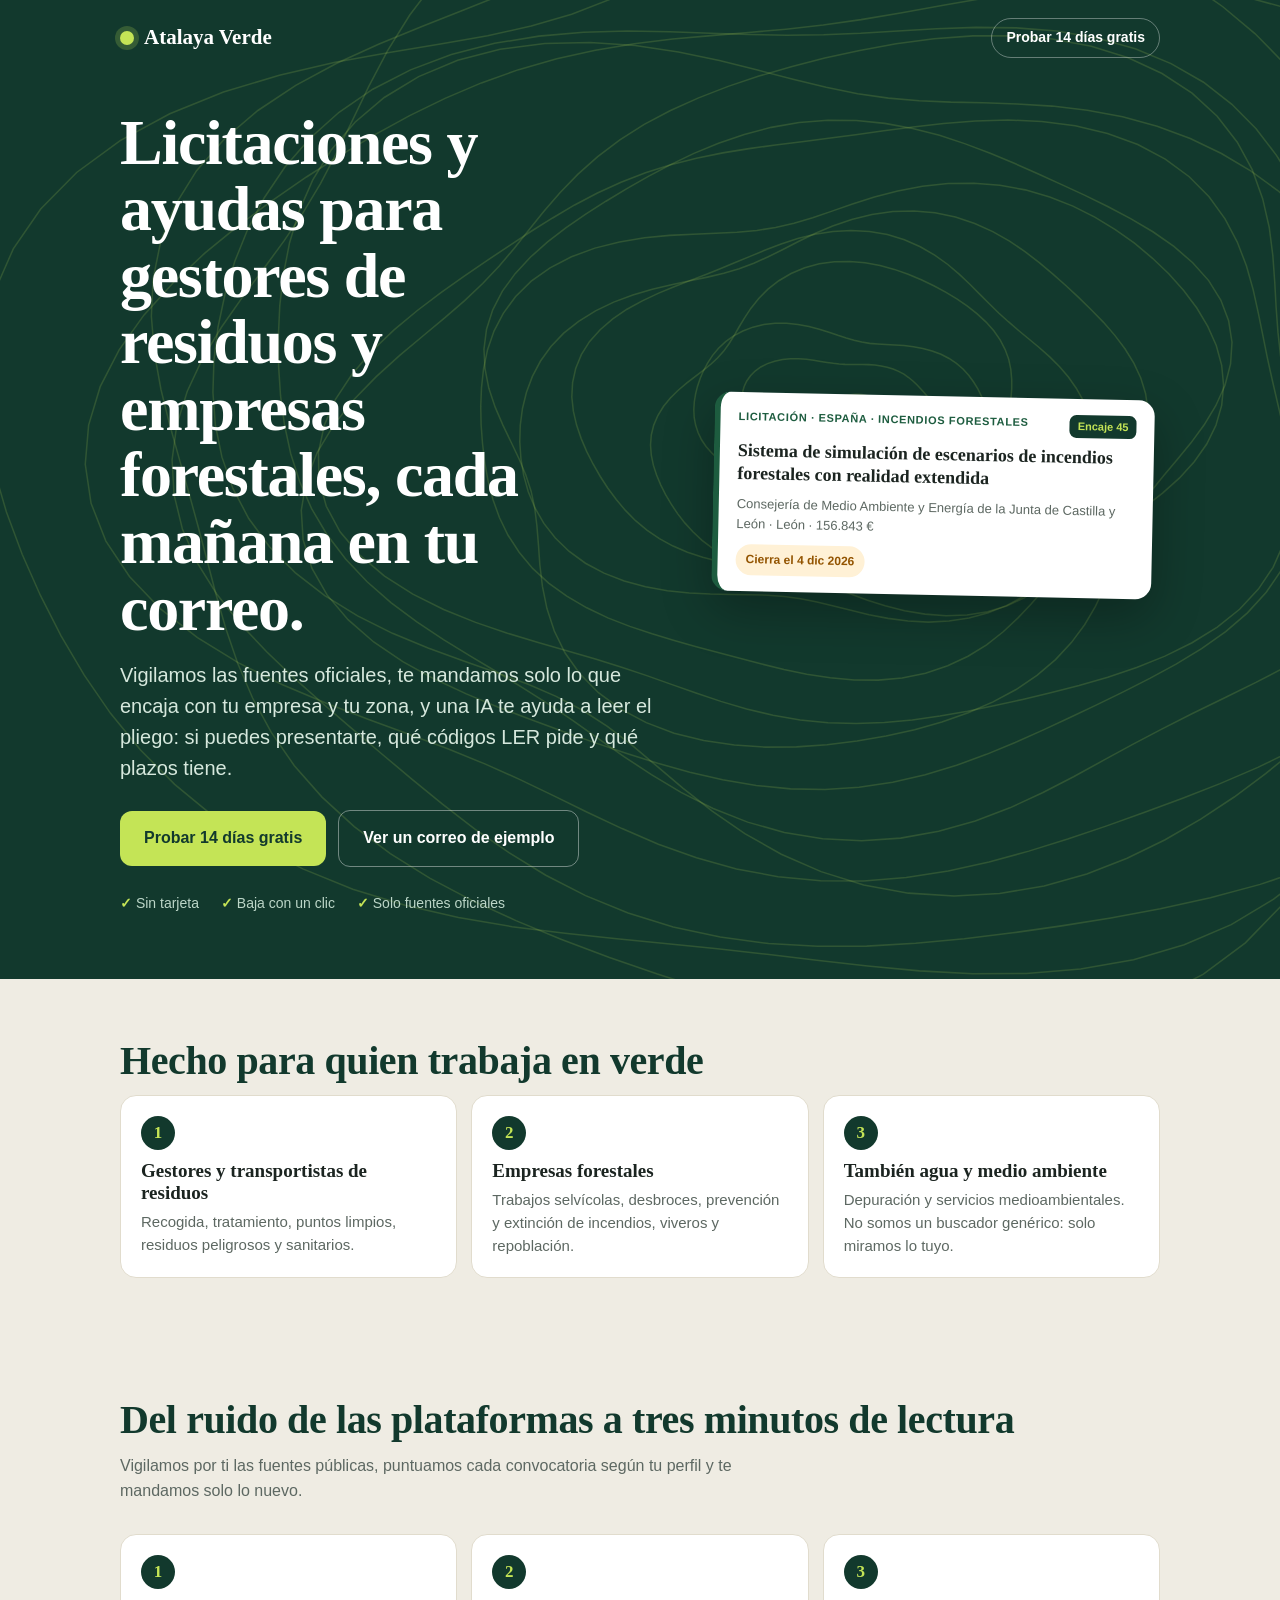
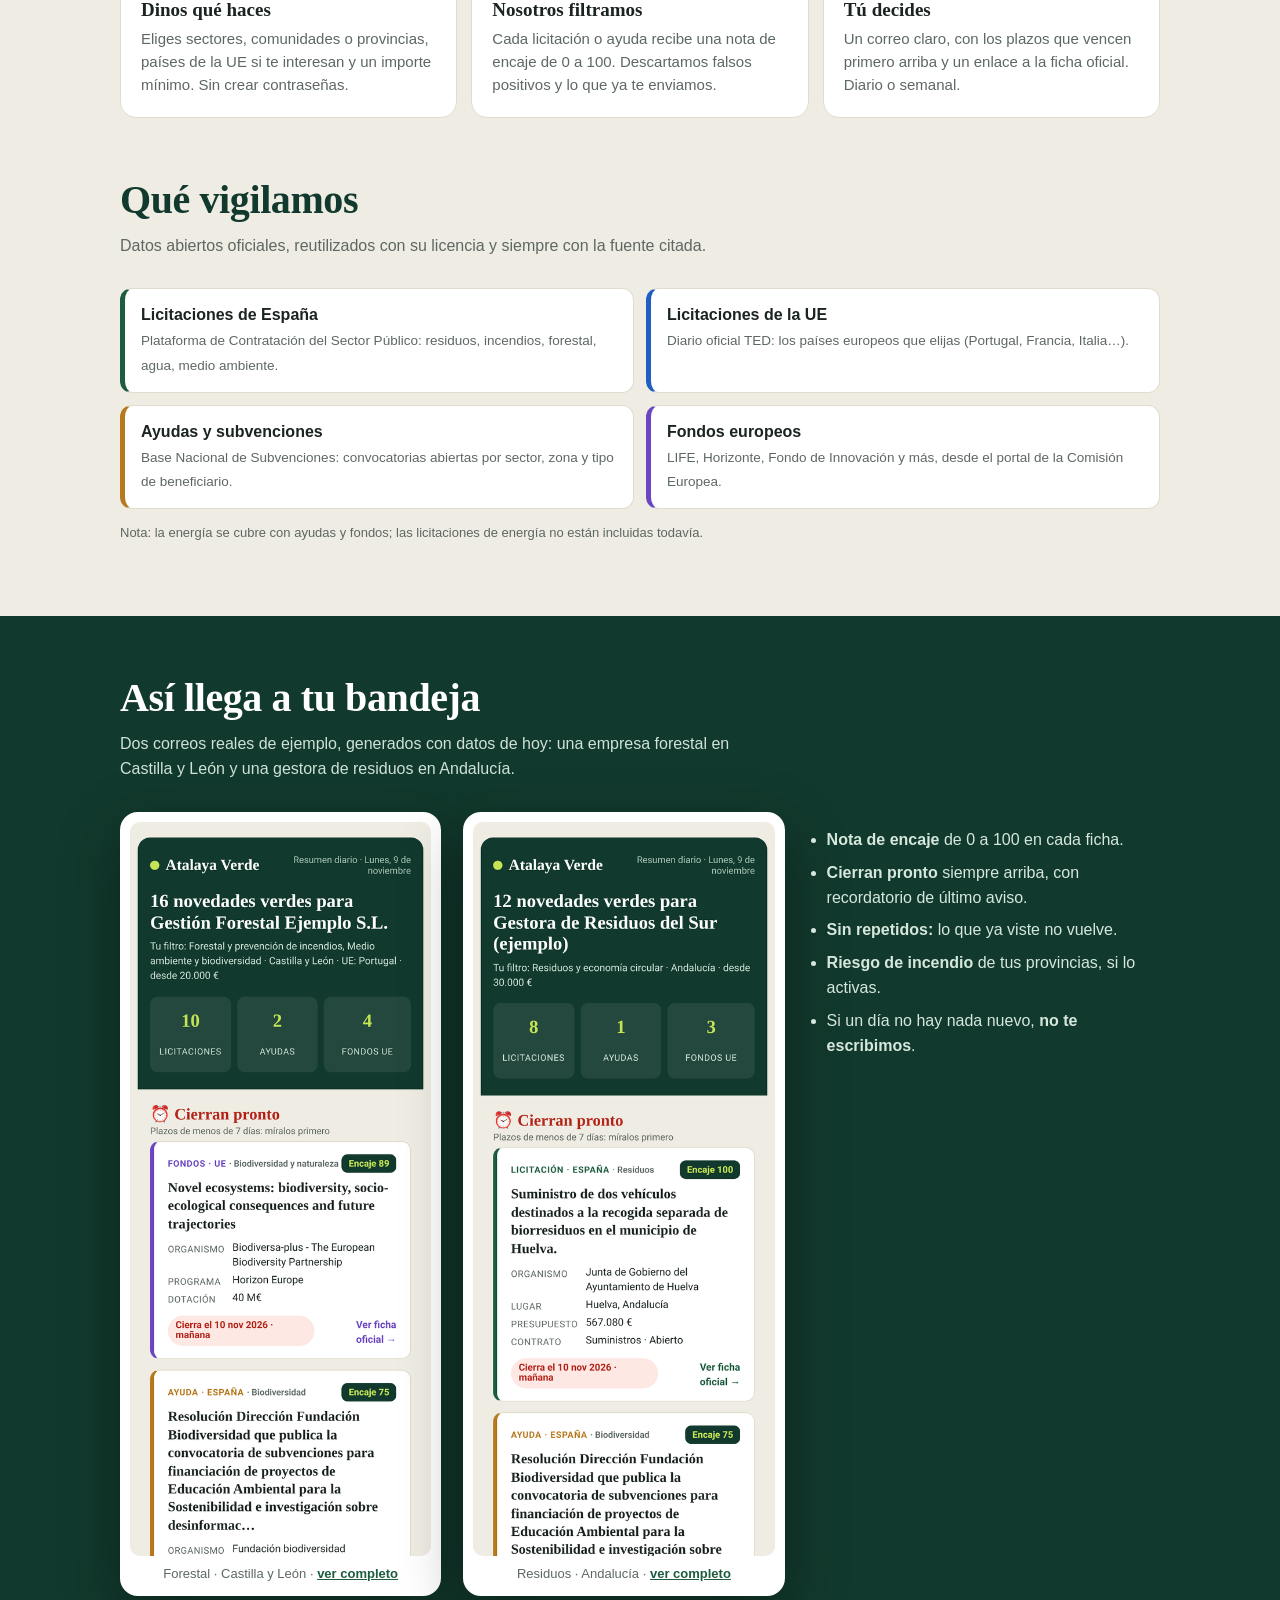
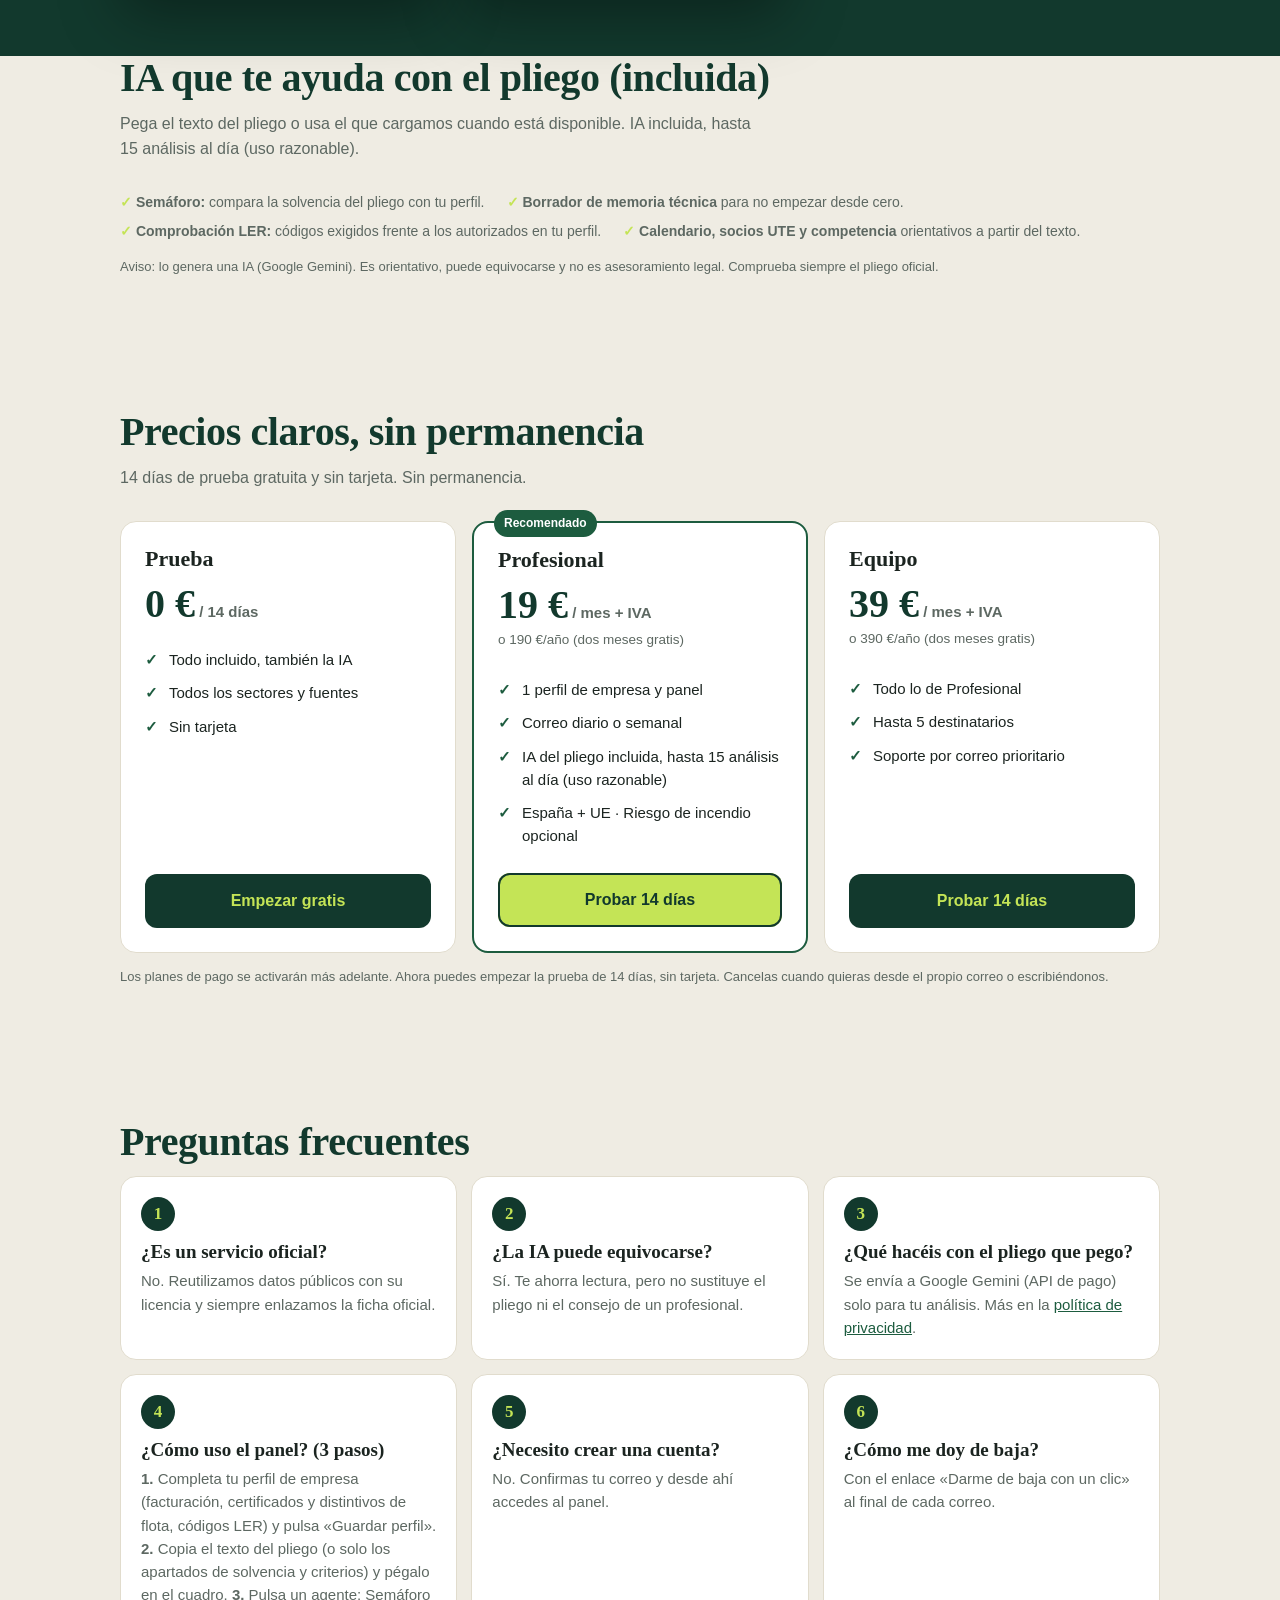
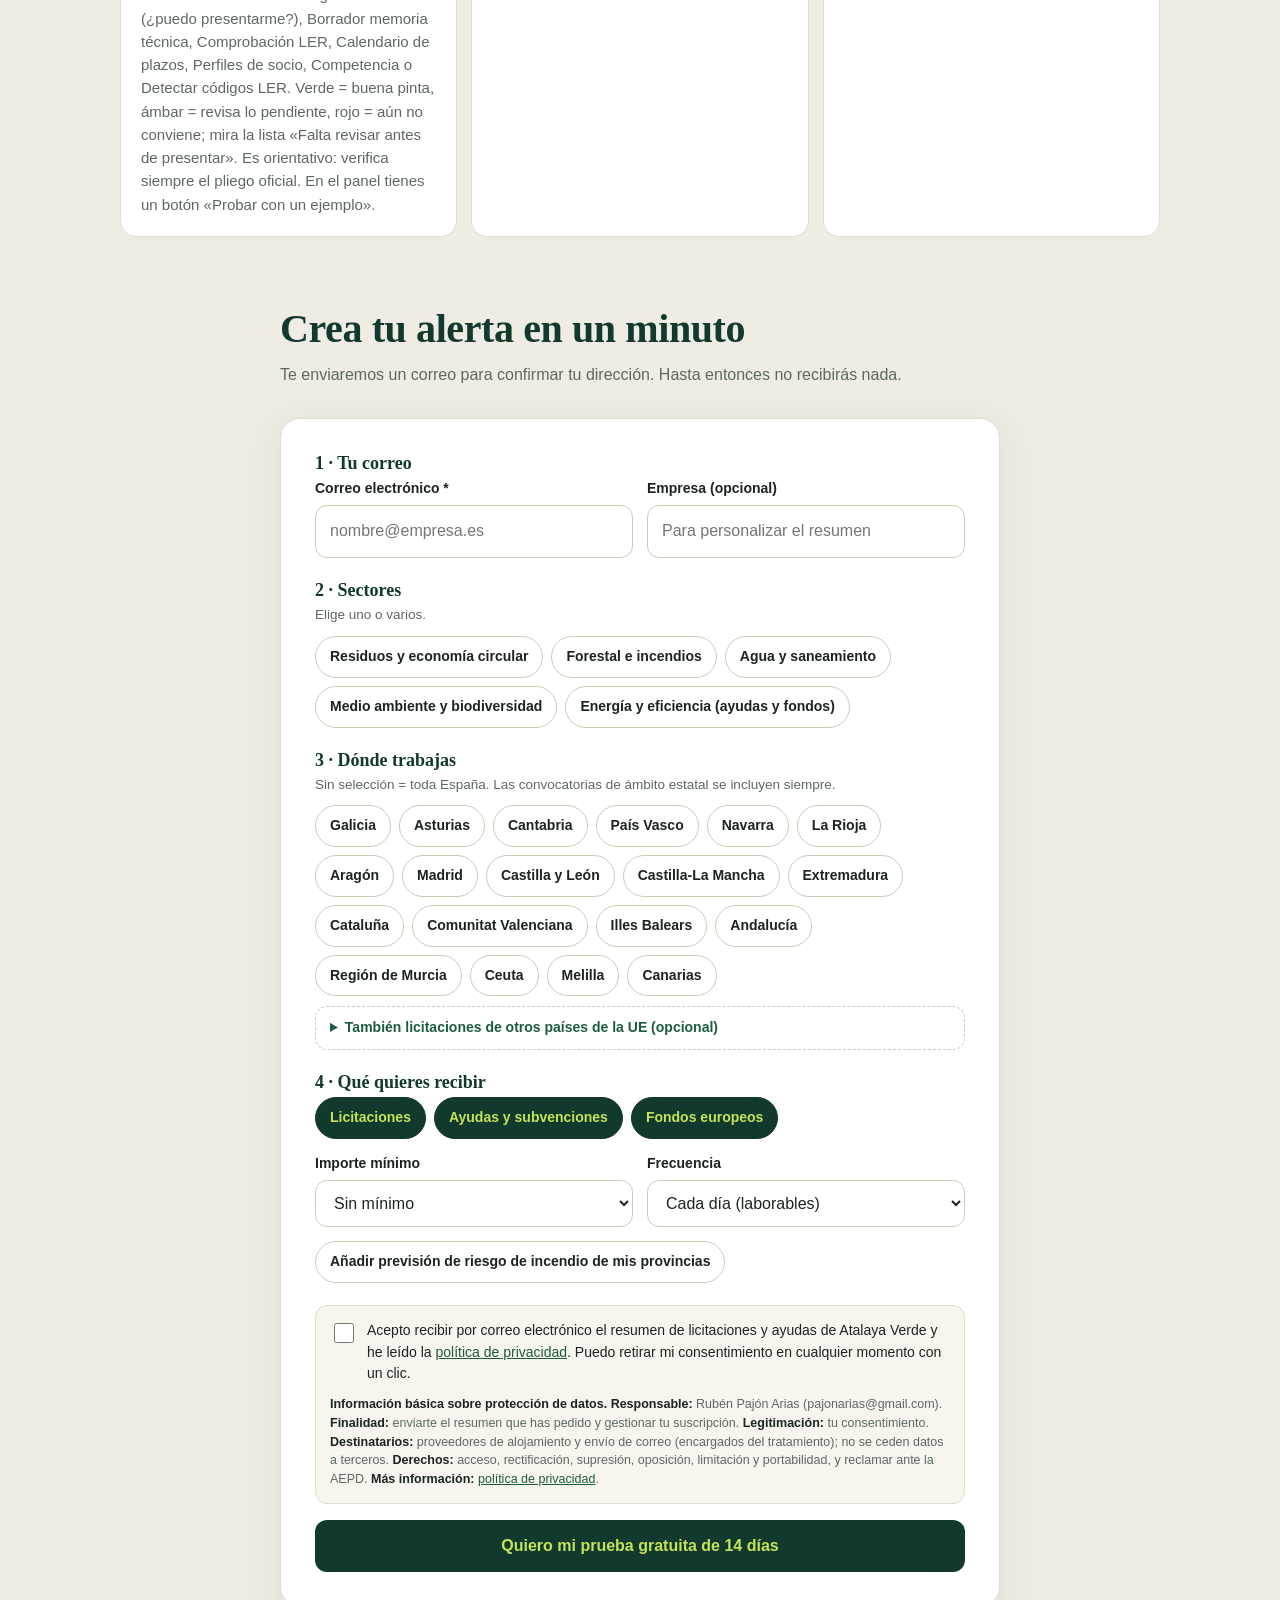
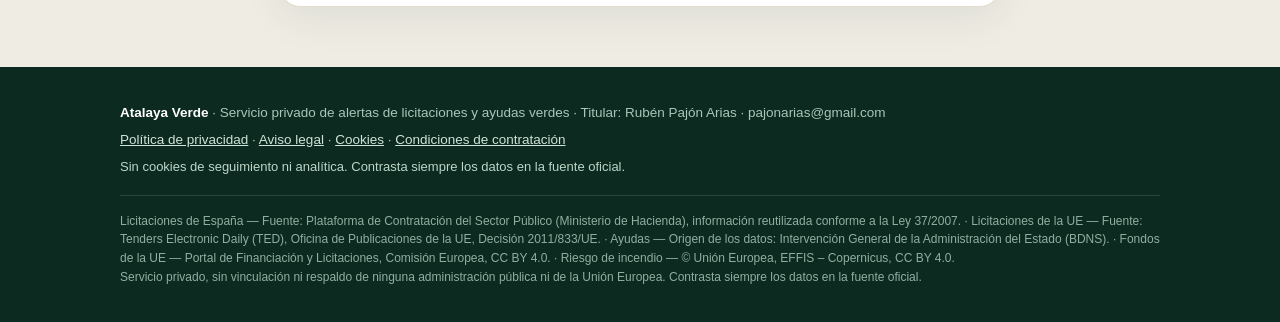
<file: index.html>
<!doctype html>
<html lang="es">
<head>
<meta charset="utf-8">
<meta name="viewport" content="width=device-width,initial-scale=1">
<title>Atalaya Verde · Alertas de licitaciones y ayudas verdes en tu correo</title>
<meta name="description" content="Resumen diario o semanal de licitaciones públicas y ayudas verdes (residuos, forestal, agua, medio ambiente, energía) filtradas por tu sector y tu zona, con plazos y puntuación de encaje.">
<link rel="icon" href="favicon.svg" type="image/svg+xml">
<link rel="stylesheet" href="styles.css?v=20261119p">
<link rel="canonical" href="https://atalayaverde.github.io/"><meta property="og:url" content="https://atalayaverde.github.io/"></head>
<body>
<header class="hero">
  <div class="wrap">
    <nav class="nav"><a class="brand" href="index.html"><i></i>Atalaya Verde</a><a class="btn-s" href="#alta">Probar 14 días gratis</a></nav>
    <div class="hero-grid">
      <div>
        <h1>Licitaciones y ayudas para gestores de residuos y empresas forestales, cada mañana en tu correo.</h1>
        <p class="lead">Vigilamos las fuentes oficiales, te mandamos solo lo que encaja con tu empresa y tu zona, y una IA te ayuda a leer el pliego: si puedes presentarte, qué códigos LER pide y qué plazos tiene.</p>
        <div class="cta"><a class="btn" href="#alta">Probar 14 días gratis</a><a class="btn btn-ghost" href="#ejemplo">Ver un correo de ejemplo</a></div>
        <ul class="ticks"><li>Sin tarjeta</li><li>Baja con un clic</li><li>Solo fuentes oficiales</li></ul>
      </div>
      <aside class="mini" aria-label="Ejemplo de alerta">
        <div class="t"><span>Licitación · España · Incendios forestales</span><b>Encaje 45</b></div>
        <h3>Sistema de simulación de escenarios de incendios forestales con realidad extendida</h3>
        <div class="m">Consejería de Medio Ambiente y Energía de la Junta de Castilla y León · León · 156.843 €</div>
        <span class="pill a">Cierra el 4 dic 2026</span>
      </aside>
    </div>
  </div>
</header>

<section id="para-quien"><div class="wrap">
  <h2>Hecho para quien trabaja en verde</h2>
  <div class="steps">
    <div class="step"><h3>Gestores y transportistas de residuos</h3><p>Recogida, tratamiento, puntos limpios, residuos peligrosos y sanitarios.</p></div>
    <div class="step"><h3>Empresas forestales</h3><p>Trabajos selvícolas, desbroces, prevención y extinción de incendios, viveros y repoblación.</p></div>
    <div class="step"><h3>También agua y medio ambiente</h3><p>Depuración y servicios medioambientales. No somos un buscador genérico: solo miramos lo tuyo.</p></div>
  </div>
</div></section>

<section id="como"><div class="wrap">
  <h2>Del ruido de las plataformas a tres minutos de lectura</h2>
  <p class="sub">Vigilamos por ti las fuentes públicas, puntuamos cada convocatoria según tu perfil y te mandamos solo lo nuevo.</p>
  <div class="steps">
    <div class="step"><h3>Dinos qué haces</h3><p>Eliges sectores, comunidades o provincias, países de la UE si te interesan y un importe mínimo. Sin crear contraseñas.</p></div>
    <div class="step"><h3>Nosotros filtramos</h3><p>Cada licitación o ayuda recibe una nota de encaje de 0 a 100. Descartamos falsos positivos y lo que ya te enviamos.</p></div>
    <div class="step"><h3>Tú decides</h3><p>Un correo claro, con los plazos que vencen primero arriba y un enlace a la ficha oficial. Diario o semanal.</p></div>
  </div>
</div></section>

<section style="padding-top:0"><div class="wrap">
  <h2>Qué vigilamos</h2>
  <p class="sub">Datos abiertos oficiales, reutilizados con su licencia y siempre con la fuente citada.</p>
  <div class="sources">
    <div class="src"><b>Licitaciones de España</b><span>Plataforma de Contratación del Sector Público: residuos, incendios, forestal, agua, medio ambiente.</span></div>
    <div class="src ue"><b>Licitaciones de la UE</b><span>Diario oficial TED: los países europeos que elijas (Portugal, Francia, Italia…).</span></div>
    <div class="src ay"><b>Ayudas y subvenciones</b><span>Base Nacional de Subvenciones: convocatorias abiertas por sector, zona y tipo de beneficiario.</span></div>
    <div class="src fo"><b>Fondos europeos</b><span>LIFE, Horizonte, Fondo de Innovación y más, desde el portal de la Comisión Europea.</span></div>
  </div>
  <p class="note">Nota: la energía se cubre con ayudas y fondos; las licitaciones de energía no están incluidas todavía.</p>
</div></section>

<section class="sample" id="ejemplo"><div class="wrap">
  <h2>Así llega a tu bandeja</h2>
  <p class="sub">Dos correos reales de ejemplo, generados con datos de hoy: una empresa forestal en Castilla y León y una gestora de residuos en Andalucía.</p>
  <div class="shots">
    <div class="shot"><img src="img/muestra-forestal-cyl-mobile.png" alt="Correo de ejemplo para una empresa forestal en Castilla y León" loading="lazy"><div class="cap">Forestal · Castilla y León · <a href="ejemplos/muestra-forestal-cyl.html">ver completo</a></div></div>
    <div class="shot"><img src="img/muestra-residuos-and-mobile.png" alt="Correo de ejemplo para una gestora de residuos en Andalucía" loading="lazy"><div class="cap">Residuos · Andalucía · <a href="ejemplos/muestra-residuos-and.html">ver completo</a></div></div>
    <div class="txt"><ul>
      <li><b>Nota de encaje</b> de 0 a 100 en cada ficha.</li>
      <li><b>Cierran pronto</b> siempre arriba, con recordatorio de último aviso.</li>
      <li><b>Sin repetidos:</b> lo que ya viste no vuelve.</li>
      <li><b>Riesgo de incendio</b> de tus provincias, si lo activas.</li>
      <li>Si un día no hay nada nuevo, <b>no te escribimos</b>.</li>
    </ul></div>
  </div>
</div></section>

<section id="ia" style="padding-top:0"><div class="wrap">
  <h2>IA que te ayuda con el pliego (incluida)</h2>
  <p class="sub">Pega el texto del pliego o usa el que cargamos cuando está disponible. IA incluida, hasta 15 análisis al día (uso razonable).</p>
  <ul class="ticks" style="color:var(--mute)">
    <li><strong>Semáforo:</strong> compara la solvencia del pliego con tu perfil.</li>
    <li><strong>Borrador de memoria técnica</strong> para no empezar desde cero.</li>
    <li><strong>Comprobación LER:</strong> códigos exigidos frente a los autorizados en tu perfil.</li>
    <li><strong>Calendario, socios UTE y competencia</strong> orientativos a partir del texto.</li>
  </ul>
  <p class="note">Aviso: lo genera una IA (Google Gemini). Es orientativo, puede equivocarse y no es asesoramiento legal. Comprueba siempre el pliego oficial.</p>
</div></section>

<section id="precios"><div class="wrap">
  <h2>Precios claros, sin permanencia</h2>
  <p class="sub">14 días de prueba gratuita y sin tarjeta. Sin permanencia.</p>
  <div class="plans">
    <div class="plan"><h3>Prueba</h3><div class="price">0 €<small> / 14 días</small></div>
      <ul><li>Todo incluido, también la IA</li><li>Todos los sectores y fuentes</li><li>Sin tarjeta</li></ul><a class="btn" href="#alta">Empezar gratis</a></div>
    <div class="plan hot"><h3>Profesional</h3><div class="price">19 €<small> / mes + IVA</small></div>
      <p class="hint" style="margin:0 0 8px">o 190 €/año (dos meses gratis)</p>
      <ul><li>1 perfil de empresa y panel</li><li>Correo diario o semanal</li><li>IA del pliego incluida, hasta 15 análisis al día (uso razonable)</li><li>España + UE · Riesgo de incendio opcional</li></ul><a class="btn" data-plan="pro" href="#alta">Probar 14 días</a></div>
    <div class="plan"><h3>Equipo</h3><div class="price">39 €<small> / mes + IVA</small></div>
      <p class="hint" style="margin:0 0 8px">o 390 €/año (dos meses gratis)</p>
      <ul><li>Todo lo de Profesional</li><li>Hasta 5 destinatarios</li><li>Soporte por correo prioritario</li></ul><a class="btn" data-plan="equipo" href="#alta">Probar 14 días</a></div>
  </div>
  <p class="note">Los planes de pago se activarán más adelante. Ahora puedes empezar la prueba de 14 días, sin tarjeta. Cancelas cuando quieras desde el propio correo o escribiéndonos.</p>
</div></section>

<section id="faq"><div class="wrap">
  <h2>Preguntas frecuentes</h2>
  <div class="steps">
    <div class="step"><h3>¿Es un servicio oficial?</h3><p>No. Reutilizamos datos públicos con su licencia y siempre enlazamos la ficha oficial.</p></div>
    <div class="step"><h3>¿La IA puede equivocarse?</h3><p>Sí. Te ahorra lectura, pero no sustituye el pliego ni el consejo de un profesional.</p></div>
    <div class="step"><h3>¿Qué hacéis con el pliego que pego?</h3><p>Se envía a Google Gemini (API de pago) solo para tu análisis. Más en la <a href="privacidad.html">política de privacidad</a>.</p></div>
    <div class="step" id="como-funciona"><h3>¿Cómo uso el panel? (3 pasos)</h3><p><strong>1.</strong> Completa tu perfil de empresa (facturación, certificados y distintivos de flota, códigos LER) y pulsa «Guardar perfil». <strong>2.</strong> Copia el texto del pliego (o solo los apartados de solvencia y criterios) y pégalo en el cuadro. <strong>3.</strong> Pulsa un agente: Semáforo (¿puedo presentarme?), Borrador memoria técnica, Comprobación LER, Calendario de plazos, Perfiles de socio, Competencia o Detectar códigos LER. Verde = buena pinta, ámbar = revisa lo pendiente, rojo = aún no conviene; mira la lista «Falta revisar antes de presentar». Es orientativo: verifica siempre el pliego oficial. En el panel tienes un botón «Probar con un ejemplo».</p></div>
    <div class="step"><h3>¿Necesito crear una cuenta?</h3><p>No. Confirmas tu correo y desde ahí accedes al panel.</p></div>
    <div class="step"><h3>¿Cómo me doy de baja?</h3><p>Con el enlace «Darme de baja con un clic» al final de cada correo.</p></div>
  </div>
</div></section>

<section id="alta" style="padding-top:10px"><div class="wrap" style="max-width:760px">
  <h2>Crea tu alerta en un minuto</h2>
  <p class="sub">Te enviaremos un correo para confirmar tu dirección. Hasta entonces no recibirás nada.</p>
  <form class="formcard" id="form" novalidate>
    <fieldset>
      <legend>1 · Tu correo</legend>
      <div class="row two">
        <div><label class="f" for="email">Correo electrónico *</label><input id="email" type="email" autocomplete="email" inputmode="email" required maxlength="254" placeholder="nombre@empresa.es"></div>
        <div><label class="f" for="company">Empresa (opcional)</label><input id="company" type="text" autocomplete="organization" maxlength="120" placeholder="Para personalizar el resumen"></div>
      </div>
    </fieldset>
    <fieldset>
      <legend>2 · Sectores</legend><p class="hint">Elige uno o varios.</p>
      <div class="chips" id="sectors"></div>
    </fieldset>
    <fieldset>
      <legend>3 · Dónde trabajas</legend><p class="hint">Sin selección = toda España. Las convocatorias de ámbito estatal se incluyen siempre.</p>
      <div class="chips" id="ccaa"></div>
      <details id="provBox" hidden><summary>Afinar por provincia (opcional)</summary><div class="chips" id="provs" style="margin-top:10px"></div></details>
      <details><summary>También licitaciones de otros países de la UE (opcional)</summary><div class="chips" id="eu" style="margin-top:10px"></div></details>
    </fieldset>
    <fieldset>
      <legend>4 · Qué quieres recibir</legend>
      <div class="chips" id="types"></div>
      <div class="row two" style="margin-top:14px">
        <div><label class="f" for="budget">Importe mínimo</label>
          <select id="budget"><option value="0">Sin mínimo</option><option value="20000">Desde 20.000 €</option><option value="50000">Desde 50.000 €</option><option value="100000">Desde 100.000 €</option><option value="500000">Desde 500.000 €</option><option value="1000000">Desde 1.000.000 €</option></select></div>
        <div><label class="f" for="freq">Frecuencia</label>
          <select id="freq"><option value="daily">Cada día (laborables)</option><option value="weekly">Cada semana (lunes)</option></select></div>
      </div>
      <div class="chips" style="margin-top:14px"><label class="chip"><input type="checkbox" id="fire"><span>Añadir previsión de riesgo de incendio de mis provincias</span></label></div>
    </fieldset>

    <div class="hp" aria-hidden="true"><label>No rellenes este campo <input type="text" id="website" tabindex="-1" autocomplete="off"></label></div>

    <div class="consent">
      <label><input type="checkbox" id="consent" required><span>Acepto recibir por correo electrónico el resumen de licitaciones y ayudas de Atalaya Verde y he leído la <a href="privacidad.html" target="_blank" rel="noopener">política de privacidad</a>. Puedo retirar mi consentimiento en cualquier momento con un clic.</span></label>
      <div class="l1"><b>Información básica sobre protección de datos.</b> <b>Responsable:</b> Rubén Pajón Arias (pajonarias@gmail.com). <b>Finalidad:</b> enviarte el resumen que has pedido y gestionar tu suscripción. <b>Legitimación:</b> tu consentimiento. <b>Destinatarios:</b> proveedores de alojamiento y envío de correo (encargados del tratamiento); no se ceden datos a terceros. <b>Derechos:</b> acceso, rectificación, supresión, oposición, limitación y portabilidad, y reclamar ante la AEPD. <b>Más información:</b> <a href="privacidad.html" target="_blank" rel="noopener">política de privacidad</a>.</div>
    </div>
    <button class="btn" type="submit" id="submit">Quiero mi prueba gratuita de 14 días</button>
    <div id="msg" role="status" aria-live="polite"></div>
  </form>
</div></section>

<footer><div class="wrap">
  <div><b style="color:#fff">Atalaya Verde</b> · Servicio privado de alertas de licitaciones y ayudas verdes · Titular: Rubén Pajón Arias · pajonarias@gmail.com</div>
  <div style="margin-top:6px"><a href="privacidad.html">Política de privacidad</a> · <a href="aviso-legal.html">Aviso legal</a> · <a href="cookies.html">Cookies</a> · <a href="condiciones.html">Condiciones de contratación</a></div>
  <div style="margin-top:6px;font-size:13px;color:#bcd6c8">Sin cookies de seguimiento ni analítica. Contrasta siempre los datos en la fuente oficial.</div>
  <div class="attr">
    Licitaciones de España — Fuente: Plataforma de Contratación del Sector Público (Ministerio de Hacienda), información reutilizada conforme a la Ley 37/2007. ·
    Licitaciones de la UE — Fuente: Tenders Electronic Daily (TED), Oficina de Publicaciones de la UE, Decisión 2011/833/UE. ·
    Ayudas — Origen de los datos: Intervención General de la Administración del Estado (BDNS). ·
    Fondos de la UE — Portal de Financiación y Licitaciones, Comisión Europea, CC BY 4.0. ·
    Riesgo de incendio — © Unión Europea, EFFIS – Copernicus, CC BY 4.0.<br>
    Servicio privado, sin vinculación ni respaldo de ninguna administración pública ni de la Unión Europea. Contrasta siempre los datos en la fuente oficial.
  </div>
</div></footer>
<script src="config.js?v=20261126"></script>
<script src="app.js?v=20261126"></script>
</body></html>
</file>
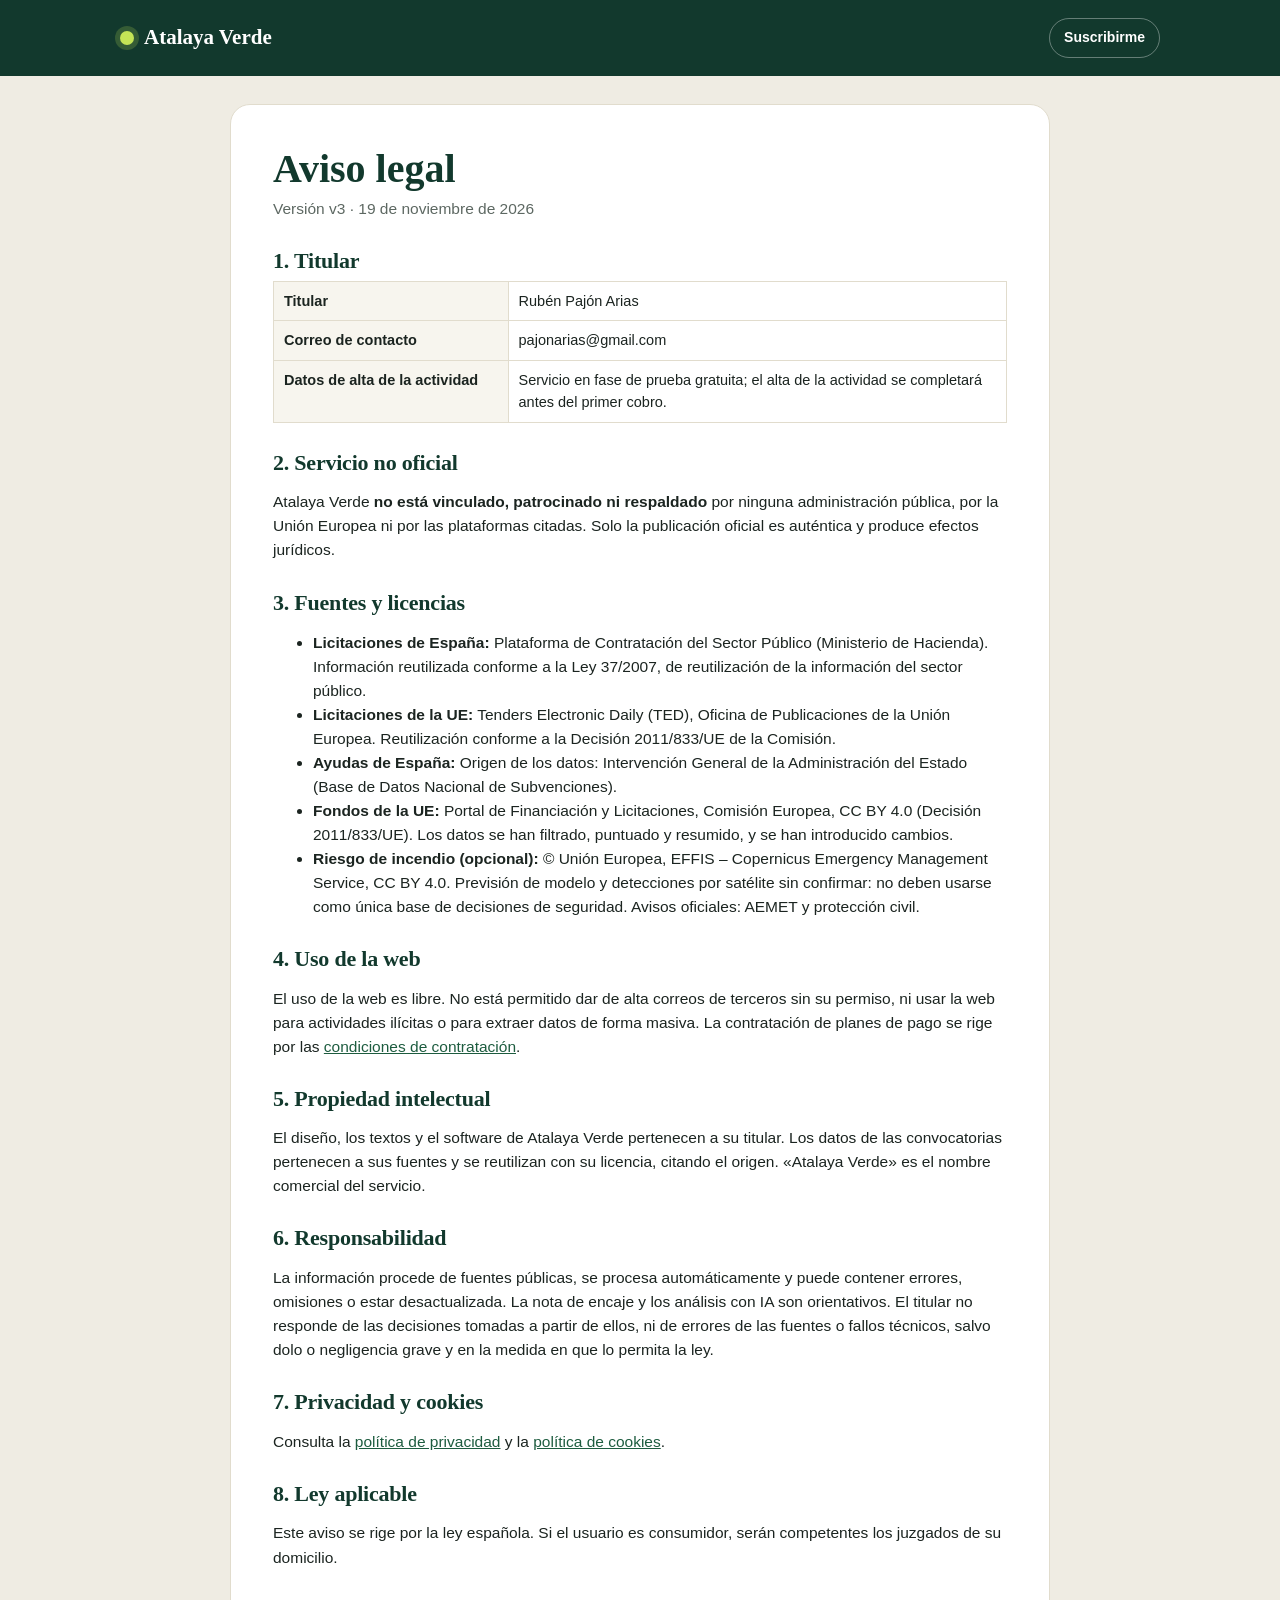
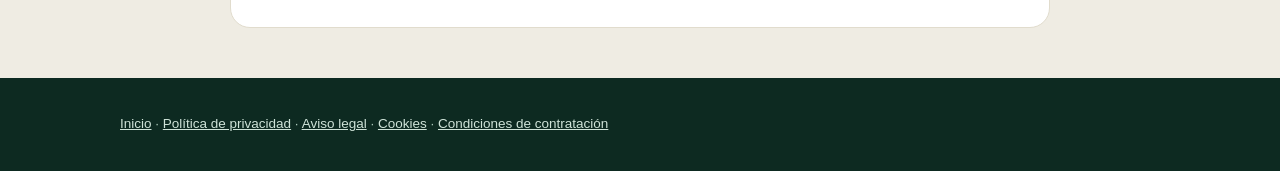
<file: aviso-legal.html>
<!doctype html><html lang="es"><head><meta charset="utf-8"><meta name="viewport" content="width=device-width,initial-scale=1"><meta name="robots" content="noindex"><link rel="icon" href="favicon.svg" type="image/svg+xml"><link rel="stylesheet" href="styles.css"><title>Aviso legal · Atalaya Verde</title><link rel="canonical" href="https://atalayaverde.github.io/aviso-legal.html"><meta property="og:url" content="https://atalayaverde.github.io/aviso-legal.html"></head><body>
<header style="background:#12392d"><div class="wrap"><nav class="nav"><a class="brand" href="index.html"><i></i>Atalaya Verde</a><a class="btn-s" href="index.html#alta">Suscribirme</a></nav></div></header>
<main class="wrap"><article class="page">
<h1>Aviso legal</h1>
<p class="hint">Versión v3 · 19 de noviembre de 2026</p>

<h2>1. Titular</h2>
<table class="t">
<tr><th>Titular</th><td>Rubén Pajón Arias</td></tr>

<tr><th>Correo de contacto</th><td>pajonarias@gmail.com</td></tr>
<tr><th>Datos de alta de la actividad</th><td>Servicio en fase de prueba gratuita; el alta de la actividad se completará antes del primer cobro.</td></tr>
</table>

<h2>2. Servicio no oficial</h2>
<p>Atalaya Verde <b>no está vinculado, patrocinado ni respaldado</b> por ninguna administración pública, por la Unión Europea ni por las plataformas citadas. Solo la publicación oficial es auténtica y produce efectos jurídicos.</p>

<h2>3. Fuentes y licencias</h2>
<ul>
<li><b>Licitaciones de España:</b> Plataforma de Contratación del Sector Público (Ministerio de Hacienda). Información reutilizada conforme a la Ley 37/2007, de reutilización de la información del sector público.</li>
<li><b>Licitaciones de la UE:</b> Tenders Electronic Daily (TED), Oficina de Publicaciones de la Unión Europea. Reutilización conforme a la Decisión 2011/833/UE de la Comisión.</li>
<li><b>Ayudas de España:</b> Origen de los datos: Intervención General de la Administración del Estado (Base de Datos Nacional de Subvenciones).</li>
<li><b>Fondos de la UE:</b> Portal de Financiación y Licitaciones, Comisión Europea, CC BY 4.0 (Decisión 2011/833/UE). Los datos se han filtrado, puntuado y resumido, y se han introducido cambios.</li>
<li><b>Riesgo de incendio (opcional):</b> © Unión Europea, EFFIS – Copernicus Emergency Management Service, CC BY 4.0. Previsión de modelo y detecciones por satélite sin confirmar: no deben usarse como única base de decisiones de seguridad. Avisos oficiales: AEMET y protección civil.</li>
</ul>

<h2>4. Uso de la web</h2>
<p>El uso de la web es libre. No está permitido dar de alta correos de terceros sin su permiso, ni usar la web para actividades ilícitas o para extraer datos de forma masiva. La contratación de planes de pago se rige por las <a href="condiciones.html">condiciones de contratación</a>.</p>

<h2>5. Propiedad intelectual</h2>
<p>El diseño, los textos y el software de Atalaya Verde pertenecen a su titular. Los datos de las convocatorias pertenecen a sus fuentes y se reutilizan con su licencia, citando el origen. «Atalaya Verde» es el nombre comercial del servicio.</p>

<h2>6. Responsabilidad</h2>
<p>La información procede de fuentes públicas, se procesa automáticamente y puede contener errores, omisiones o estar desactualizada. La nota de encaje y los análisis con IA son orientativos. El titular no responde de las decisiones tomadas a partir de ellos, ni de errores de las fuentes o fallos técnicos, salvo dolo o negligencia grave y en la medida en que lo permita la ley.</p>

<h2>7. Privacidad y cookies</h2>
<p>Consulta la <a href="privacidad.html">política de privacidad</a> y la <a href="cookies.html">política de cookies</a>.</p>

<h2>8. Ley aplicable</h2>
<p>Este aviso se rige por la ley española. Si el usuario es consumidor, serán competentes los juzgados de su domicilio.</p>
</article></main><footer><div class="wrap"><a href="index.html">Inicio</a> · <a href="privacidad.html">Política de privacidad</a> · <a href="aviso-legal.html">Aviso legal</a> · <a href="cookies.html">Cookies</a> · <a href="condiciones.html">Condiciones de contratación</a></div></footer></body></html>
</file>
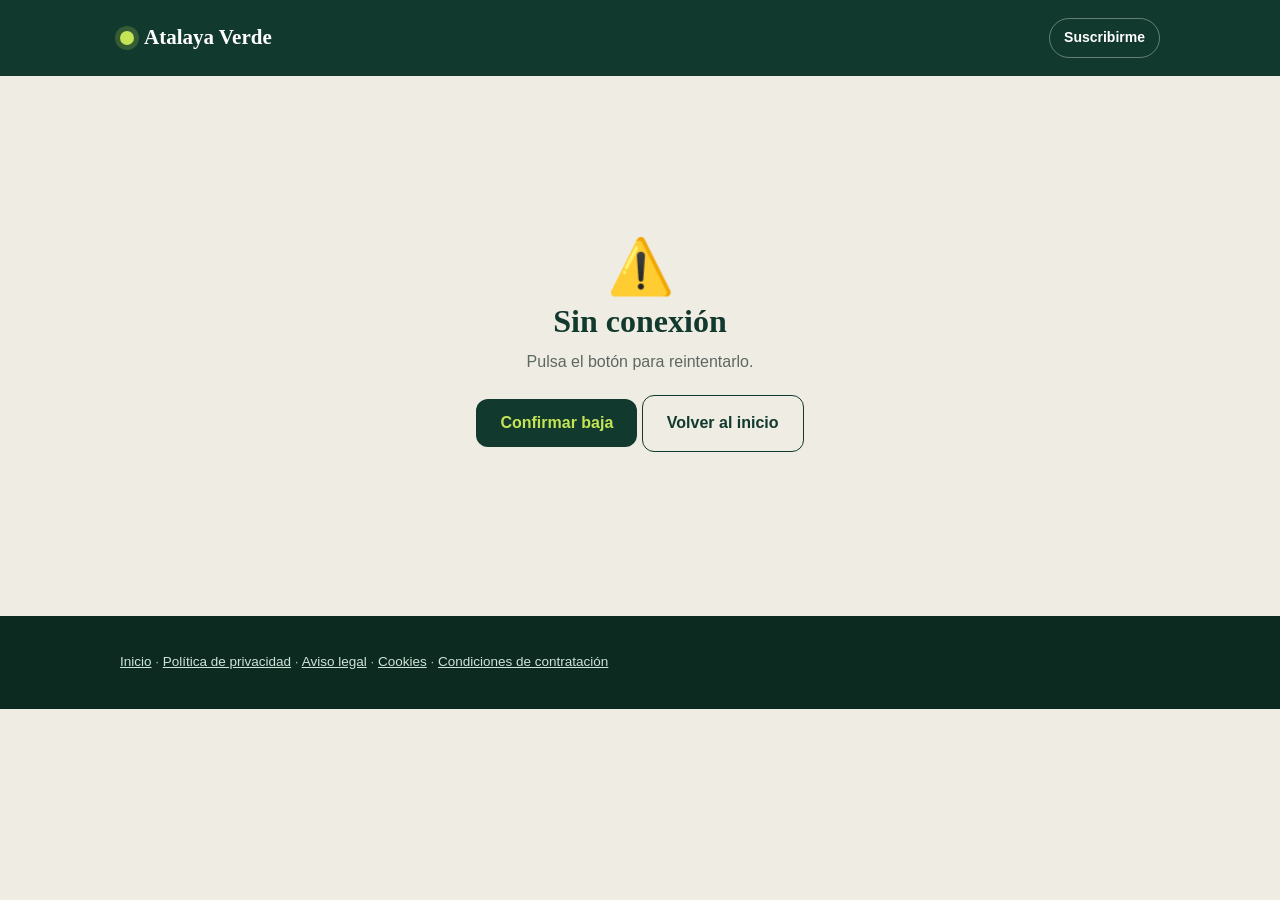
<file: baja.html>
<!doctype html><html lang="es"><head><meta charset="utf-8"><meta name="viewport" content="width=device-width,initial-scale=1"><meta name="robots" content="noindex"><meta name="referrer" content="no-referrer"><link rel="icon" href="favicon.svg" type="image/svg+xml"><link rel="stylesheet" href="styles.css"><title>Darme de baja · Atalaya Verde</title><link rel="canonical" href="https://atalayaverde.github.io/baja.html"><meta property="og:url" content="https://atalayaverde.github.io/baja.html"></head><body><header style="background:#12392d"><div class="wrap"><nav class="nav"><a class="brand" href="index.html"><i></i>Atalaya Verde</a><a class="btn-s" href="index.html#alta">Suscribirme</a></nav></div></header>
<main class="wrap"><div class="center"><div>
<div class="big" id="ic">⏳</div><h1 id="h" style="font:700 32px Georgia,serif;color:#12392d;margin:10px 0">Tramitando tu baja…</h1><p id="p" style="color:#5d6862;max-width:32em;margin:0 auto 20px">Un momento.</p>
<button class="btn" id="retry" style="background:#12392d;color:#c4e456" hidden>Confirmar baja</button> <a class="btn" style="background:transparent;color:#12392d;border:1px solid #12392d" href="index.html">Volver al inicio</a></div></div></main><footer><div class="wrap"><a href="index.html">Inicio</a> · <a href="privacidad.html">Política de privacidad</a> · <a href="aviso-legal.html">Aviso legal</a> · <a href="cookies.html">Cookies</a> · <a href="condiciones.html">Condiciones de contratación</a></div></footer>
<script src="config.js"></script>
<script>
(() => {
  const C = window.AV_CONFIG, t = new URLSearchParams(location.search).get('t') || '';
  const el = (i) => document.getElementById(i);
  const set = (ic, h, p) => { el('ic').textContent = ic; el('h').textContent = h; el('p').textContent = p; };
  async function go() {
    try {
      const r = await fetch(C.SUPABASE_URL + '/rest/v1/rpc/unsubscribe', { method: 'POST', headers: { apikey: C.SUPABASE_KEY, Authorization: 'Bearer ' + C.SUPABASE_KEY, 'Content-Type': 'application/json' }, body: JSON.stringify({ p_token: t }) });
      const v = r.ok ? await r.json() : 'error';
      if (v === 'ok') { set('👋', 'Te has dado de baja', 'No recibirás más correos. Hemos borrado tus preferencias y el nombre de tu empresa; solo conservamos bloqueados tu correo y las fechas de consentimiento y baja, como explica la política de privacidad. Si fue un error, puedes volver a suscribirte cuando quieras.'); el('retry').hidden = true; }
      else if (v === 'invalid') { set('⚠️', 'Enlace no válido', 'No reconocemos este enlace o la baja ya estaba tramitada. Si sigues recibiendo correos, escríbenos al contacto del aviso legal y te damos de baja a mano.'); }
      else { set('⚠️', 'No hemos podido tramitar la baja', 'Pulsa el botón para reintentarlo.'); el('retry').hidden = false; }
    } catch { set('⚠️', 'Sin conexión', 'Pulsa el botón para reintentarlo.'); el('retry').hidden = false; }
  }
  el('retry').addEventListener('click', go);
  go();   // baja con un solo clic: al abrir el enlace del correo se tramita directamente
})();
</script></body></html>
</file>
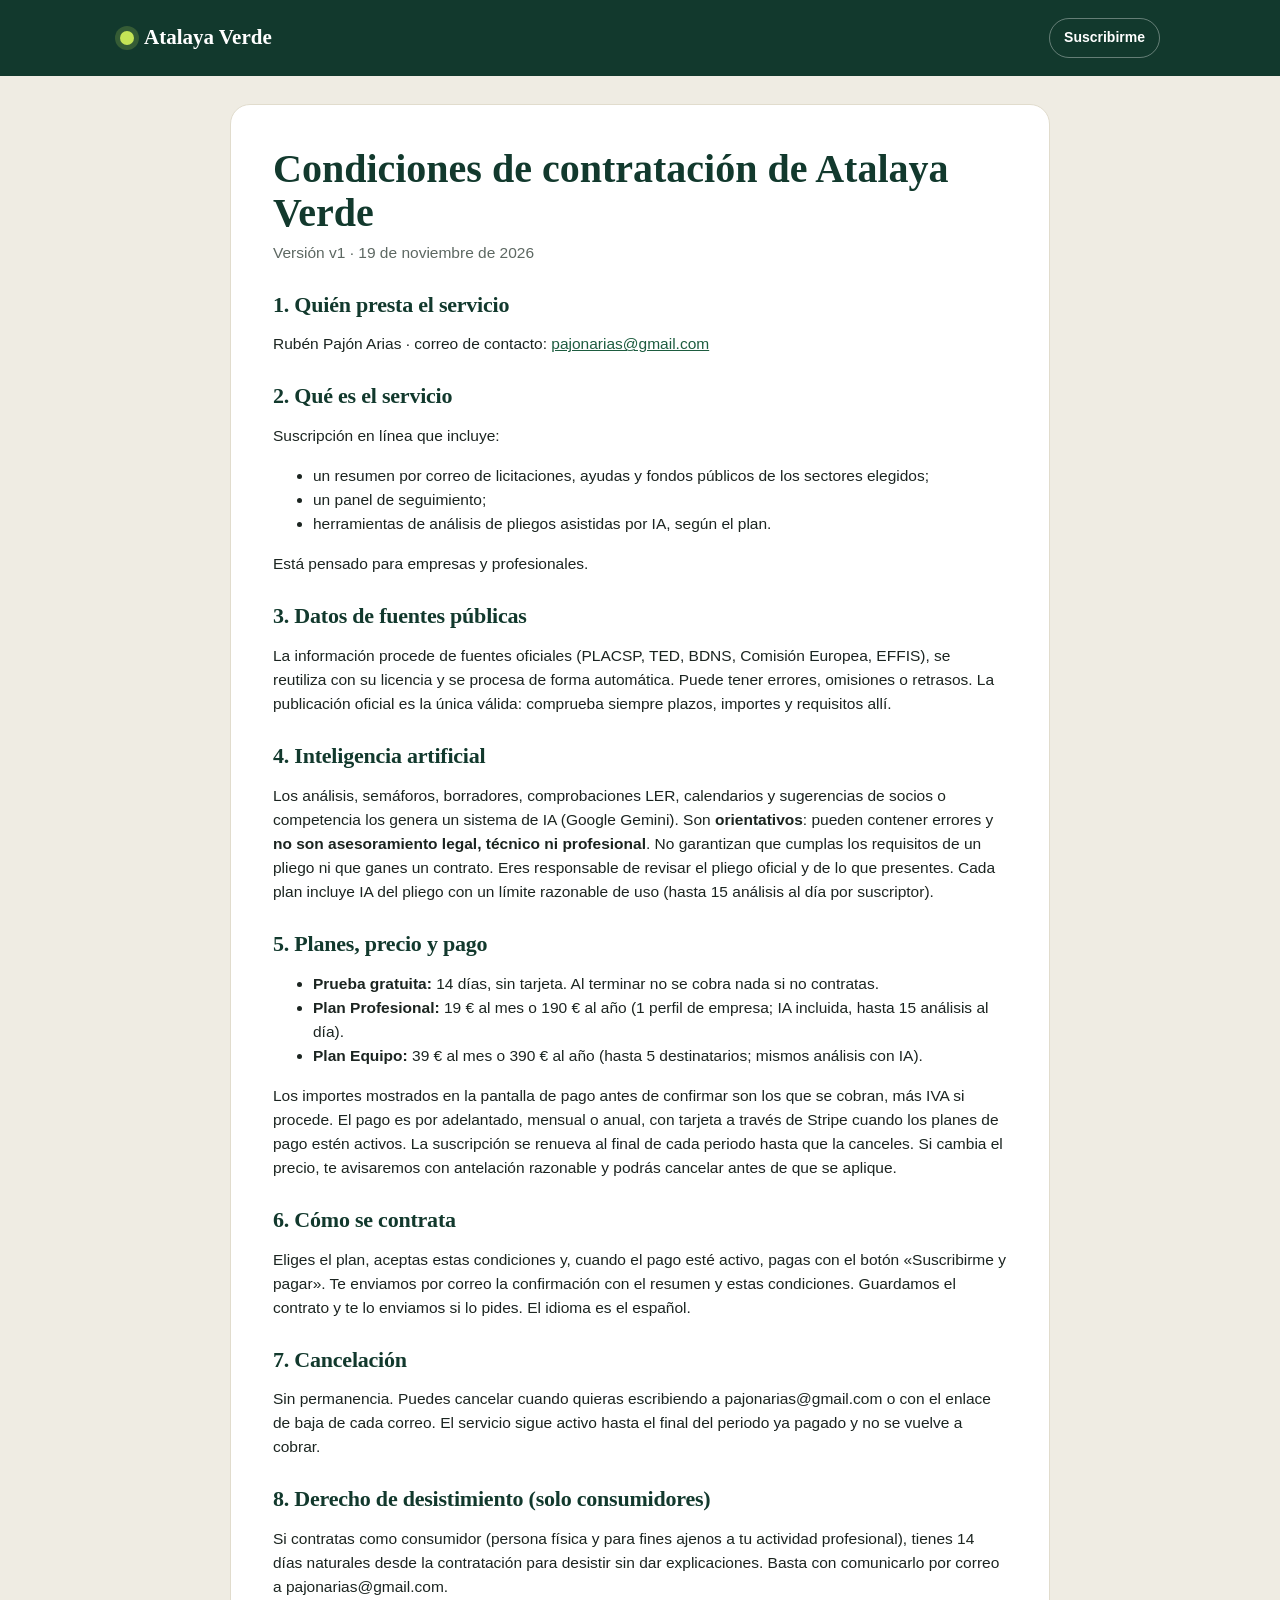
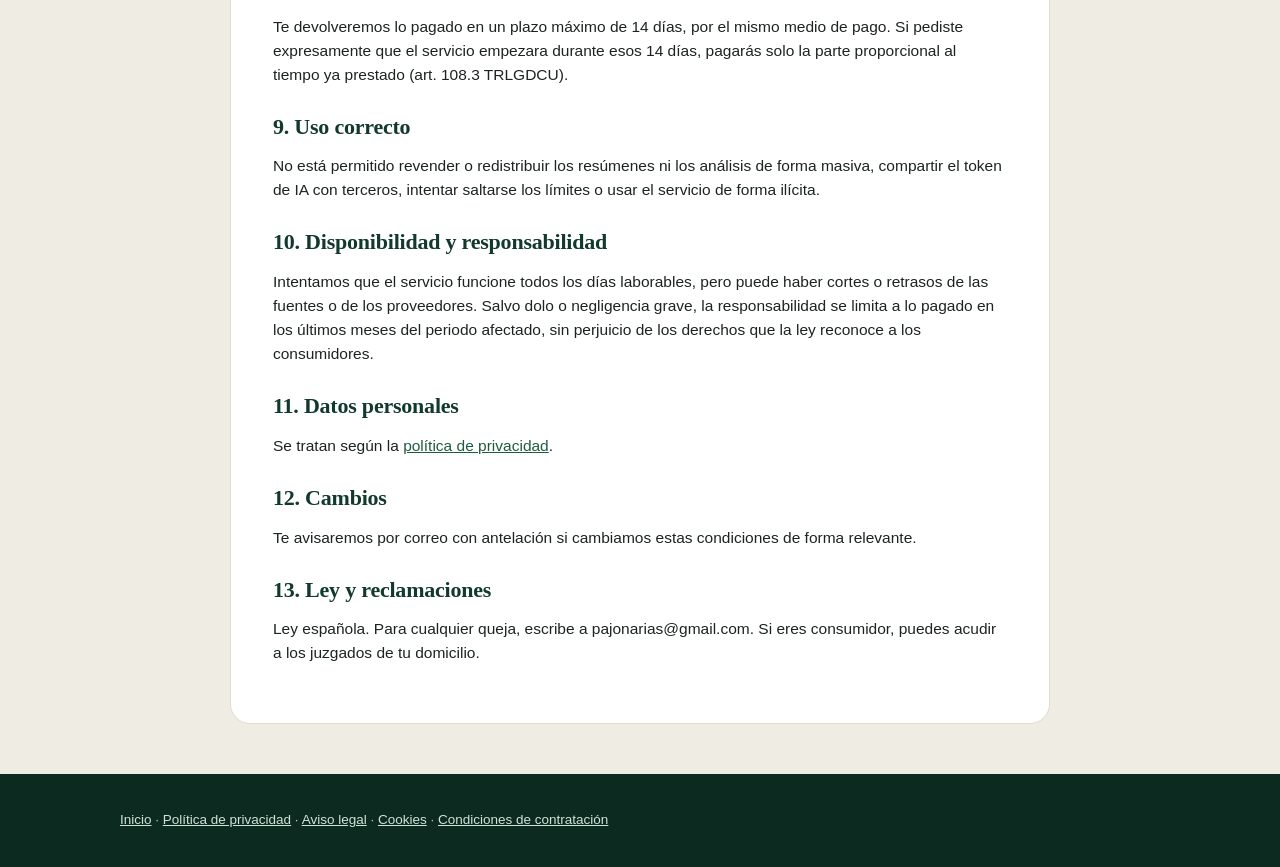
<file: condiciones.html>
<!doctype html>
<html lang="es">
<head>
<meta charset="utf-8">
<meta name="viewport" content="width=device-width,initial-scale=1">
<meta name="robots" content="noindex">
<link rel="icon" href="favicon.svg" type="image/svg+xml">
<link rel="stylesheet" href="styles.css">
<title>Condiciones de contratación · Atalaya Verde</title>
<link rel="canonical" href="https://atalayaverde.github.io/condiciones.html">
</head>
<body>
<header style="background:#12392d"><div class="wrap"><nav class="nav"><a class="brand" href="index.html"><i></i>Atalaya Verde</a><a class="btn-s" href="index.html#alta">Suscribirme</a></nav></div></header>
<main class="wrap"><article class="page">
<h1>Condiciones de contratación de Atalaya Verde</h1>
<p class="hint">Versión v1 · 19 de noviembre de 2026</p>

<h2>1. Quién presta el servicio</h2>
<p>Rubén Pajón Arias · correo de contacto: <a href="mailto:pajonarias@gmail.com">pajonarias@gmail.com</a></p>

<h2>2. Qué es el servicio</h2>
<p>Suscripción en línea que incluye:</p>
<ul>
<li>un resumen por correo de licitaciones, ayudas y fondos públicos de los sectores elegidos;</li>
<li>un panel de seguimiento;</li>
<li>herramientas de análisis de pliegos asistidas por IA, según el plan.</li>
</ul>
<p>Está pensado para empresas y profesionales.</p>

<h2>3. Datos de fuentes públicas</h2>
<p>La información procede de fuentes oficiales (PLACSP, TED, BDNS, Comisión Europea, EFFIS), se reutiliza con su licencia y se procesa de forma automática. Puede tener errores, omisiones o retrasos. La publicación oficial es la única válida: comprueba siempre plazos, importes y requisitos allí.</p>

<h2>4. Inteligencia artificial</h2>
<p>Los análisis, semáforos, borradores, comprobaciones LER, calendarios y sugerencias de socios o competencia los genera un sistema de IA (Google Gemini). Son <strong>orientativos</strong>: pueden contener errores y <strong>no son asesoramiento legal, técnico ni profesional</strong>. No garantizan que cumplas los requisitos de un pliego ni que ganes un contrato. Eres responsable de revisar el pliego oficial y de lo que presentes. Cada plan incluye IA del pliego con un límite razonable de uso (hasta 15 análisis al día por suscriptor).</p>

<h2>5. Planes, precio y pago</h2>
<ul>
<li><strong>Prueba gratuita:</strong> 14 días, sin tarjeta. Al terminar no se cobra nada si no contratas.</li>
<li><strong>Plan Profesional:</strong> 19 € al mes o 190 € al año (1 perfil de empresa; IA incluida, hasta 15 análisis al día).</li>
<li><strong>Plan Equipo:</strong> 39 € al mes o 390 € al año (hasta 5 destinatarios; mismos análisis con IA).</li>
</ul>
<p>Los importes mostrados en la pantalla de pago antes de confirmar son los que se cobran, más IVA si procede. El pago es por adelantado, mensual o anual, con tarjeta a través de Stripe cuando los planes de pago estén activos. La suscripción se renueva al final de cada periodo hasta que la canceles. Si cambia el precio, te avisaremos con antelación razonable y podrás cancelar antes de que se aplique.</p>

<h2>6. Cómo se contrata</h2>
<p>Eliges el plan, aceptas estas condiciones y, cuando el pago esté activo, pagas con el botón «Suscribirme y pagar». Te enviamos por correo la confirmación con el resumen y estas condiciones. Guardamos el contrato y te lo enviamos si lo pides. El idioma es el español.</p>

<h2>7. Cancelación</h2>
<p>Sin permanencia. Puedes cancelar cuando quieras escribiendo a pajonarias@gmail.com o con el enlace de baja de cada correo. El servicio sigue activo hasta el final del periodo ya pagado y no se vuelve a cobrar.</p>

<h2>8. Derecho de desistimiento (solo consumidores)</h2>
<p>Si contratas como consumidor (persona física y para fines ajenos a tu actividad profesional), tienes 14 días naturales desde la contratación para desistir sin dar explicaciones. Basta con comunicarlo por correo a pajonarias@gmail.com.</p>
<p>Te devolveremos lo pagado en un plazo máximo de 14 días, por el mismo medio de pago. Si pediste expresamente que el servicio empezara durante esos 14 días, pagarás solo la parte proporcional al tiempo ya prestado (art. 108.3 TRLGDCU).</p>

<h2>9. Uso correcto</h2>
<p>No está permitido revender o redistribuir los resúmenes ni los análisis de forma masiva, compartir el token de IA con terceros, intentar saltarse los límites o usar el servicio de forma ilícita.</p>

<h2>10. Disponibilidad y responsabilidad</h2>
<p>Intentamos que el servicio funcione todos los días laborables, pero puede haber cortes o retrasos de las fuentes o de los proveedores. Salvo dolo o negligencia grave, la responsabilidad se limita a lo pagado en los últimos meses del periodo afectado, sin perjuicio de los derechos que la ley reconoce a los consumidores.</p>

<h2>11. Datos personales</h2>
<p>Se tratan según la <a href="privacidad.html">política de privacidad</a>.</p>

<h2>12. Cambios</h2>
<p>Te avisaremos por correo con antelación si cambiamos estas condiciones de forma relevante.</p>

<h2>13. Ley y reclamaciones</h2>
<p>Ley española. Para cualquier queja, escribe a pajonarias@gmail.com. Si eres consumidor, puedes acudir a los juzgados de tu domicilio.</p>
</article></main>
<footer><div class="wrap"><a href="index.html">Inicio</a> · <a href="privacidad.html">Política de privacidad</a> · <a href="aviso-legal.html">Aviso legal</a> · <a href="cookies.html">Cookies</a> · <a href="condiciones.html">Condiciones de contratación</a></div></footer>
</body>
</html>
</file>
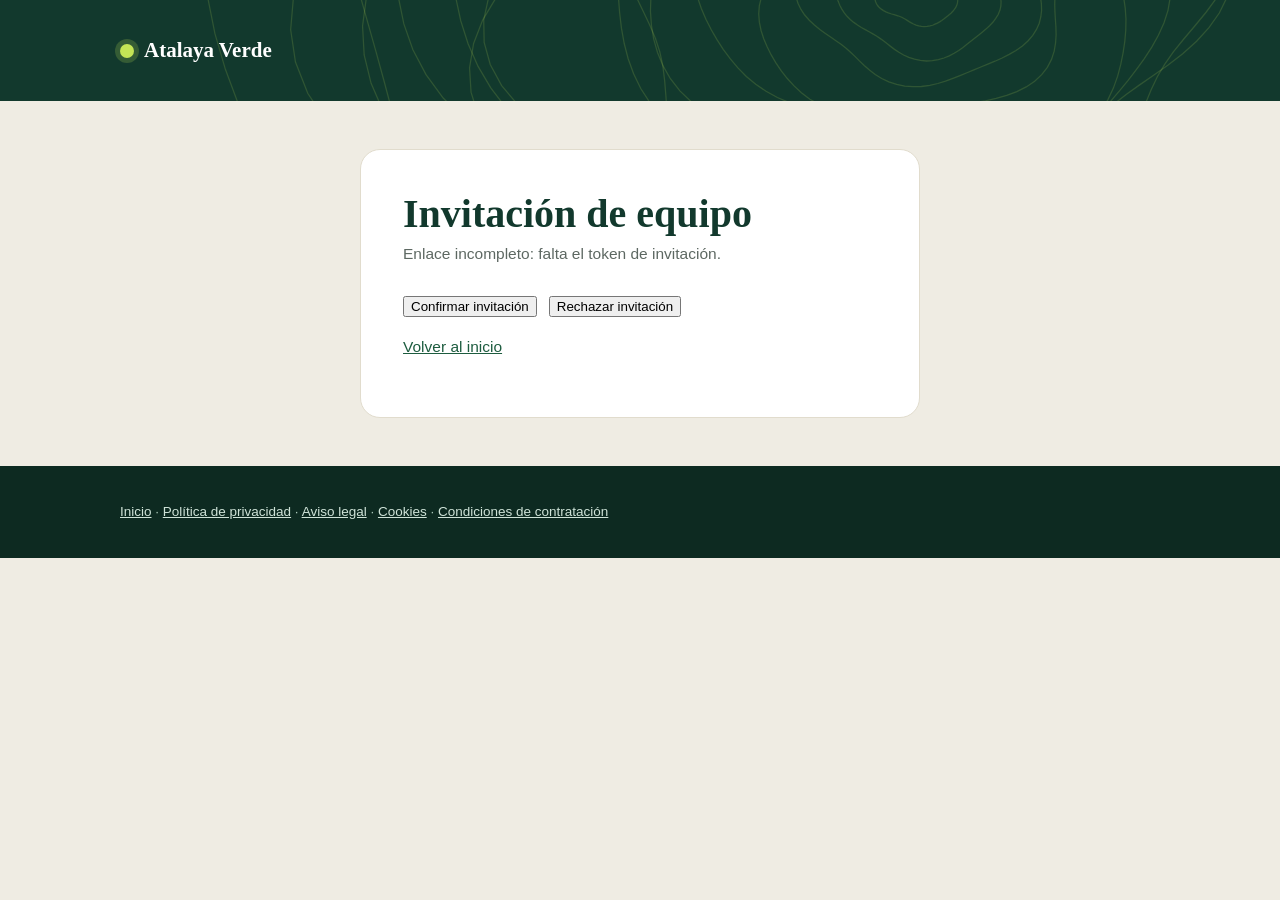
<file: confirmar-equipo.html>
<!doctype html>
<html lang="es">
<head>
<meta charset="utf-8">
<meta name="viewport" content="width=device-width,initial-scale=1">
<meta name="robots" content="noindex">
<title>Confirmar invitación de equipo · Atalaya Verde</title>
<link rel="icon" href="favicon.svg" type="image/svg+xml">
<link rel="stylesheet" href="styles.css">
</head>
<body>
<header class="hero" style="padding:20px 0">
  <div class="wrap">
    <nav class="nav">
      <a class="brand" href="index.html"><i></i>Atalaya Verde</a>
    </nav>
  </div>
</header>
<main class="wrap" style="padding:48px 20px">
  <article class="page" style="max-width:560px;margin:0 auto">
    <h1>Invitación de equipo</h1>
    <p id="statusText" class="sub">Pulsa un botón para confirmar o rechazar tu suscripción a las alertas de este equipo.</p>
    <div id="actionRow" style="display:flex;gap:12px;flex-wrap:wrap;margin:18px 0">
      <button id="confirmBtn" class="btn-p" type="button">Confirmar invitación</button>
      <button id="rejectBtn" class="btn-s" type="button">Rechazar invitación</button>
    </div>
    <p><a class="btn-s" href="index.html">Volver al inicio</a></p>
  </article>
</main>
<footer><div class="wrap"><a href="index.html">Inicio</a> · <a href="privacidad.html">Política de privacidad</a> · <a href="aviso-legal.html">Aviso legal</a> · <a href="cookies.html">Cookies</a> · <a href="condiciones.html">Condiciones de contratación</a></div></footer>
<script src="config.js"></script>
<script>
(function () {
  var cfg = window.AV_CONFIG || {};
  var params = new URLSearchParams(location.search);
  var token = params.get('t') || '';
  var action = params.get('action') || '';
  var statusEl = document.getElementById('statusText');
  var rowEl = document.getElementById('actionRow');
  var confirmBtn = document.getElementById('confirmBtn');
  var rejectBtn = document.getElementById('rejectBtn');

  if (token && window.history && window.history.replaceState) {
    window.history.replaceState(null, '', location.pathname);
  }
  if (!token) {
    statusEl.textContent = 'Enlace incompleto: falta el token de invitación.';
    rowEl.hidden = true;
    return;
  }
  if (action === 'leave') {
    confirmBtn.hidden = true;
    rejectBtn.textContent = 'Darme de baja del equipo';
  }

  function callTeamRpc(rpcName, argName, onOkMsg) {
    confirmBtn.disabled = true;
    rejectBtn.disabled = true;
    statusEl.textContent = 'Procesando...';
    var body = {};
    body[argName] = token;
    fetch(cfg.SUPABASE_URL + '/rest/v1/rpc/' + rpcName, {
      method: 'POST',
      headers: {
        'apikey': cfg.SUPABASE_KEY,
        'Authorization': 'Bearer ' + cfg.SUPABASE_KEY,
        'Content-Type': 'application/json'
      },
      body: JSON.stringify(body)
    })
      .then(function (r) { return r.json(); })
      .then(function (d) {
        if (d && d.ok) {
          rowEl.hidden = true;
          statusEl.textContent = onOkMsg(d);
        } else {
          confirmBtn.disabled = false;
          rejectBtn.disabled = false;
          statusEl.textContent = 'Este enlace ha caducado o ya fue utilizado.';
        }
      })
      .catch(function () {
        confirmBtn.disabled = false;
        rejectBtn.disabled = false;
        statusEl.textContent = 'Error de conexión. Inténtalo de nuevo.';
      });
  }

  confirmBtn.addEventListener('click', function () {
    callTeamRpc('portal_confirm_team_member', 'p_confirm_token', function (d) {
      return '¡Listo! Correo confirmado (' + (d.email || '') + '). Ya recibirás las alertas del equipo.';
    });
  });

  rejectBtn.addEventListener('click', function () {
    if (action === 'leave') {
      callTeamRpc('portal_unsubscribe_team_member', 'p_unsub_token', function () {
        return 'Baja completada. Ya no recibirás más alertas de este equipo.';
      });
    } else {
      callTeamRpc('portal_reject_team_member', 'p_confirm_token', function () {
        return 'Invitación rechazada. No recibirás correos de este equipo.';
      });
    }
  });
})();
</script>
</body>
</html>
</file>
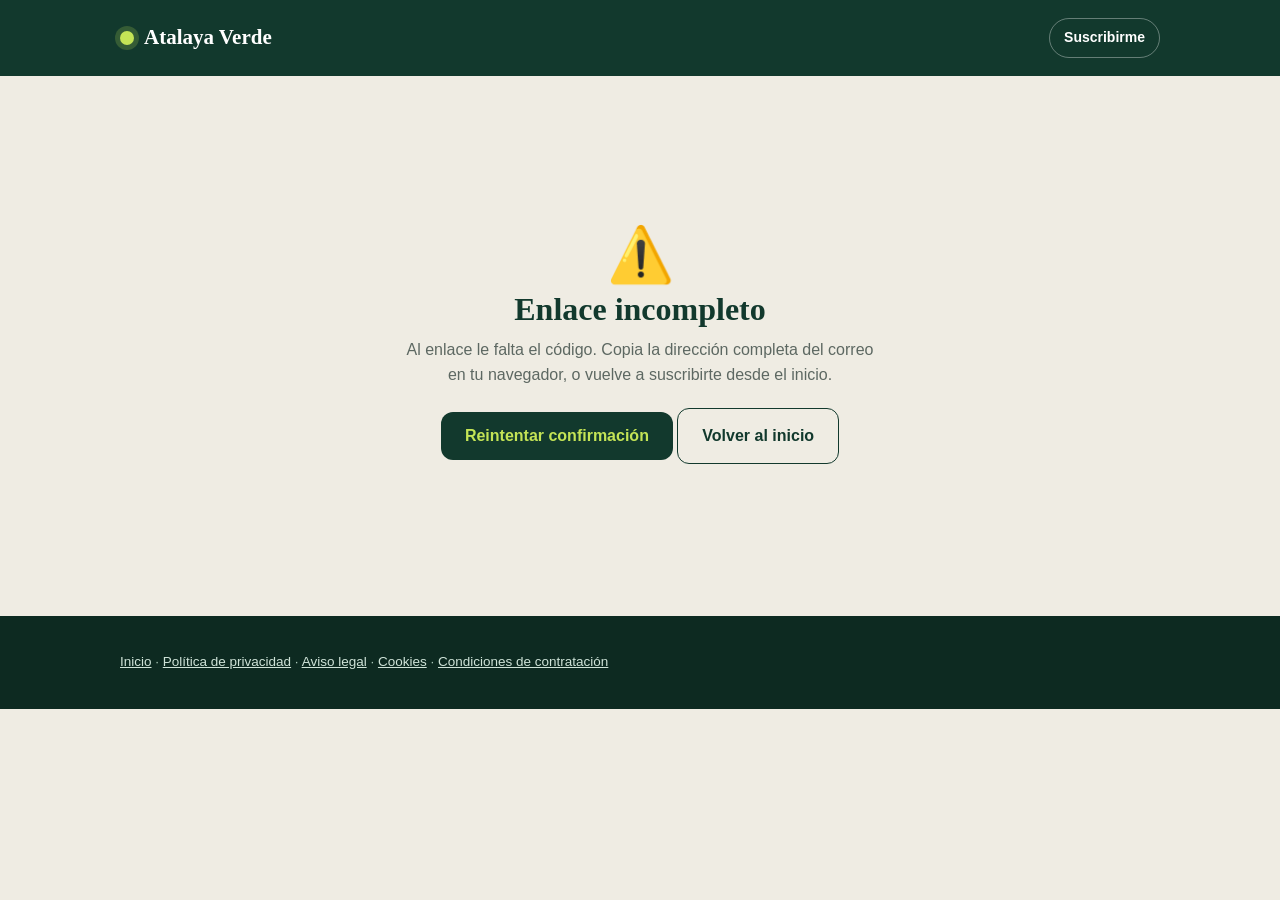
<file: confirmar.html>
<!doctype html><html lang="es"><head><meta charset="utf-8"><meta name="viewport" content="width=device-width,initial-scale=1"><meta name="robots" content="noindex"><meta name="referrer" content="no-referrer"><link rel="icon" href="favicon.svg" type="image/svg+xml"><link rel="stylesheet" href="styles.css"><title>Confirmar suscripción · Atalaya Verde</title><link rel="canonical" href="https://atalayaverde.github.io/confirmar.html"><meta property="og:url" content="https://atalayaverde.github.io/confirmar.html"></head><body><header style="background:#12392d"><div class="wrap"><nav class="nav"><a class="brand" href="index.html"><i></i>Atalaya Verde</a><a class="btn-s" href="index.html#alta">Suscribirme</a></nav></div></header>
<main class="wrap"><div class="center"><div>
<div class="big" id="ic">⏳</div><h1 id="h" style="font:700 32px Georgia,serif;color:#12392d;margin:10px 0">Confirmando tu correo…</h1><p id="p" style="color:#5d6862;max-width:30em;margin:0 auto 20px">Un momento.</p>
<button class="btn" id="retry" style="background:#12392d;color:#c4e456" hidden>Reintentar confirmación</button> <a class="btn" style="background:transparent;color:#12392d;border:1px solid #12392d" href="index.html">Volver al inicio</a></div></div></main><footer><div class="wrap"><a href="index.html">Inicio</a> · <a href="privacidad.html">Política de privacidad</a> · <a href="aviso-legal.html">Aviso legal</a> · <a href="cookies.html">Cookies</a> · <a href="condiciones.html">Condiciones de contratación</a></div></footer>
<script src="config.js"></script>
<noscript><p style="text-align:center;padding:16px;color:#b3261e">Para confirmar tu suscripción necesitas activar JavaScript en el navegador, o abrir este enlace en Chrome o Safari.</p></noscript>
<script>
(() => {
  const C = window.AV_CONFIG, t = new URLSearchParams(location.search).get('t') || '';
  const el = (i) => document.getElementById(i);
  const set = (ic, h, p) => { el('ic').textContent = ic; el('h').textContent = h; el('p').textContent = p; };
  async function go() {
    el('retry').hidden = true;
    set('⏳', 'Confirmando tu correo…', 'Un momento.');
    if (t.length < 40) { set('⚠️', 'Enlace incompleto', 'Al enlace le falta el código. Copia la dirección completa del correo en tu navegador, o vuelve a suscribirte desde el inicio.'); return; }
    const ctl = new AbortController(); const to = setTimeout(() => ctl.abort(), 20000);
    try {
      const r = await fetch(C.SUPABASE_URL + '/rest/v1/rpc/confirm_subscription', { method: 'POST', signal: ctl.signal, headers: { apikey: C.SUPABASE_KEY, Authorization: 'Bearer ' + C.SUPABASE_KEY, 'Content-Type': 'application/json' }, body: JSON.stringify({ p_token: t }) });
      const v = r.ok ? await r.json() : 'error';
      if (v === 'ok') set('✅', '¡Correo confirmado!', 'Si es tu primera prueba, empieza ahora: 14 días gratis y tu primer resumen en la próxima tanda. Si este correo ya usó la prueba, te escribiremos para que puedas solicitar la suscripción. Cada correo lleva un enlace para darte de baja con un clic.');
      else if (v === 'expired') set('⌛', 'El enlace ha caducado', 'Los enlaces de confirmación duran 7 días. Vuelve a rellenar el formulario y te enviaremos uno nuevo.');
      else if (v === 'invalid') set('⚠️', 'Enlace no válido', 'No reconocemos este enlace. Puede que ya se haya dado de baja esta suscripción o que el enlace esté incompleto.');
      else { set('⚠️', 'No hemos podido confirmar', 'Pulsa el botón para reintentarlo. Si sigue fallando, abre el enlace del correo en Chrome o Safari.'); el('retry').hidden = false; }
    } catch { set('⚠️', 'No se ha podido conectar', 'Pulsa el botón para reintentarlo. Si sigue fallando, copia el enlace del correo y ábrelo en Chrome o Safari (algunos navegadores integrados de apps de correo bloquean la conexión).'); el('retry').hidden = false; }
    finally { clearTimeout(to); }
  }
  el('retry').addEventListener('click', go);
  go();
})();
</script></body></html>
</file>
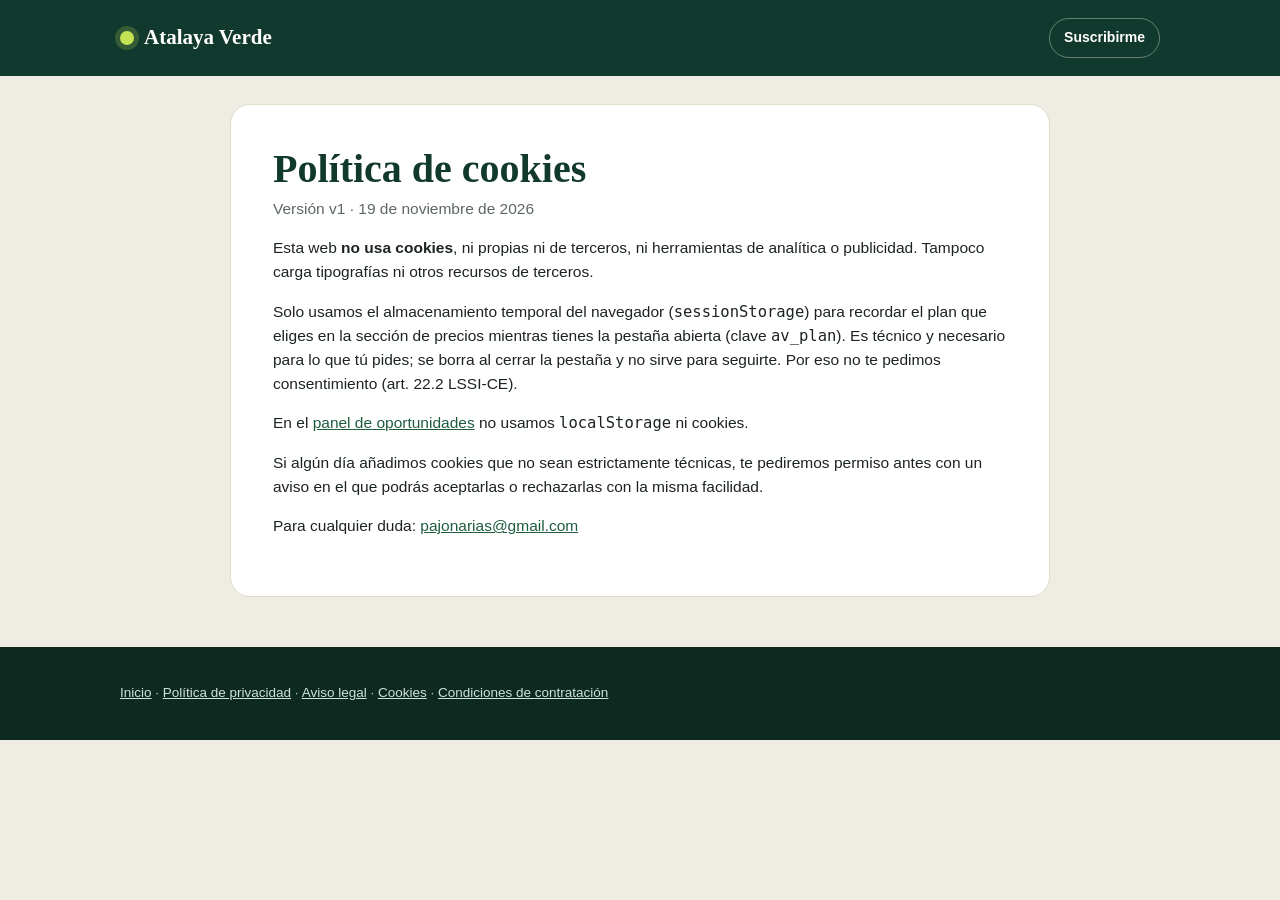
<file: cookies.html>
<!doctype html>
<html lang="es">
<head>
<meta charset="utf-8">
<meta name="viewport" content="width=device-width,initial-scale=1">
<meta name="robots" content="noindex">
<link rel="icon" href="favicon.svg" type="image/svg+xml">
<link rel="stylesheet" href="styles.css">
<title>Política de cookies · Atalaya Verde</title>
<link rel="canonical" href="https://atalayaverde.github.io/cookies.html">
</head>
<body>
<header style="background:#12392d"><div class="wrap"><nav class="nav"><a class="brand" href="index.html"><i></i>Atalaya Verde</a><a class="btn-s" href="index.html#alta">Suscribirme</a></nav></div></header>
<main class="wrap"><article class="page">
<h1>Política de cookies</h1>
<p class="hint">Versión v1 · 19 de noviembre de 2026</p>

<p>Esta web <strong>no usa cookies</strong>, ni propias ni de terceros, ni herramientas de analítica o publicidad. Tampoco carga tipografías ni otros recursos de terceros.</p>

<p>Solo usamos el almacenamiento temporal del navegador (<code>sessionStorage</code>) para recordar el plan que eliges en la sección de precios mientras tienes la pestaña abierta (clave <code>av_plan</code>). Es técnico y necesario para lo que tú pides; se borra al cerrar la pestaña y no sirve para seguirte. Por eso no te pedimos consentimiento (art. 22.2 LSSI-CE).</p>

<p>En el <a href="panel.html">panel de oportunidades</a> no usamos <code>localStorage</code> ni cookies.</p>

<p>Si algún día añadimos cookies que no sean estrictamente técnicas, te pediremos permiso antes con un aviso en el que podrás aceptarlas o rechazarlas con la misma facilidad.</p>

<p>Para cualquier duda: <a href="mailto:pajonarias@gmail.com">pajonarias@gmail.com</a></p>
</article></main>
<footer><div class="wrap"><a href="index.html">Inicio</a> · <a href="privacidad.html">Política de privacidad</a> · <a href="aviso-legal.html">Aviso legal</a> · <a href="cookies.html">Cookies</a> · <a href="condiciones.html">Condiciones de contratación</a></div></footer>
</body>
</html>
</file>
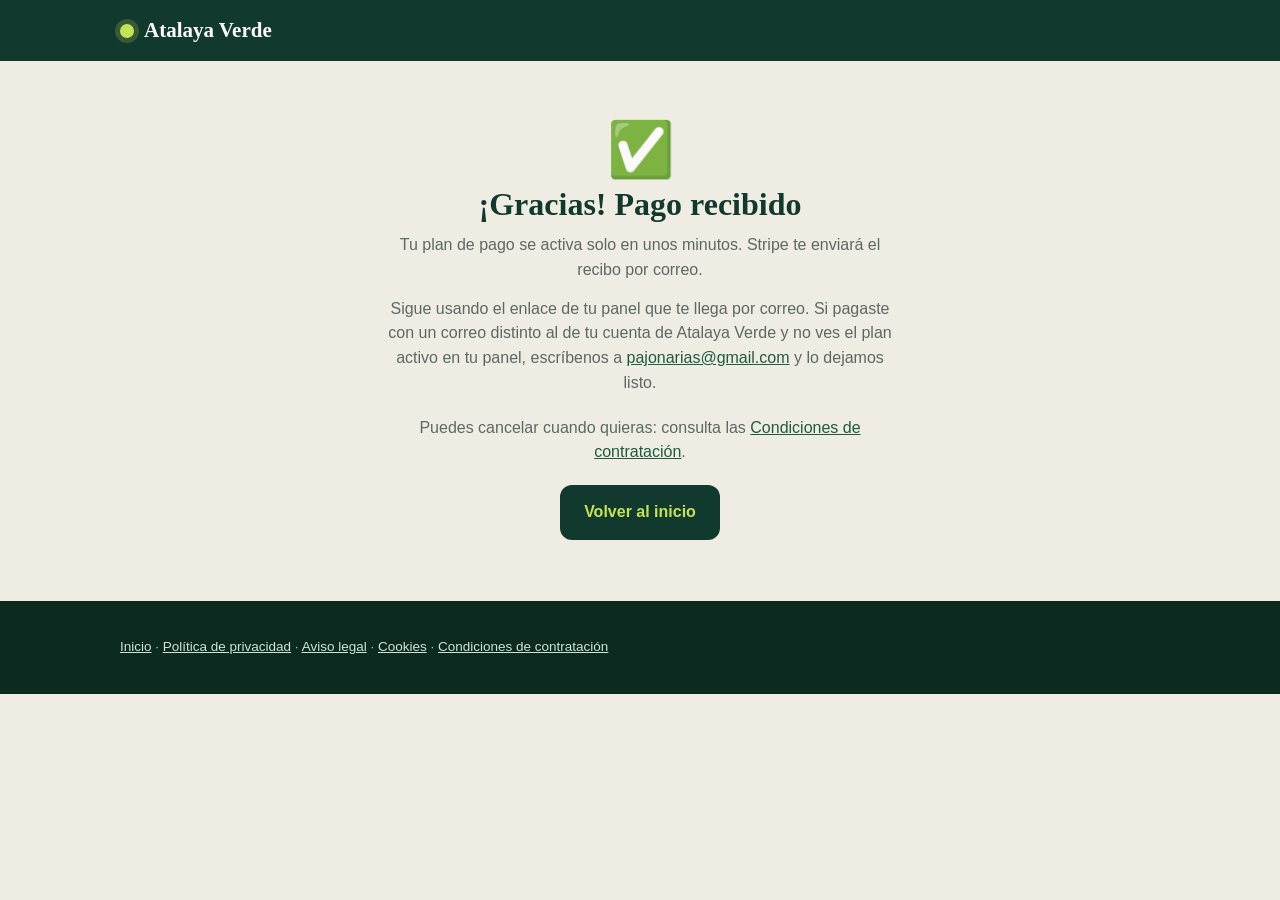
<file: gracias.html>
<!doctype html>
<html lang="es">
<head>
<meta charset="utf-8">
<meta name="viewport" content="width=device-width,initial-scale=1">
<meta name="robots" content="noindex">
<meta name="referrer" content="no-referrer">
<link rel="icon" href="favicon.svg" type="image/svg+xml">
<link rel="stylesheet" href="styles.css?v=20261119p">
<title>Pago recibido · Atalaya Verde</title>
<link rel="canonical" href="https://atalayaverde.github.io/gracias.html">
</head>
<body>
<header style="background:#12392d"><div class="wrap"><nav class="nav"><a class="brand" href="index.html"><i></i>Atalaya Verde</a></nav></div></header>
<main class="wrap">
  <div class="center"><div>
    <div class="big">✅</div>
    <h1 style="font:700 32px Georgia,serif;color:#12392d;margin:10px 0">¡Gracias! Pago recibido</h1>
    <p id="p" style="color:#5d6862;max-width:32em;margin:0 auto 14px">Tu plan de pago se activa solo en unos minutos. Stripe te enviará el recibo por correo.</p>
    <p style="color:#5d6862;max-width:32em;margin:0 auto 20px">Sigue usando el enlace de tu panel que te llega por correo. Si pagaste con un correo distinto al de tu cuenta de Atalaya Verde y no ves el plan activo en tu panel, escríbenos a <a href="mailto:pajonarias@gmail.com">pajonarias@gmail.com</a> y lo dejamos listo.</p>
    <p style="color:#5d6862;max-width:32em;margin:0 auto 20px">Puedes cancelar cuando quieras: consulta las <a href="condiciones.html">Condiciones de contratación</a>.</p>
    <a class="btn" style="background:#12392d;color:#c4e456" href="index.html">Volver al inicio</a>
  </div></div>
</main>
<footer><div class="wrap"><a href="index.html">Inicio</a> · <a href="privacidad.html">Política de privacidad</a> · <a href="aviso-legal.html">Aviso legal</a> · <a href="cookies.html">Cookies</a> · <a href="condiciones.html">Condiciones de contratación</a></div></footer>
<script>
(function () {
  var plan = new URLSearchParams(location.search).get('plan');
  var name = plan === 'equipo' ? 'Equipo' : (plan === 'pro' ? 'Profesional' : '');
  if (name) document.getElementById('p').textContent = 'Tu plan ' + name + ' se activa solo en unos minutos. Stripe te enviará el recibo por correo.';
})();
</script>
</body>
</html>
</file>
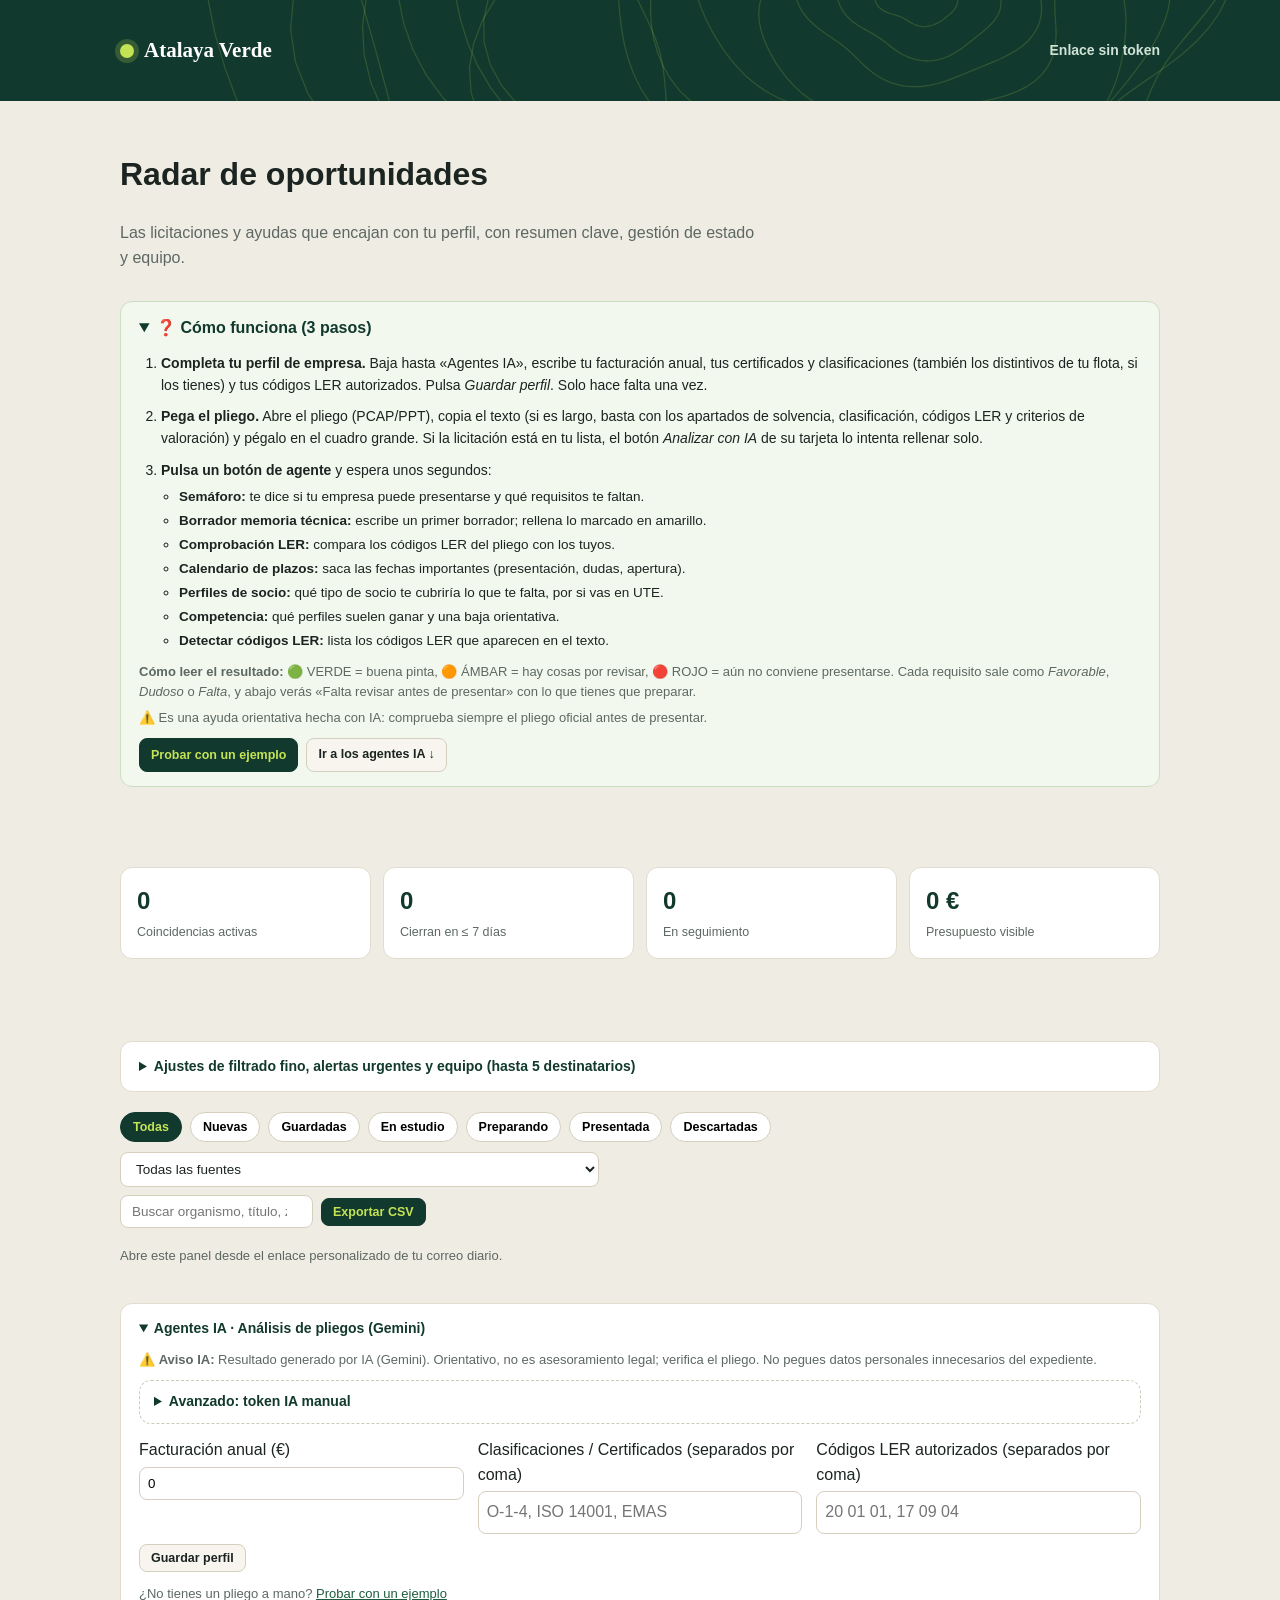
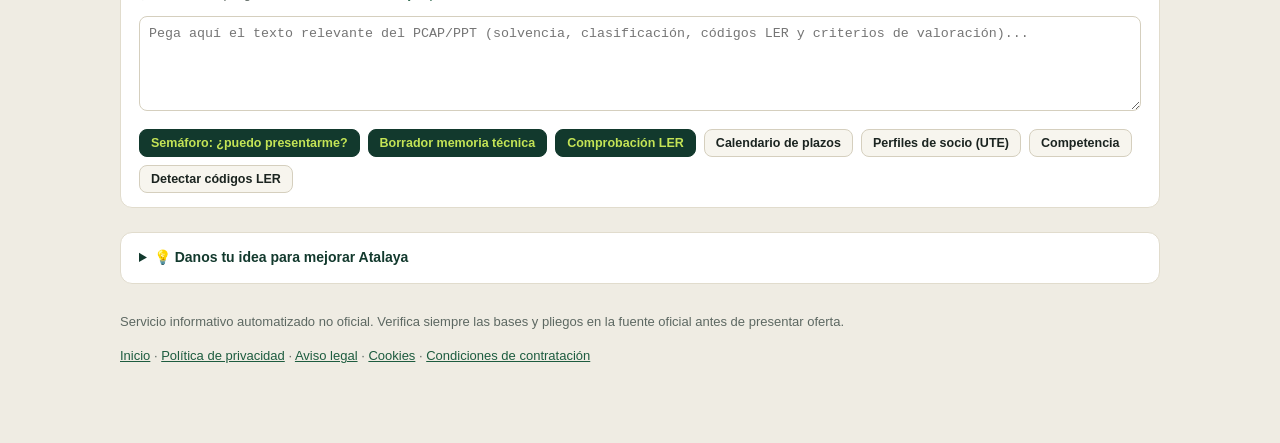
<file: panel.html>
<!doctype html>
<html lang="es">
<head>
<meta charset="utf-8">
<meta name="viewport" content="width=device-width,initial-scale=1">
<meta name="robots" content="noindex">
<title>Panel de oportunidades · Atalaya Verde</title>
<link rel="icon" href="favicon.svg" type="image/svg+xml">
<link rel="stylesheet" href="styles.css?v=20261119p">
<style>
  .panel-wrap{max-width:1080px;margin:0 auto;padding:28px 20px 64px}
  .kpis{display:grid;grid-template-columns:repeat(auto-fit,minmax(170px,1fr));gap:12px;margin:18px 0 22px}
  .kpi{background:#fff;border:1px solid #e1dccd;border-radius:12px;padding:14px 16px}
  .kpi b{display:block;font-size:24px;color:#12392d}
  .kpi span{font-size:12.5px;color:#5d6862}
  .controls{display:flex;flex-wrap:wrap;gap:10px;align-items:center;justify-content:space-between;margin:14px 0 18px}
  .toolbar{display:flex;flex-wrap:wrap;gap:8px;align-items:center}
  .pill-btn{border:1px solid #d5cfbe;background:#fff;padding:7px 12px;border-radius:999px;cursor:pointer;font-weight:600;font-size:12.5px}
  .pill-btn.active{background:#12392d;color:#c4e456;border-color:#12392d}
  .search-box{display:flex;flex-wrap:wrap;gap:8px;align-items:center}
  .search-box input,.search-box select{padding:8px 11px;border:1px solid #d5cfbe;border-radius:8px;background:#fff;font-size:13.5px}
  .opp-grid{display:grid;gap:14px}
  .opp-card{background:#fff;border:1px solid #e1dccd;border-left:5px solid #1d5c3f;border-radius:12px;padding:16px 18px}
  .opp-card.saved,.opp-card.studying,.opp-card.preparing{border-left-color:#b7791f;background:#fffdf7}
  .opp-card.submitted{border-left-color:#1f5fbf;background:#f7faff}
  .opp-card.discarded{opacity:.6}
  .opp-top{display:flex;justify-content:space-between;gap:12px;align-items:center;font-size:12px;color:#5d6862;margin-bottom:6px}
  .opp-badge{background:#12392d;color:#c4e456;font-weight:800;padding:4px 9px;border-radius:8px}
  .opp-summary{margin-top:8px;padding:8px 10px;background:#f7f5ee;border-radius:8px;font-size:12.5px;color:#334039}
  .opp-actions{display:flex;flex-wrap:wrap;gap:8px;align-items:center;margin-top:12px}
  .btn-sm{padding:6px 11px;border-radius:8px;border:1px solid #d5cfbe;background:#f7f5ee;cursor:pointer;font-size:12.5px;font-weight:600;text-decoration:none;color:#1b2420}
  .btn-sm.primary{background:#12392d;color:#c4e456;border-color:#12392d}
  .note-input{flex:1;min-width:180px;padding:6px 9px;border:1px solid #d5cfbe;border-radius:8px;font-size:12.5px}
  details.settings-box{background:#fff;border:1px solid #e1dccd;border-radius:12px;padding:14px 18px;margin-bottom:20px}
  details.settings-box summary{cursor:pointer;font-weight:700;color:#12392d}
  .settings-grid{display:grid;grid-template-columns:repeat(auto-fit,minmax(260px,1fr));gap:14px;margin-top:14px}
  .settings-grid input{width:100%;padding:8px;border:1px solid #d5cfbe;border-radius:8px;margin-top:4px;box-sizing:border-box}
  .ai-out{margin-top:12px;padding:12px 14px;background:#f7f5ee;border:1px solid #e1dccd;border-radius:8px;font-size:13px;line-height:1.45}
  .ai-out h4{margin:0 0 8px;font-size:15px;color:#12392d}
  .ai-out .ai-tag{font-size:12px;color:#5d6862;background:#fff;border:1px solid #e1dccd;border-radius:8px;padding:8px 10px;margin-bottom:10px}
  .ai-out table{width:100%;border-collapse:collapse;margin:8px 0;font-size:12.5px}
  .ai-out th,.ai-out td{border:1px solid #e1dccd;padding:6px 8px;text-align:left;vertical-align:top}
  .ai-out th{background:#fff;color:#12392d}
  .ai-light{display:inline-block;padding:3px 10px;border-radius:999px;font-weight:700;font-size:12px}
  .ai-light.green{background:#e3f2e8;color:#1d5c3f}.ai-light.amber{background:#fff1d6;color:#935400}.ai-light.red{background:#fde8e4;color:#b42318}
  .ai-status-pill{display:inline-block;padding:2px 8px;border-radius:999px;font-size:11px;font-weight:800;text-transform:uppercase}
  .ai-status-pill.favorable{background:#d1fae5;color:#065f46}
  .ai-status-pill.dudoso{background:#fef3c7;color:#92400e}
  .ai-status-pill.faltante{background:#fee2e2;color:#991b1b}
  .ai-missing-box{background:#fff7ed;border:1px solid #fed7aa;border-radius:8px;padding:10px 12px;margin-top:10px;color:#7c2d12;font-size:13px}
  .ai-draft-head{display:flex;flex-wrap:wrap;gap:8px;align-items:center;justify-content:space-between;margin:8px 0 10px;padding-bottom:8px;border-bottom:1px solid #e7e2d3}
  .ai-draft-sec{background:#fff;border:1px solid #e7e2d3;border-radius:8px;padding:10px 12px;margin-top:8px}
  .ai-placeholder{background:#fef08a;color:#713f12;padding:1px 4px;border-radius:4px;font-weight:700}
  .ai-light.big{font-size:14px;padding:5px 12px;margin-right:6px}
  .ai-missing-box ul{margin:6px 0 0;padding-left:20px}
  .ai-missing-box li{margin:3px 0}
  #planesPago{background:#fffbea;border:1px solid #e7d98f;border-radius:12px;margin:0 0 20px}
  #planesPago[hidden]{display:none}
  details.howto-box{background:#f3f8ef;border:1px solid #c9dfbf;border-radius:12px;padding:14px 18px;margin:0 0 20px}
  details.howto-box summary{cursor:pointer;font-weight:800;color:#12392d;font-size:16px}
  .howto-steps{margin:12px 0 0;padding-left:22px;line-height:1.55;font-size:14px}
  .howto-steps > li{margin-bottom:10px}
  .howto-agents{margin:6px 0 0;padding-left:18px;font-size:13.5px}
  .howto-agents li{margin:3px 0}
  .ai-limit-box{background:#fff7e6;border:1px solid #f0c36d;border-radius:10px;padding:12px 14px;line-height:1.5}
  .ai-limit-box p{margin:0 0 8px}
  .ai-trial-left{margin:8px 0 0;font-size:13.5px;color:#5d6862}
  @media (max-width:700px){
    .ai-out table.ai-cards,.ai-out table.ai-cards tbody,.ai-out table.ai-cards tr,.ai-out table.ai-cards td{display:block;width:auto}
    .ai-out table.ai-cards thead{display:none}
    .ai-out table.ai-cards{border:0}
    .ai-out table.ai-cards tr{display:flex;flex-direction:column;background:#fff;border:1px solid #e1dccd;border-radius:10px;padding:10px 12px;margin:0 0 10px}
    .ai-out table.ai-cards td{border:0;padding:3px 0}
    .ai-out table.ai-cards td[data-label]:not(.ai-chip-cell)::before{content:attr(data-label);display:block;font-size:11px;font-weight:700;color:#5d6862;text-transform:uppercase;letter-spacing:.02em}
    .ai-out table.ai-cards td.ai-chip-cell{order:-1;padding-bottom:6px}
    .ai-out table.ai-cards td:empty{display:none}
  }
</style>
</head>
<body>
<header class="hero" style="padding:20px 0">
  <div class="wrap">
    <nav class="nav">
      <a class="brand" href="index.html"><i></i>Atalaya Verde</a>
      <div style="display:flex;gap:12px;align-items:center">
        <a id="upgradeBtn" class="btn-sm primary" href="#solicitarSuscripcion" hidden>Solicitar suscripción</a>
        <span id="companyBadge" style="color:#cfe3d8;font-size:14px;font-weight:600">Cargando panel...</span>
      </div>
    </nav>
  </div>
</header>

<main class="panel-wrap">
  <h1>Radar de oportunidades</h1>
  <p class="sub">Las licitaciones y ayudas que encajan con tu perfil, con resumen clave, gestión de estado y equipo.</p>

  <section class="howto-box" id="solicitarSuscripcion" hidden style="padding:16px 18px">
    <strong>¿Quieres seguir con Atalaya?</strong>
    <p class="hint" style="margin:6px 0 10px">Si tu prueba termina o ya la usaste, puedes solicitar tu suscripción. Rubén la activará a mano. No hay pago ahora mismo.</p>
    <button type="button" class="btn-sm primary" id="btnSolicitarSuscripcion">Solicitar suscripción</button>
    <p id="solicitarMsg" class="hint" style="margin:10px 0 0" aria-live="polite"></p>
  </section>

  <section class="howto-box" id="planesPago" hidden style="padding:16px 18px">
    <strong>¿Te convence Atalaya? Pasa a un plan de pago</strong>
    <p class="hint" style="margin:6px 0 10px">Tu prueba gratis sigue activa hasta que termine. Al pagar, tu plan se activa solo en esta misma cuenta.</p>
    <div style="display:flex;flex-wrap:wrap;gap:8px">
      <a class="btn-pay" data-pay="pro" href="#">Profesional · 19 €/mes</a>
      <a class="btn-pay alt" data-pay="pro_anual" href="#">Profesional · 190 €/año</a>
      <a class="btn-pay" data-pay="equipo" href="#">Equipo · 39 €/mes</a>
      <a class="btn-pay alt" data-pay="equipo_anual" href="#">Equipo · 390 €/año</a>
    </div>
    <p class="hint" style="margin:10px 0 0">🔒 Pago seguro con Stripe. Puedes cancelar cuando quieras. Al pagar aceptas las <a href="condiciones.html">Condiciones de contratación</a>.</p>
  </section>

  <details class="howto-box" id="howtoBox">
    <summary>❓ Cómo funciona (3 pasos)</summary>
    <ol class="howto-steps">
      <li><strong>Completa tu perfil de empresa.</strong> Baja hasta «Agentes IA», escribe tu facturación anual, tus certificados y clasificaciones (también los distintivos de tu flota, si los tienes) y tus códigos LER autorizados. Pulsa <em>Guardar perfil</em>. Solo hace falta una vez.</li>
      <li><strong>Pega el pliego.</strong> Abre el pliego (PCAP/PPT), copia el texto (si es largo, basta con los apartados de solvencia, clasificación, códigos LER y criterios de valoración) y pégalo en el cuadro grande. Si la licitación está en tu lista, el botón <em>Analizar con IA</em> de su tarjeta lo intenta rellenar solo.</li>
      <li><strong>Pulsa un botón de agente</strong> y espera unos segundos:
        <ul class="howto-agents">
          <li><strong>Semáforo:</strong> te dice si tu empresa puede presentarse y qué requisitos te faltan.</li>
          <li><strong>Borrador memoria técnica:</strong> escribe un primer borrador; rellena lo marcado en amarillo.</li>
          <li><strong>Comprobación LER:</strong> compara los códigos LER del pliego con los tuyos.</li>
          <li><strong>Calendario de plazos:</strong> saca las fechas importantes (presentación, dudas, apertura).</li>
          <li><strong>Perfiles de socio:</strong> qué tipo de socio te cubriría lo que te falta, por si vas en UTE.</li>
          <li><strong>Competencia:</strong> qué perfiles suelen ganar y una baja orientativa.</li>
          <li><strong>Detectar códigos LER:</strong> lista los códigos LER que aparecen en el texto.</li>
        </ul>
      </li>
    </ol>
    <p class="note" style="margin:6px 0"><strong>Cómo leer el resultado:</strong> 🟢 VERDE = buena pinta, 🟠 ÁMBAR = hay cosas por revisar, 🔴 ROJO = aún no conviene presentarse. Cada requisito sale como <em>Favorable</em>, <em>Dudoso</em> o <em>Falta</em>, y abajo verás «Falta revisar antes de presentar» con lo que tienes que preparar.</p>
    <p class="note" style="margin:6px 0">⚠️ Es una ayuda orientativa hecha con IA: comprueba siempre el pliego oficial antes de presentar.</p>
    <p style="margin:10px 0 0;display:flex;flex-wrap:wrap;gap:8px">
      <button class="btn-sm primary" id="howtoExampleBtn" type="button">Probar con un ejemplo</button>
      <a class="btn-sm" href="#aiAgentsBox">Ir a los agentes IA ↓</a>
    </p>
  </details>

  <section class="kpis" aria-label="Resumen">
    <div class="kpi"><b id="kpiTotal">0</b><span>Coincidencias activas</span></div>
    <div class="kpi"><b id="kpiUrgent">0</b><span>Cierran en ≤ 7 días</span></div>
    <div class="kpi"><b id="kpiSaved">0</b><span>En seguimiento</span></div>
    <div class="kpi"><b id="kpiBudget">0 €</b><span>Presupuesto visible</span></div>
  </section>

  <details class="settings-box">
    <summary>Ajustes de filtrado fino, alertas urgentes y equipo (hasta 5 destinatarios)</summary>
    <div class="settings-grid">
      <div>
        <label><strong>Palabras clave obligatorias</strong> (separadas por coma)
          <input id="kwInclude" type="text" placeholder="biomasa, desbroce, RAEE">
        </label>
        <label style="display:block;margin-top:10px"><strong>Palabras a excluir</strong> (separadas por coma)
          <input id="kwExclude" type="text" placeholder="limpieza edificios, vehículos">
        </label>
        <label style="display:block;margin-top:10px"><strong>Webhook urgente (Slack/Discord HTTPS)</strong>
          <input id="urgentWebhook" type="url" placeholder="https://hooks.slack.com/services/...">
        </label>
        <button id="savePrefsBtn" class="btn-sm primary" type="button" style="margin-top:10px">Guardar preferencias</button>
        <span id="prefsMsg" class="note" style="margin-left:8px"></span>
      </div>
      <div>
        <strong>Miembros del equipo</strong>
        <p class="note" style="margin:4px 0 8px">Plan Pro/Prueba: 1 correo · Plan Equipo: hasta 5 destinatarios.</p>
        <div style="display:flex;gap:8px">
          <input id="teamEmailInput" type="email" placeholder="compañero@empresa.es" style="margin-top:0">
          <button id="addTeamBtn" class="btn-sm primary" type="button">Añadir</button>
        </div>
        <ul id="teamList" style="list-style:none;padding:0;margin:10px 0 0;display:grid;gap:6px;font-size:13px"></ul>
      </div>
    </div>
  </details>

  <div class="controls">
    <div class="toolbar" role="group" aria-label="Filtrar por estado">
      <button class="pill-btn active" data-status="">Todas</button>
      <button class="pill-btn" data-status="new">Nuevas</button>
      <button class="pill-btn" data-status="saved">Guardadas</button>
      <button class="pill-btn" data-status="studying">En estudio</button>
      <button class="pill-btn" data-status="preparing">Preparando</button>
      <button class="pill-btn" data-status="submitted">Presentada</button>
      <button class="pill-btn" data-status="discarded">Descartadas</button>
    </div>
    <div class="search-box">
      <select id="kindFilter" aria-label="Tipo de convocatoria">
        <option value="">Todas las fuentes</option>
        <option value="licitacion_es">Licitaciones España</option>
        <option value="licitacion_ue">Licitaciones UE</option>
        <option value="ayuda_es">Ayudas España</option>
        <option value="fondo_ue">Fondos UE</option>
      </select>
      <input id="searchInput" type="search" placeholder="Buscar organismo, título, zona...">
      <button class="btn-sm primary" id="exportCsvBtn" type="button">Exportar CSV</button>
    </div>
  </div>

  <p id="statusMsg" class="note"></p>
  <div id="oppList" class="opp-grid"></div>

  <details class="settings-box" style="margin-top:24px" id="aiAgentsBox" open>
    <summary>Agentes IA · Análisis de pliegos (Gemini)</summary>
    <p class="note" style="margin:10px 0">
      ⚠️ <strong>Aviso IA:</strong> Resultado generado por IA (Gemini). Orientativo, no es asesoramiento legal; verifica el pliego. No pegues datos personales innecesarios del expediente.
    </p>
    <details id="aiTokenAdvanced" style="margin:0 0 10px">
      <summary>Avanzado: token IA manual</summary>
      <p class="note" style="margin:8px 0">El token se genera solo al entrar al panel. Solo hace falta este campo si te lo han dado aparte.</p>
      <label>Token IA
        <input id="aiTokenInput" type="password" placeholder="Se rellena solo al entrar al panel" autocomplete="off">
      </label>
    </details>
    <div class="settings-grid">
      <label>Facturación anual (€)
        <input id="capTurnover" type="number" min="0" value="0">
      </label>
      <label>Clasificaciones / Certificados (separados por coma)
        <input id="capCerts" type="text" placeholder="O-1-4, ISO 14001, EMAS">
      </label>
      <label>Códigos LER autorizados (separados por coma)
        <input id="capLer" type="text" placeholder="20 01 01, 17 09 04">
      </label>
    </div>
    <div style="margin-top:10px">
      <button class="btn-sm" id="saveCapBtn" type="button">Guardar perfil</button>
      <span id="capMsg" class="note" style="margin-left:8px"></span>
    </div>
    <p class="note" style="margin:12px 0 0">¿No tienes un pliego a mano? <a href="#" id="aiExampleLink">Probar con un ejemplo</a></p>
    <textarea id="aiTenderText" rows="5" placeholder="Pega aquí el texto relevante del PCAP/PPT (solvencia, clasificación, códigos LER y criterios de valoración)..." style="width:100%;margin-top:12px;padding:9px;border:1px solid #d5cfbe;border-radius:8px;box-sizing:border-box"></textarea>
    <div style="display:flex;flex-wrap:wrap;gap:8px;margin-top:10px">
      <button class="btn-sm primary ai-run" data-action="eligibility" type="button">Semáforo: ¿puedo presentarme?</button>
      <button class="btn-sm primary ai-run" data-action="technical_draft" type="button">Borrador memoria técnica</button>
      <button class="btn-sm primary ai-run" data-action="ler_check" type="button">Comprobación LER</button>
      <button class="btn-sm ai-run" data-action="calendar" type="button">Calendario de plazos</button>
      <button class="btn-sm ai-run" data-action="partners" type="button">Perfiles de socio (UTE)</button>
      <button class="btn-sm ai-run" data-action="competitor_intel" type="button">Competencia</button>
      <button class="btn-sm ai-run" data-action="environmental_ler" type="button">Detectar códigos LER</button>
    </div>
    <p id="aiTrialLeft" class="ai-trial-left" hidden aria-live="polite"></p>
    <div id="aiResultBox" class="ai-out" hidden aria-live="polite"></div>
  </details>

  <details class="settings-box" style="margin-top:24px" id="feedbackBox">
    <summary>💡 Danos tu idea para mejorar Atalaya</summary>
    <p class="note" style="margin:10px 0">¿Qué echas en falta o qué cambiarías? Cuéntanoslo en pocas líneas. No incluyas datos personales ni de clientes.</p>
    <textarea id="feedbackText" rows="4" maxlength="2000" placeholder="Ej.: me gustaría filtrar por provincia, recibir el aviso por WhatsApp..." style="width:100%;padding:9px;border:1px solid #d5cfbe;border-radius:8px;box-sizing:border-box"></textarea>
    <div style="margin-top:10px">
      <button class="btn-sm primary" id="feedbackSendBtn" type="button">Enviar idea</button>
      <span id="feedbackMsg" class="note" style="margin-left:8px" aria-live="polite"></span>
    </div>
  </details>

  <p class="note" style="margin-top:28px">Servicio informativo automatizado no oficial. Verifica siempre las bases y pliegos en la fuente oficial antes de presentar oferta.</p>
  <p class="note"><a href="index.html">Inicio</a> · <a href="privacidad.html">Política de privacidad</a> · <a href="aviso-legal.html">Aviso legal</a> · <a href="cookies.html">Cookies</a> · <a href="condiciones.html">Condiciones de contratación</a></p>
</main>

<script src="config.js?v=20261126"></script>
<script>
(function () {
  var cfg = window.AV_CONFIG || {};
  var params = new URLSearchParams(location.search);
  var token = params.get('t') || '';
  var urlAiToken = params.get('ai_token') || '';
  if ((token || urlAiToken) && window.history && window.history.replaceState) {
    window.history.replaceState(null, '', location.pathname);
  }
  var listEl = document.getElementById('oppList');
  var statusEl = document.getElementById('statusMsg');
  var badgeEl = document.getElementById('companyBadge');
  var searchEl = document.getElementById('searchInput');
  var kindEl = document.getElementById('kindFilter');
  var activeFilter = '';
  var allMatches = [];
  var KIND_LABEL = {
    licitacion_es: 'Licitación · España',
    licitacion_ue: 'Licitación · UE',
    ayuda_es: 'Ayuda · España',
    fondo_ue: 'Fondo · UE'
  };

  function rpc(name, body) {
    return fetch(cfg.SUPABASE_URL + '/rest/v1/rpc/' + name, {
      method: 'POST',
      headers: {
        'apikey': cfg.SUPABASE_KEY,
        'Authorization': 'Bearer ' + cfg.SUPABASE_KEY,
        'Content-Type': 'application/json'
      },
      body: JSON.stringify(body)
    }).then(function (r) {
      if (!r.ok) throw new Error('HTTP ' + r.status);
      return r.json();
    });
  }

  function esc(s) {
    return String(s || '').replace(/[&<>"]/g, function (c) {
      return ({ '&': '&amp;', '<': '&lt;', '>': '&gt;', '"': '&quot;' })[c];
    });
  }

  var PLAN_LABEL = { trial: 'Prueba gratis', pro: 'Pro', equipo: 'Equipo' };

  // Botones de pago Stripe: solo si PAYMENTS_ENABLED, plan de prueba y Payment Link en config.js.
  // Hasta que el cobro esté activo no se asignan URLs de pago.
  // client_reference_id = id del suscriptor: el webhook asigna el plan a esta cuenta aunque se pague con otro correo.
  function setupPayButtons(sub) {
    sub = sub || {};
    var payOn = cfg.PAYMENTS_ENABLED === true;
    var links = payOn ? (cfg.STRIPE_LINKS || {}) : {};
    var box = document.getElementById('planesPago');
    var upgradeEl = document.getElementById('upgradeBtn');
    var plan = String(sub.plan || '').trim().toLowerCase();
    var any = false;
    var reqBox = document.getElementById('solicitarSuscripcion');
    if (!payOn) {
      document.querySelectorAll('#planesPago [data-pay]').forEach(function (a) {
        a.hidden = true; a.removeAttribute('href');
      });
      if (box) box.hidden = true;
      if (reqBox) reqBox.hidden = false;
      if (upgradeEl) {
        upgradeEl.textContent = 'Solicitar suscripción';
        upgradeEl.href = '#solicitarSuscripcion';
        upgradeEl.hidden = false;
      }
      return;
    }
    if (reqBox) reqBox.hidden = true;
    document.querySelectorAll('#planesPago [data-pay]').forEach(function (a) {
      var url = links[a.getAttribute('data-pay')] || '';
      if (!payOn || !/^https:\/\/buy\.stripe\.com\//.test(url)) { a.hidden = true; a.removeAttribute('href'); return; }
      var params = [];
      if (/^[0-9a-f-]{36}$/i.test(String(sub.id || ''))) params.push('client_reference_id=' + encodeURIComponent(sub.id));
      if (sub.email) params.push('prefilled_email=' + encodeURIComponent(sub.email));
      a.href = url + (params.length ? (url.indexOf('?') >= 0 ? '&' : '?') + params.join('&') : '');
      a.rel = 'noopener';
      a.hidden = false;
      any = true;
    });
    var show = any && (plan === 'trial' || plan === '');
    if (box) box.hidden = !show;
    if (upgradeEl) upgradeEl.hidden = !show;
    var leftEl = document.getElementById('aiTrialLeft');
    if (leftEl && (plan === 'trial' || plan === '') && !leftEl.textContent) {
      leftEl.textContent = 'La prueba gratis incluye ' + TRIAL_AI_CAP + ' análisis con IA.';
      leftEl.hidden = false;
    }
  }

  // Tope de la prueba gratis: 10 análisis con IA en total (lo controla el servidor).
  var TRIAL_AI_CAP = 10;
  function updateTrialLeft(trial) {
    var leftEl = document.getElementById('aiTrialLeft');
    if (!leftEl || !trial || typeof trial !== 'object') return;
    var cap = Math.max(0, parseInt(trial.cap, 10) || TRIAL_AI_CAP);
    var left = Math.max(0, Math.min(cap, parseInt(trial.remaining, 10) || 0));
    leftEl.textContent = left > 0
      ? 'Te quedan ' + left + ' de ' + cap + ' análisis de prueba.'
      : 'Has usado los ' + cap + ' análisis de la prueba gratis.';
    leftEl.hidden = false;
  }

  function trialLimitHtml() {
    var box = document.getElementById('planesPago');
    var canPay = box && !box.hidden;
    var payOn = cfg.PAYMENTS_ENABLED === true;
    if (!payOn) {
      return '<div class="ai-limit-box"><p><strong>Has usado los ' + TRIAL_AI_CAP + ' análisis de la prueba gratis.</strong> Si quieres seguir, solicita tu suscripción. Rubén la activará a mano.</p>' +
        '<a class="btn-sm primary" href="#solicitarSuscripcion">Solicitar suscripción</a></div>';
    }
    return '<div class="ai-limit-box"><p><strong>Has usado los ' + TRIAL_AI_CAP + ' análisis de la prueba gratis.</strong> Pasa a un plan de pago para seguir.</p>' +
      (canPay
        ? '<a class="btn-sm primary" href="#planesPago" id="aiGoPlans">Ver planes de pago ↑</a>'
        : '<p style="margin:0">Escríbenos desde el buzón de ideas si quieres seguir probándolo.</p>') +
      '</div>';
  }

  function headerLabel(sub) {
    sub = sub || {};
    var name = String(sub.company_name || '').trim();
    if (!name || name === 'null' || name === 'undefined') name = String(sub.email || '').trim() || 'Tu empresa';
    var planKey = String(sub.plan || '').trim().toLowerCase();
    var plan = PLAN_LABEL[planKey] || (planKey ? planKey.charAt(0).toUpperCase() + planKey.slice(1) : '');
    if (!plan) return name;
    return name + (planKey === 'trial' ? ' · ' + plan : ' · Plan ' + plan);
  }

  function fmtMoney(n, cur) {
    if (n == null) return 'Importe no indicado';
    return new Intl.NumberFormat('es-ES', { style: 'currency', currency: cur || 'EUR', maximumFractionDigits: 0 }).format(n);
  }

  function getVisible() {
    var q = (searchEl.value || '').trim().toLowerCase();
    var k = kindEl.value || '';
    return allMatches.filter(function (m) {
      if (k && m.kind !== k) return false;
      if (!q) return true;
      return (m.title + ' ' + m.org + ' ' + m.place + ' ' + m.category_label + ' ' + (m.internal_note || '')).toLowerCase().indexOf(q) >= 0;
    });
  }

  function renderList() {
    var items = getVisible();
    var urgentCount = items.filter(function (m) { return m.days_left !== null && m.days_left <= 7; }).length;
    var activeCrm = allMatches.filter(function (m) { return ['saved', 'studying', 'preparing', 'submitted'].indexOf(m.user_status) >= 0; }).length;
    var budgetSum = items.reduce(function (acc, m) { return acc + (m.currency === 'EUR' && m.budget ? m.budget : 0); }, 0);

    document.getElementById('kpiTotal').textContent = String(items.length);
    document.getElementById('kpiUrgent').textContent = String(urgentCount);
    document.getElementById('kpiSaved').textContent = String(activeCrm);
    document.getElementById('kpiBudget').textContent = budgetSum >= 1e6
      ? (budgetSum / 1e6).toFixed(1).replace('.', ',') + ' M€'
      : Math.round(budgetSum).toLocaleString('es-ES') + ' €';

    statusEl.textContent = items.length ? ('Mostrando ' + items.length + ' oportunidades.') : 'No hay oportunidades en esta vista.';
    listEl.innerHTML = items.map(function (m) {
      var dl = m.deadline ? new Date(m.deadline).toLocaleDateString('es-ES') : 'No indicado';
      var sum = m.summary_json || {};
      var safeHref = /^https?:\/\//i.test(String(m.url || '').trim()) ? esc(String(m.url).trim()) : '';
      var summaryHtml = sum.alerta_clave
        ? '<div class="opp-summary"><strong>Resumen rápido:</strong> ' + esc(sum.alerta_clave) + ' · ' + esc(sum.tipo_contrato || m.category_label) + '</div>'
        : '';
      return '<article class="opp-card ' + esc(m.user_status || 'new') + '">' +
        '<div class="opp-top"><span>' + esc(KIND_LABEL[m.kind] || m.kind) + ' · ' + esc(m.category_label) + '</span>' +
        '<span class="opp-badge">Encaje ' + Math.round(m.score) + '</span></div>' +
        '<h3 style="margin:4px 0 6px">' + (safeHref ? '<a href="' + safeHref + '" target="_blank" rel="noopener noreferrer">' + esc(m.title) + '</a>' : esc(m.title)) + '</h3>' +
        '<div style="font-size:13.5px;color:#5d6862">' + esc(m.org) + (m.place ? ' · ' + esc(m.place) : '') + ' · ' + esc(fmtMoney(m.budget, m.currency)) + ' · Cierre: ' + esc(dl) + '</div>' +
        summaryHtml +
        '<div class="opp-actions">' +
          (safeHref ? '<a class="btn-sm primary" href="' + safeHref + '" target="_blank" rel="noopener noreferrer">Ver ficha oficial →</a>' : '') +
          '<select class="btn-sm crm-select" data-key="' + esc(m.item_key) + '" aria-label="Estado">' +
            '<option value="new"' + (m.user_status === 'new' ? ' selected' : '') + '>Nueva</option>' +
            '<option value="saved"' + (m.user_status === 'saved' ? ' selected' : '') + '>★ Guardada</option>' +
            '<option value="studying"' + (m.user_status === 'studying' ? ' selected' : '') + '>En estudio</option>' +
            '<option value="preparing"' + (m.user_status === 'preparing' ? ' selected' : '') + '>Preparando oferta</option>' +
            '<option value="submitted"' + (m.user_status === 'submitted' ? ' selected' : '') + '>Presentada</option>' +
            '<option value="discarded"' + (m.user_status === 'discarded' ? ' selected' : '') + '>Descartada</option>' +
          '</select>' +
          '<input class="note-input" type="text" placeholder="Nota interna..." value="' + esc(m.internal_note || '') + '" data-note-for="' + esc(m.item_key) + '">' +
          '<button class="btn-sm" data-save-note="' + esc(m.item_key) + '" type="button">Guardar nota</button>' +
          '<button class="btn-sm" data-ai-key="' + esc(m.item_key) + '" type="button">Analizar con IA</button>' +
        '</div></article>';
    }).join('');
  }

  function loadTeam() {
    if (!token) return;
    rpc('portal_list_team', { p_token: token }).then(function (data) {
      if (!data || !data.ok) return;
      var ul = document.getElementById('teamList');
      ul.innerHTML = (data.members || []).map(function (m) {
        return '<li style="display:flex;justify-content:space-between;align-items:center;padding:4px 8px;background:#f7f5ee;border-radius:6px">' +
          '<span>' + esc(m.email) + '</span>' +
          '<button class="btn-sm" data-remove-member="' + esc(m.id) + '" type="button">Quitar</button></li>';
      }).join('') || '<li class="note">Sin destinatarios adicionales todavía.</li>';
    }).catch(function () {});
  }

  function loadMatches() {
    if (!token) {
      badgeEl.textContent = 'Enlace sin token';
      statusEl.textContent = 'Abre este panel desde el enlace personalizado de tu correo diario.';
      return;
    }
    statusEl.textContent = 'Cargando oportunidades...';
    rpc('portal_list_matches', { p_token: token, p_status: activeFilter || null })
      .then(function (data) {
        if (!data || !data.ok) {
          badgeEl.textContent = 'Enlace caducado';
          statusEl.textContent = 'Este enlace ha caducado, usa el del último correo.';
          allMatches = [];
          renderList();
          return;
        }
        badgeEl.textContent = headerLabel(data.subscriber);
        document.getElementById('kwInclude').value = (data.subscriber.include_keywords || []).join(', ');
        document.getElementById('kwExclude').value = (data.subscriber.exclude_keywords || []).join(', ');
        document.getElementById('urgentWebhook').value = data.subscriber.urgent_webhook_url || '';

        setupPayButtons(data.subscriber);
        allMatches = data.matches || [];
        renderList();
        loadTeam();
      })
      .catch(function (err) {
        statusEl.textContent = 'Error cargando el panel: ' + err.message;
      });
  }

  document.querySelectorAll('.pill-btn').forEach(function (btn) {
    btn.addEventListener('click', function () {
      document.querySelectorAll('.pill-btn').forEach(function (b) { b.classList.remove('active'); });
      btn.classList.add('active');
      activeFilter = btn.getAttribute('data-status') || '';
      loadMatches();
    });
  });

  searchEl.addEventListener('input', renderList);
  kindEl.addEventListener('change', renderList);

  document.getElementById('savePrefsBtn').addEventListener('click', function () {
    var parseList = function (v) { return v.split(',').map(function (s) { return s.trim(); }).filter(Boolean); };
    var msgEl = document.getElementById('prefsMsg');
    msgEl.textContent = 'Guardando...';
    rpc('portal_update_preferences', {
      p_token: token,
      p_include_keywords: parseList(document.getElementById('kwInclude').value),
      p_exclude_keywords: parseList(document.getElementById('kwExclude').value),
      p_urgent_webhook_url: document.getElementById('urgentWebhook').value.trim()
    }).then(function (r) {
      if (r && r.ok) {
        msgEl.textContent = 'Guardado.';
      } else {
        msgEl.textContent = 'Error: ' + ((r && r.error) || 'no se pudieron guardar las preferencias');
      }
    }).catch(function (e) { msgEl.textContent = e.message; });
  });

  document.getElementById('addTeamBtn').addEventListener('click', function () {
    var em = document.getElementById('teamEmailInput').value.trim();
    if (!em) return;
    rpc('portal_add_team_member', { p_token: token, p_email: em }).then(function (r) {
      if (r && r.ok) {
        document.getElementById('teamEmailInput').value = '';
        loadTeam();
      } else {
        var teamErr = r && r.error;
        var teamMsg = teamErr === 'team_limit_reached'
          ? ('Límite de destinatarios alcanzado (' + r.limit + ') para tu plan.')
          : teamErr === 'team_requires_equipo_plan'
          ? 'Los miembros de equipo están disponibles solo en el plan Equipo.'
          : teamErr === 'recipient_rejected_invites'
          ? 'Esa persona rechazó previamente la invitación y no puede volver a ser invitada.'
          : teamErr === 'invalid_or_expired_session'
          ? 'Tu sesión ha caducado. Abre el panel desde el último correo.'
          : 'No se pudo añadir.';
        alert(teamMsg);
      }
    });
  });

  document.getElementById('teamList').addEventListener('click', function (ev) {
    var btn = ev.target.closest('button[data-remove-member]');
    if (!btn) return;
    rpc('portal_remove_team_member', { p_token: token, p_member_id: btn.getAttribute('data-remove-member') }).then(loadTeam);
  });

  document.getElementById('exportCsvBtn').addEventListener('click', function () {
    var rows = getVisible();
    var header = ['tipo', 'titulo', 'organismo', 'zona', 'presupuesto', 'moneda', 'cierre', 'encaje', 'estado', 'nota', 'url'];
    var csv = [header.join(';')].concat(rows.map(function (m) {
      return [m.kind, m.title, m.org, m.place, m.budget ?? '', m.currency, m.deadline ?? '', Math.round(m.score), m.user_status, m.internal_note ?? '', m.url]
        .map(function (v) { return '"' + String(v ?? '').replace(/"/g, '""') + '"'; }).join(';');
    })).join('\n');
    var blob = new Blob(['\ufeff' + csv], { type: 'text/csv;charset=utf-8;' });
    var a = document.createElement('a');
    a.href = URL.createObjectURL(blob);
    a.download = 'atalaya-oportunidades.csv';
    a.click();
  });

  listEl.addEventListener('change', function (ev) {
    var sel = ev.target.closest('select.crm-select');
    if (!sel) return;
    rpc('portal_set_match_status', {
      p_token: token,
      p_item_key: sel.getAttribute('data-key'),
      p_status: sel.value
    }).then(loadMatches);
  });

  listEl.addEventListener('click', function (ev) {
    var btn = ev.target.closest('button[data-save-note]');
    if (!btn) return;
    var key = btn.getAttribute('data-save-note');
    var card = btn.closest('article');
    var note = card.querySelector('input[data-note-for]').value;
    var st = card.querySelector('select.crm-select').value;
    rpc('portal_set_match_status', {
      p_token: token,
      p_item_key: key,
      p_status: st,
      p_note: note
    }).then(function () { btn.textContent = 'Nota guardada ✓'; });
  });

  var aiTokenEl = document.getElementById('aiTokenInput');
  var AI_TOKEN_STORE = 'av_ai_token';
  var aiTokenReady = Promise.resolve();

  function readStoredAiToken() {
    try { return sessionStorage.getItem(AI_TOKEN_STORE) || ''; } catch (e) { return ''; }
  }

  function writeStoredAiToken(value) {
    if (aiTokenEl) aiTokenEl.value = value || '';
    try {
      if (value) sessionStorage.setItem(AI_TOKEN_STORE, value);
      else sessionStorage.removeItem(AI_TOKEN_STORE);
    } catch (e) {}
  }

  function issueAiTokenFromSession() {
    if (!token) return Promise.resolve('');
    return rpc('portal_issue_ai_token', { p_session: token }).then(function (data) {
      if (data && data.ok && data.ai_token) {
        writeStoredAiToken(data.ai_token);
        return data.ai_token;
      }
      return '';
    }).catch(function () { return ''; });
  }

  if (urlAiToken) {
    writeStoredAiToken(urlAiToken);
  } else if (readStoredAiToken()) {
    writeStoredAiToken(readStoredAiToken());
  } else if (token) {
    aiTokenReady = issueAiTokenFromSession();
  }
  var aiItemKey = null;
  var MIN_TENDER_CHARS = 80;

  // Carga el texto del pliego guardado por el motor (sesión del panel t=, no el token de baja).
  listEl.addEventListener('click', function (ev) {
    var btn = ev.target.closest('button[data-ai-key]');
    if (!btn) return;
    aiItemKey = btn.getAttribute('data-ai-key');
    var textEl = document.getElementById('aiTenderText');
    var outEl = document.getElementById('aiResultBox');
    outEl.hidden = false;
    setAiBox('<p>Buscando el texto del pliego...</p>');
    textEl.scrollIntoView({ behavior: 'smooth', block: 'center' });
    rpc('portal_get_tender_text', { p_token: token, p_item_key: aiItemKey })
      .then(function (data) {
        if (data && data.ok && data.excerpt) {
          textEl.value = data.excerpt;
          setAiBox('<p>Texto del pliego cargado. Pulsa un agente para analizarlo.</p>');
        } else {
          textEl.value = '';
          setAiBox('<p>No hay texto extraíble; pega el PCAP manualmente.</p>');
        }
      })
      .catch(function () { setAiBox('<p>No hay texto extraíble; pega el PCAP manualmente.</p>'); });
  });

  function readCapProfile() {
    var splitCsv = function (v) { return v.split(',').map(function (s) { return s.trim(); }).filter(Boolean); };
    var ler = splitCsv(document.getElementById('capLer').value);
    return {
      annual_turnover_eur: Number(document.getElementById('capTurnover').value) || 0,
      certifications: splitCsv(document.getElementById('capCerts').value),
      ler_codes: ler,
      authorized_ler: ler
    };
  }

  var AI_NOTICE = 'Resultado generado por IA (Gemini). Orientativo, no es asesoramiento legal; verifica el pliego.';

  function aiMetaBlock(res) {
    var model = res && res.modelo_ia ? ' · Modelo: ' + esc(res.modelo_ia) : '';
    var tag = (res && res.generado_por_ia !== false)
      ? ('<p class="ai-tag" data-ai-generated="true"><strong>' + esc(AI_NOTICE) + '</strong>' + model + '</p>')
      : '';
    return tag;
  }

  var LIGHT_MAP = { green: 'green', verde: 'green', amber: 'amber', 'ámbar': 'amber', ambar: 'amber', yellow: 'amber', amarillo: 'amber', naranja: 'amber', orange: 'amber', red: 'red', rojo: 'red' };
  var LIGHT_LABEL = {
    red: 'ROJO · Aún no conviene presentarse',
    amber: 'ÁMBAR · Revisa lo pendiente',
    green: 'VERDE · Buena pinta, verifica antes de presentar'
  };
  var STATUS_LABEL = { favorable: 'Favorable', dudoso: 'Dudoso', faltante: 'Falta' };

  function normalizeLight(v) {
    return LIGHT_MAP[String(v || '').trim().toLowerCase()] || 'amber';
  }

  function normalizeCheckStatus(v) {
    var k = String(v || '').trim().toLowerCase();
    return Object.prototype.hasOwnProperty.call(STATUS_LABEL, k) ? k : 'dudoso';
  }

  // Quita espacios repetidos y puntuación final duplicada («.;», «;», «.»).
  function cleanItem(v) {
    if (v && typeof v === 'object') v = v.text || v.item || v.descripcion || v.description || '';
    return String(v || '').replace(/\s+/g, ' ').trim().replace(/[\s.;,:]+$/, '').trim();
  }

  function renderAiResult(action, payload) {
    if (!payload || !payload.ok) {
      var AI_ERRORS = {
        invalid_expired_or_quota_exceeded: 'Tu acceso ha caducado o has agotado el límite. Vuelve a entrar desde el enlace de tu correo.',
        daily_ai_limit_reached: 'Has llegado al límite diario de 15 análisis. Vuelve mañana.'
      };
      var code = payload && payload.error;
      if (code === 'trial_ai_limit_reached') return trialLimitHtml();
      var err = (code && Object.prototype.hasOwnProperty.call(AI_ERRORS, code))
        ? AI_ERRORS[code]
        : 'No se pudo completar el análisis. Inténtalo de nuevo en unos minutos.';
      return '<p>' + esc(err) + '</p>';
    }
    var res = payload.result || payload;
    var html = aiMetaBlock(res);

    if (action === 'eligibility') {
      var light = normalizeLight(res.traffic_light);
      html += '<h4>Semáforo de elegibilidad</h4>';
      html += '<p><span class="ai-light big ' + esc(light) + '">' + esc(LIGHT_LABEL[light]) + '</span></p>';
      if (res.headline) html += '<p>' + esc(res.headline) + '</p>';
      if (res.checks && res.checks.length) {
        html += '<table class="ai-cards"><thead><tr><th>Requisito</th><th>Estado</th><th>Evidencia y acción</th></tr></thead><tbody>';
        res.checks.forEach(function (c) {
          var st = normalizeCheckStatus(c.status);
          var action2 = cleanItem(c.missing_action || c.accion || '');
          var evid = cleanItem(c.evidence || c.details || c.detalle || '');
          html += '<tr><td data-label="Requisito"><strong>' + esc(c.requirement || c.item || c.requisito || '') + '</strong></td>' +
            '<td class="ai-chip-cell" data-label="Estado"><span class="ai-status-pill ' + esc(st) + '">' + esc(STATUS_LABEL[st]) + '</span></td>' +
            '<td data-label="Evidencia">' + (evid ? esc(evid) : '') +
            (action2 ? (evid ? '<br>' : '') + '<b>Acción:</b> ' + esc(action2) : '') + '</td></tr>';
        });
        html += '</tbody></table>';
      }
      var missing = (res.missing_items || []).map(cleanItem).filter(Boolean);
      if (missing.length) {
        html += '<div class="ai-missing-box"><strong>Falta revisar antes de presentar:</strong><ul>' +
          missing.map(function (m) { return '<li>' + esc(m) + '</li>'; }).join('') + '</ul></div>';
      }
      return html;
    }

    if (action === 'technical_draft') {
      var draftTitle = res.title || 'Borrador de memoria técnica';
      var mdParts = ['> ' + AI_NOTICE, '', '# ' + draftTitle, ''];
      html += '<div class="ai-draft-head"><h4 style="margin:0">' + esc(draftTitle) + '</h4>' +
        '<div style="display:flex;gap:8px">' +
          '<button class="btn-sm" id="copyDraftBtn" type="button">Copiar borrador</button>' +
          '<button class="btn-sm primary" id="downloadDraftBtn" type="button">Descargar .md</button>' +
        '</div></div>';
      (res.sections || []).forEach(function (s) {
        var pts = s.weight_points ? ' (' + s.weight_points + ')' : '';
        var secTitle = s.criterion_title || s.title || s.titulo || 'Apartado';
        var secMd = s.draft_markdown || s.contenido || s.content || s.texto || '';
        mdParts.push('## ' + secTitle + pts, '', secMd, '');
        var formatted = esc(secMd).replace(/\[COMPLETAR[^\]]*\]/g, function (m) {
          return '<span class="ai-placeholder">' + m + '</span>';
        });
        html += '<div class="ai-draft-sec"><h4 style="font-size:14px;margin:0 0 6px">' + esc(secTitle + pts) + '</h4>' +
          '<p style="white-space:pre-wrap;margin:0;line-height:1.5">' + formatted + '</p></div>';
      });
      lastDraftMarkdown = res.full_markdown || mdParts.join('\n').trim();
      return html;
    }

    if (action === 'ler_check') {
      var verdictLabels = { compatible: 'Compatible', parcial: 'Parcial', no_compatible: 'No compatible', sin_datos: 'Sin datos suficientes' };
      html += '<h4>Comprobación LER</h4><p><strong>Veredicto:</strong> ' + esc(verdictLabels[res.verdict] || res.verdict) + '</p>';
      function lerTable(title, rows, extraCol) {
        if (!rows || !rows.length) return '';
        var t = '<h4 style="font-size:14px">' + esc(title) + '</h4><table class="ai-cards"><thead><tr><th>LER</th><th>Descripción</th><th>Operación</th>';
        if (extraCol) t += '<th>' + esc(extraCol) + '</th>';
        t += '</tr></thead><tbody>';
        rows.forEach(function (r) {
          t += '<tr><td data-label="LER"><strong>' + esc(r.ler) + '</strong></td><td data-label="Descripción">' + esc(r.description) + '</td><td data-label="Operación">' + esc(r.operation) + '</td>';
          if (extraCol) t += '<td data-label="' + esc(extraCol) + '">' + esc(r.reason || '') + '</td>';
          t += '</tr>';
        });
        return t + '</tbody></table>';
      }
      html += lerTable('Exigidos en el pliego', res.required);
      html += lerTable('Coinciden con tu autorización (coincidencia exacta)', res.authorized_match);
      html += lerTable('Revisar (variante peligroso / no peligroso)', res.revisar, 'Motivo');
      html += lerTable('Te faltan en tu perfil', res.missing);
      if (res.notes && res.notes.length) html += '<p>' + esc(res.notes.join(' ')) + '</p>';
      return html;
    }

    if (action === 'calendar') {
      html += '<h4>Calendario del expediente</h4>';
      if (!res.milestones || !res.milestones.length) return html + '<p>No se han extraído hitos.</p>';
      html += '<table class="ai-cards"><thead><tr><th>Fecha</th><th>Hito</th><th>Notas</th></tr></thead><tbody>';
      res.milestones.forEach(function (m) {
        html += '<tr><td data-label="Fecha"><strong>' + esc(m.due_at) + '</strong></td><td data-label="Hito">' + esc(m.title) + '</td><td data-label="Notas">' + esc(m.notes) + '</td></tr>';
      });
      html += '</tbody></table>';
      return html;
    }

    if (action === 'partners') {
      html += '<h4>Perfiles de socio</h4>';
      if (!res.suggestions || !res.suggestions.length) return html + '<p>No hay sugerencias con los datos disponibles.</p>';
      html += '<ul>';
      res.suggestions.forEach(function (s) {
        html += '<li><strong>' + esc(s.company_name) + '</strong>: ' + esc(s.complementarity_reason) + '</li>';
      });
      html += '</ul>';
      return html;
    }

    if (action === 'competitor_intel') {
      html += '<h4>Competencia</h4>';
      if (res.frequent_winners && res.frequent_winners.length) {
        html += '<p><strong>Perfiles habituales:</strong> ' + esc(res.frequent_winners.join(', ')) + '</p>';
      }
      html += '<p><strong>Rango de baja sugerido:</strong> ' + esc(res.suggested_discount_range) + '</p>';
      if (res.rationale) html += '<p>' + esc(res.rationale) + '</p>';
      return html;
    }

    if (action === 'environmental_ler') {
      html += '<h4>Códigos LER detectados en el texto</h4>';
      var codes = res.detected_ler_codes || [];
      if (!codes.length) return html + '<p>No se han encontrado códigos LER con el formato DD DD DD.</p>';
      html += '<ul>' + codes.map(function (c) { return '<li>' + esc(c) + '</li>'; }).join('') + '</ul>';
      return html;
    }

  return html + '<pre style="white-space:pre-wrap;font-size:12px">' + esc(JSON.stringify(res, null, 2)) + '</pre>';
  }

  function setAiBox(html) {
    var outEl = document.getElementById('aiResultBox');
    outEl.hidden = false;
    outEl.innerHTML = html;
  }

  document.getElementById('saveCapBtn').addEventListener('click', function () {
    var capMsg = document.getElementById('capMsg');
    capMsg.textContent = 'Guardando...';
    rpc('portal_upsert_capabilities', { p_token: token, p_payload: readCapProfile() })
      .then(function (r) { capMsg.textContent = r && r.ok ? 'Perfil guardado.' : 'Error guardando perfil.'; })
      .catch(function (e) { capMsg.textContent = e.message; });
  });

  var lastDraftMarkdown = '';

  function callAiAgent(action) {
    var outEl = document.getElementById('aiResultBox');
    var runBtns = document.querySelectorAll('button.ai-run');
    var text = document.getElementById('aiTenderText').value.trim();
    outEl.hidden = false;
    if (text.length < MIN_TENDER_CHARS) { setAiBox('<p>Pega al menos ' + esc(String(MIN_TENDER_CHARS)) + ' caracteres del pliego.</p>'); return; }
    runBtns.forEach(function (b) { b.disabled = true; });
    setAiBox('<p>Preparando el análisis...</p>');
    aiTokenReady.then(function () {
      var aiToken = (aiTokenEl && aiTokenEl.value || '').trim();
      if (!aiToken) {
        setAiBox('<p>Estamos preparando tu acceso de IA. Espera un segundo y pulsa de nuevo; si no se rellena, ábrelo en Avanzado.</p>');
        runBtns.forEach(function (b) { b.disabled = false; });
        return;
      }
      setAiBox('<p><strong>Analizando pliego con Gemini...</strong> esto suele tardar unos segundos.</p>');
      return fetch(cfg.SUPABASE_URL + '/functions/v1/ai-agents', {
        method: 'POST',
        headers: { 'Content-Type': 'application/json', 'x-ai-token': aiToken },
        body: JSON.stringify({ action: action, tender_text: text, item_key: aiItemKey, company_profile: readCapProfile() })
      })
        .then(function (r) { return r.json(); })
        .then(function (data) {
          if (data && data.trial) updateTrialLeft(data.trial);
          setAiBox(renderAiResult(action, data));
        })
        .catch(function (e) { setAiBox('<p>Error llamando al agente IA: ' + esc(e.message) + '</p>'); })
        .finally(function () { runBtns.forEach(function (b) { b.disabled = false; }); });
    }).catch(function (e) {
      setAiBox('<p>Error llamando al agente IA: ' + esc(e.message) + '</p>');
      runBtns.forEach(function (b) { b.disabled = false; });
    });
  }

  document.getElementById('aiResultBox').addEventListener('click', function (ev) {
    if (ev.target && ev.target.id === 'aiGoPlans') {
      var plans = document.getElementById('planesPago');
      if (plans && !plans.hidden) {
        ev.preventDefault();
        plans.scrollIntoView({ behavior: 'smooth', block: 'start' });
        plans.style.outline = '3px solid #f0c36d';
        setTimeout(function () { plans.style.outline = ''; }, 2500);
      }
    }
    if (ev.target && ev.target.id === 'copyDraftBtn' && lastDraftMarkdown) {
      navigator.clipboard.writeText(lastDraftMarkdown).then(function () {
        ev.target.textContent = 'Copiado ✓';
      });
    }
    if (ev.target && ev.target.id === 'downloadDraftBtn' && lastDraftMarkdown) {
      var blob = new Blob([lastDraftMarkdown], { type: 'text/markdown;charset=utf-8;' });
      var a = document.createElement('a');
      a.href = URL.createObjectURL(blob);
      a.download = 'borrador-memoria-tecnica.md';
      a.click();
    }
  });

  document.querySelectorAll('button.ai-run').forEach(function (btn) {
    btn.addEventListener('click', function () { callAiAgent(btn.getAttribute('data-action')); });
  });

  // Guía «Cómo funciona»: abierta la primera vez; si la cierras, se recuerda en este navegador.
  var HOWTO_STORE = 'av_howto_closed';
  var howtoEl = document.getElementById('howtoBox');
  if (howtoEl) {
    var howtoClosed = false;
    try { howtoClosed = localStorage.getItem(HOWTO_STORE) === '1'; } catch (e) {}
    howtoEl.open = !howtoClosed;
    howtoEl.addEventListener('toggle', function () {
      try {
        if (howtoEl.open) localStorage.removeItem(HOWTO_STORE);
        else localStorage.setItem(HOWTO_STORE, '1');
      } catch (e) {}
    });
  }

  // Pliego de ejemplo ficticio y corto, solo para probar los agentes.
  var EXAMPLE_TENDER = [
    'EJEMPLO FICTICIO (solo para probar el panel). Ayuntamiento de Villaejemplo.',
    'Objeto: servicio de recogida y transporte de residuos de envases y papel-cartón del municipio.',
    'Solvencia económica: volumen anual de negocios en alguno de los tres últimos años de al menos 300.000 euros.',
    'Solvencia técnica: al menos un contrato similar en los últimos tres años y certificado ISO 14001 en vigor.',
    'Autorización como gestor/transportista de residuos para los códigos LER 15 01 01, 15 01 02 y 20 01 01.',
    'Medios: la flota de vehículos deberá contar con distintivo ambiental ECO o CERO de la DGT.',
    'Plazo de presentación de ofertas: 15 días naturales desde la publicación del anuncio. Las preguntas se podrán enviar hasta 5 días antes del fin del plazo.',
    'Criterios de valoración: precio (60 puntos), memoria técnica del servicio (30 puntos) y mejoras ambientales (10 puntos).'
  ].join('\n');

  function fillExample(ev) {
    if (ev) ev.preventDefault();
    var textEl = document.getElementById('aiTenderText');
    var box = document.getElementById('aiAgentsBox');
    if (box) box.open = true;
    aiItemKey = null;
    textEl.value = EXAMPLE_TENDER;
    setAiBox('<p>Hemos puesto un pliego de ejemplo (ficticio). Ahora pulsa <strong>Semáforo: ¿puedo presentarme?</strong> u otro agente.</p>');
    textEl.scrollIntoView({ behavior: 'smooth', block: 'center' });
  }
  ['howtoExampleBtn', 'aiExampleLink'].forEach(function (id) {
    var el = document.getElementById(id);
    if (el) el.addEventListener('click', fillExample);
  });

  // Buzón de ideas: solo se muestran mensajes fijos (textContent), nunca texto del servidor.
  var FEEDBACK_ERRORS = {
    feedback_message_length: 'Escribe entre 5 y 2000 caracteres.',
    feedback_daily_limit: 'Has enviado ya 5 ideas hoy. ¡Gracias! Prueba mañana.',
    invalid_or_expired_session: 'Tu acceso al panel ha caducado. Abre de nuevo el enlace de tu correo.',
    'Missing token': 'Abre el panel desde el enlace de tu correo para poder enviar ideas.'
  };

  var solicitarBtn = document.getElementById('btnSolicitarSuscripcion');
  var solicitarMsg = document.getElementById('solicitarMsg');
  if (solicitarBtn && solicitarMsg) {
    solicitarBtn.addEventListener('click', function () {
      if (!token) { solicitarMsg.textContent = 'Abre el panel desde el enlace de tu correo para solicitar la suscripción.'; return; }
      solicitarBtn.disabled = true;
      solicitarMsg.textContent = 'Enviando tu petición…';
      fetch(cfg.SUPABASE_URL + '/rest/v1/rpc/request_subscription', {
        method: 'POST',
        headers: { apikey: cfg.SUPABASE_KEY, Authorization: 'Bearer ' + cfg.SUPABASE_KEY, 'Content-Type': 'application/json' },
        body: JSON.stringify({ p_portal_token: token, p_source: 'panel' })
      }).then(function (res) { return res.json().then(function (body) { return { res: res, body: body }; }); })
        .then(function (out) {
          var body = out.body || {};
          if (body.ok) {
            solicitarMsg.textContent = body.already_pending
              ? 'Ya teníamos tu petición. Rubén la activará a mano.'
              : 'Hemos recibido tu petición. Rubén la activará a mano.';
          } else if (body.error === 'invalid_or_expired_session') {
            solicitarMsg.textContent = 'Tu sesión ha caducado. Pide un enlace nuevo al panel e inténtalo otra vez.';
          } else {
            solicitarMsg.textContent = 'No se ha podido enviar. Inténtalo de nuevo o escríbenos a pajonarias@gmail.com.';
          }
        })
        .catch(function () { solicitarMsg.textContent = 'No se ha podido enviar. Revisa tu conexión e inténtalo de nuevo.'; })
        .then(function () { solicitarBtn.disabled = false; });
    });
  }
  if (location.hash === '#solicitar' || location.hash === '#solicitarSuscripcion') {
    var boxReq = document.getElementById('solicitarSuscripcion');
    if (boxReq) { boxReq.hidden = false; boxReq.scrollIntoView({ behavior: 'smooth', block: 'start' }); }
  }

  var feedbackBtn = document.getElementById('feedbackSendBtn');

  var feedbackTextEl = document.getElementById('feedbackText');
  var feedbackMsgEl = document.getElementById('feedbackMsg');
  if (feedbackBtn && feedbackTextEl && feedbackMsgEl) {
    feedbackBtn.addEventListener('click', function () {
      var msg = feedbackTextEl.value.trim();
      var fbAiToken = (aiTokenEl && aiTokenEl.value || '').trim();
      if (msg.length < 5) { feedbackMsgEl.textContent = FEEDBACK_ERRORS.feedback_message_length; return; }
      if (!fbAiToken && !token) { feedbackMsgEl.textContent = FEEDBACK_ERRORS['Missing token']; return; }
      var headers = { 'Content-Type': 'application/json' };
      if (fbAiToken) headers['x-ai-token'] = fbAiToken;
      feedbackBtn.disabled = true;
      feedbackMsgEl.textContent = 'Enviando...';
      fetch(cfg.SUPABASE_URL + '/functions/v1/ai-agents', {
        method: 'POST',
        headers: headers,
        body: JSON.stringify({ action: 'feedback', message: msg, panel_token: token, page: 'panel' })
      })
        .then(function (r) { return r.json().catch(function () { return {}; }); })
        .then(function (data) {
          if (data && data.ok) {
            feedbackMsgEl.textContent = 'Gracias, lo leemos todo';
            feedbackTextEl.value = '';
          } else {
            var key = data && data.error;
            feedbackMsgEl.textContent = (key && Object.prototype.hasOwnProperty.call(FEEDBACK_ERRORS, key))
              ? FEEDBACK_ERRORS[key]
              : 'No se ha podido enviar. Inténtalo de nuevo en unos minutos.';
          }
        })
        .catch(function () { feedbackMsgEl.textContent = 'No se ha podido enviar. Revisa tu conexión e inténtalo de nuevo.'; })
        .then(function () { feedbackBtn.disabled = false; });
    });
  }

  loadMatches();
})();
</script>
</body>
</html>
</file>
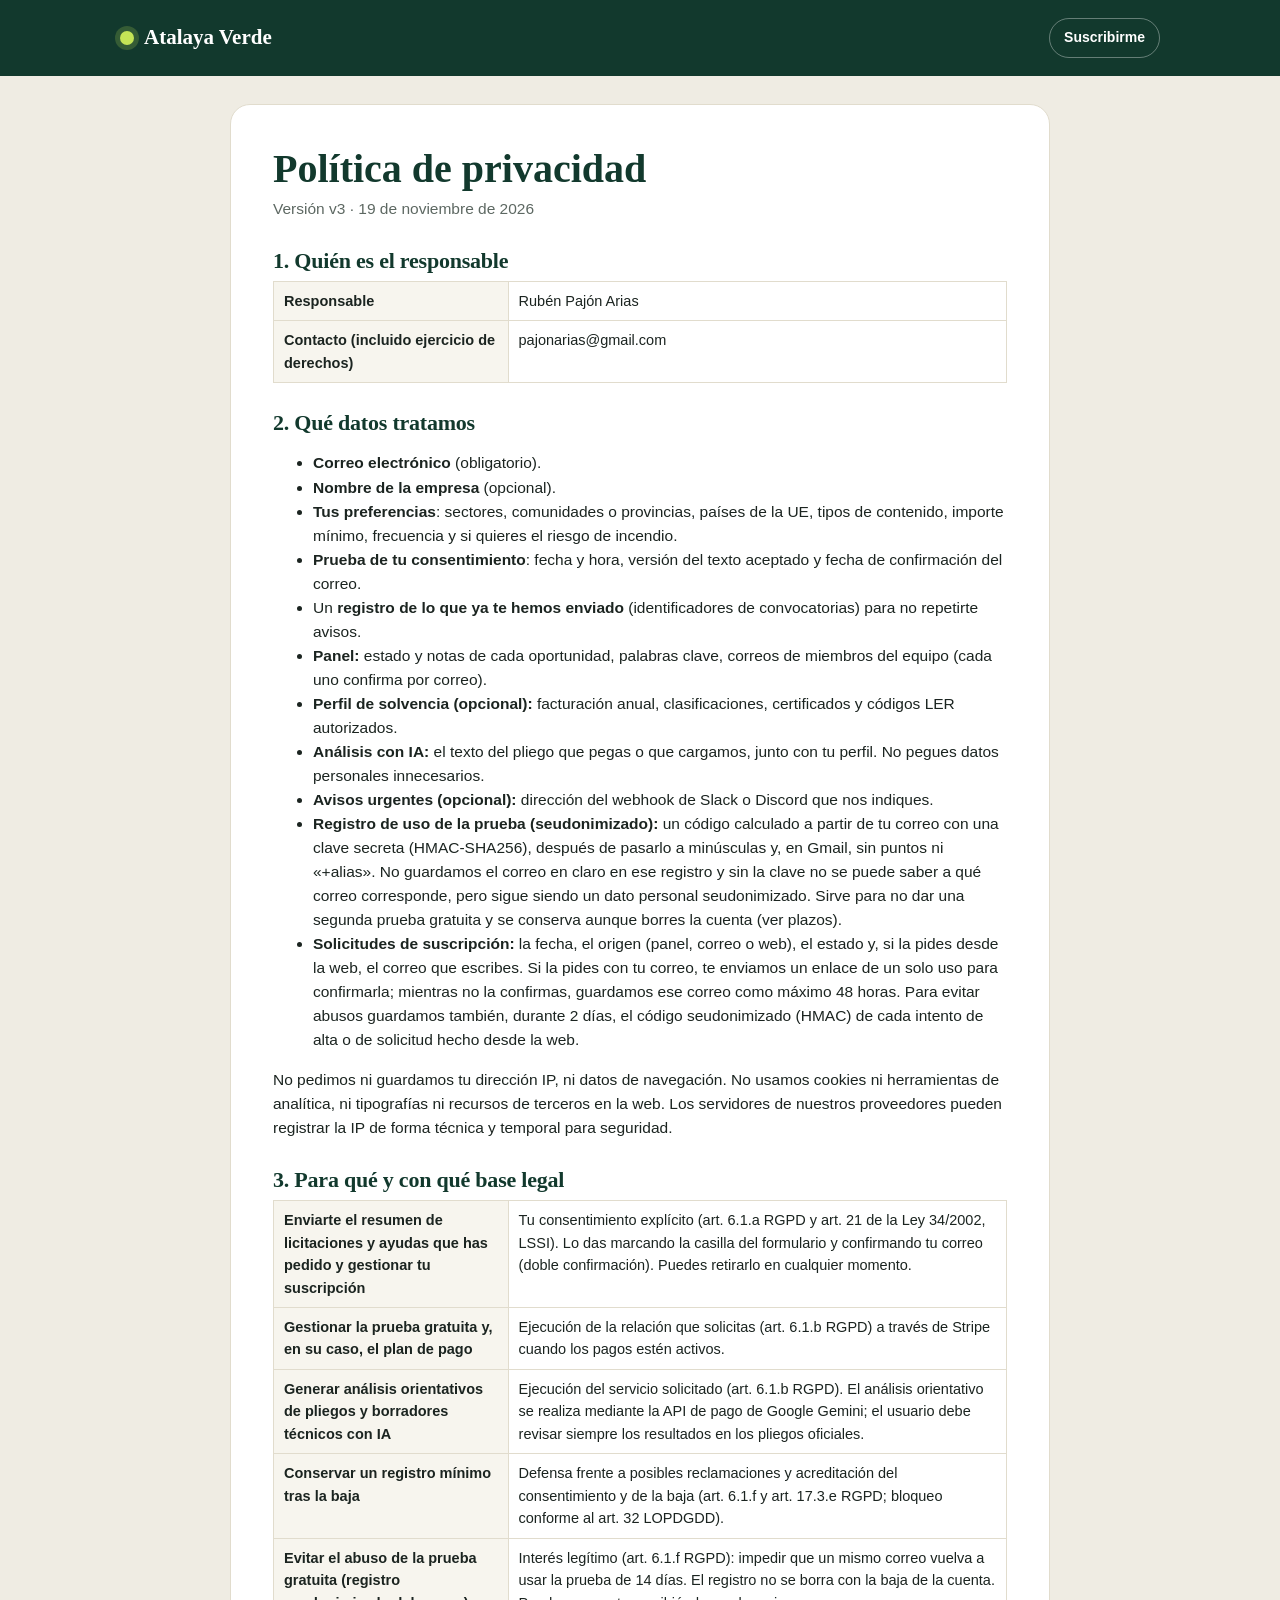
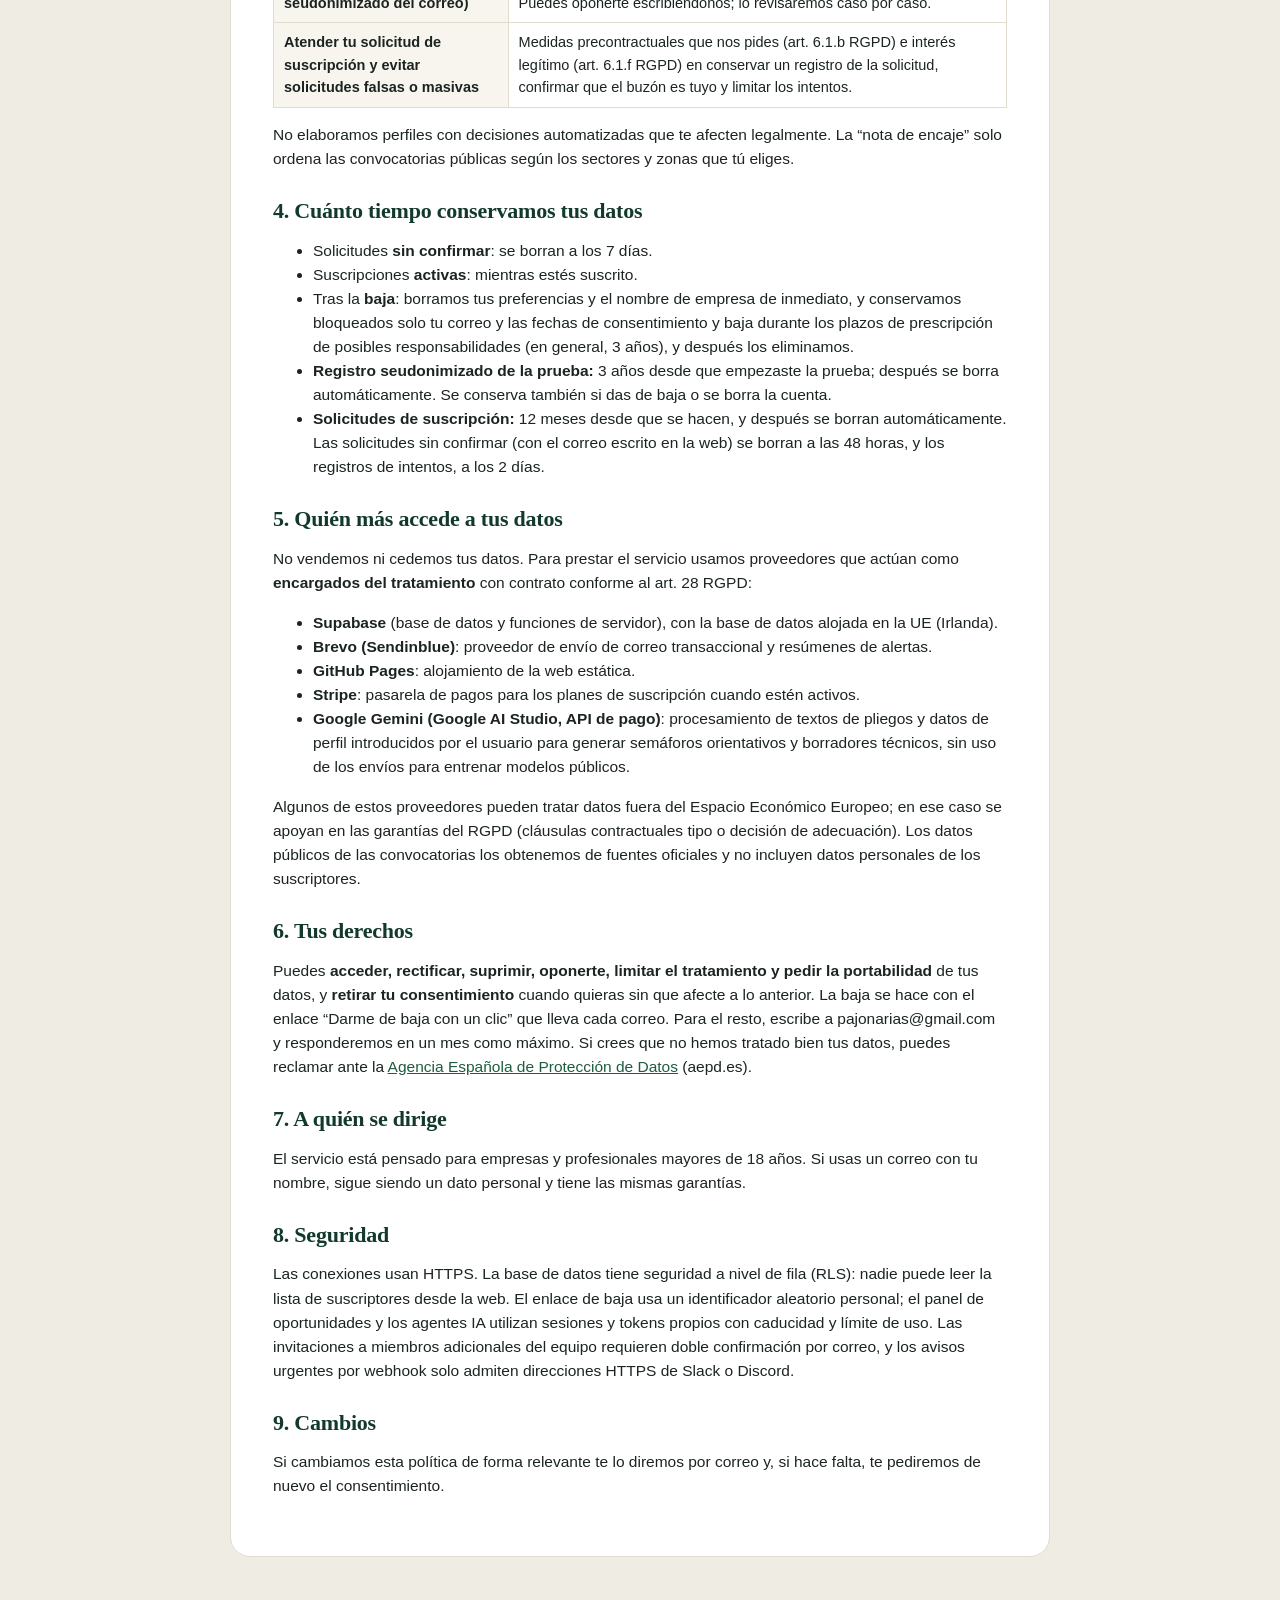
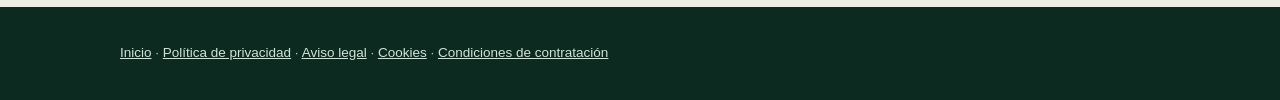
<file: privacidad.html>
<!doctype html><html lang="es"><head><meta charset="utf-8"><meta name="viewport" content="width=device-width,initial-scale=1"><meta name="robots" content="noindex"><link rel="icon" href="favicon.svg" type="image/svg+xml"><link rel="stylesheet" href="styles.css"><title>Política de privacidad · Atalaya Verde</title><link rel="canonical" href="https://atalayaverde.github.io/privacidad.html"><meta property="og:url" content="https://atalayaverde.github.io/privacidad.html"></head><body>
<header style="background:#12392d"><div class="wrap"><nav class="nav"><a class="brand" href="index.html"><i></i>Atalaya Verde</a><a class="btn-s" href="index.html#alta">Suscribirme</a></nav></div></header>
<main class="wrap"><article class="page">
<h1>Política de privacidad</h1>
<p class="hint">Versión v3 · 19 de noviembre de 2026</p>

<h2>1. Quién es el responsable</h2>
<table class="t">
<tr><th>Responsable</th><td>Rubén Pajón Arias</td></tr>
<tr><th>Contacto (incluido ejercicio de derechos)</th><td>pajonarias@gmail.com</td></tr>
</table>

<h2>2. Qué datos tratamos</h2>
<ul>
<li><b>Correo electrónico</b> (obligatorio).</li>
<li><b>Nombre de la empresa</b> (opcional).</li>
<li><b>Tus preferencias</b>: sectores, comunidades o provincias, países de la UE, tipos de contenido, importe mínimo, frecuencia y si quieres el riesgo de incendio.</li>
<li><b>Prueba de tu consentimiento</b>: fecha y hora, versión del texto aceptado y fecha de confirmación del correo.</li>
<li>Un <b>registro de lo que ya te hemos enviado</b> (identificadores de convocatorias) para no repetirte avisos.</li>
<li><b>Panel:</b> estado y notas de cada oportunidad, palabras clave, correos de miembros del equipo (cada uno confirma por correo).</li>
<li><b>Perfil de solvencia (opcional):</b> facturación anual, clasificaciones, certificados y códigos LER autorizados.</li>
<li><b>Análisis con IA:</b> el texto del pliego que pegas o que cargamos, junto con tu perfil. No pegues datos personales innecesarios.</li>
<li><b>Avisos urgentes (opcional):</b> dirección del webhook de Slack o Discord que nos indiques.</li>
<li><b>Registro de uso de la prueba (seudonimizado):</b> un código calculado a partir de tu correo con una clave secreta (HMAC-SHA256), después de pasarlo a minúsculas y, en Gmail, sin puntos ni «+alias». No guardamos el correo en claro en ese registro y sin la clave no se puede saber a qué correo corresponde, pero sigue siendo un dato personal seudonimizado. Sirve para no dar una segunda prueba gratuita y se conserva aunque borres la cuenta (ver plazos).</li>
<li><b>Solicitudes de suscripción:</b> la fecha, el origen (panel, correo o web), el estado y, si la pides desde la web, el correo que escribes. Si la pides con tu correo, te enviamos un enlace de un solo uso para confirmarla; mientras no la confirmas, guardamos ese correo como máximo 48 horas. Para evitar abusos guardamos también, durante 2 días, el código seudonimizado (HMAC) de cada intento de alta o de solicitud hecho desde la web.</li>
</ul>
<p>No pedimos ni guardamos tu dirección IP, ni datos de navegación. No usamos cookies ni herramientas de analítica, ni tipografías ni recursos de terceros en la web. Los servidores de nuestros proveedores pueden registrar la IP de forma técnica y temporal para seguridad.</p>

<h2>3. Para qué y con qué base legal</h2>
<table class="t">
<tr><th>Enviarte el resumen de licitaciones y ayudas que has pedido y gestionar tu suscripción</th><td>Tu consentimiento explícito (art. 6.1.a RGPD y art. 21 de la Ley 34/2002, LSSI). Lo das marcando la casilla del formulario y confirmando tu correo (doble confirmación). Puedes retirarlo en cualquier momento.</td></tr>
<tr><th>Gestionar la prueba gratuita y, en su caso, el plan de pago</th><td>Ejecución de la relación que solicitas (art. 6.1.b RGPD) a través de Stripe cuando los pagos estén activos.</td></tr>
<tr><th>Generar análisis orientativos de pliegos y borradores técnicos con IA</th><td>Ejecución del servicio solicitado (art. 6.1.b RGPD). El análisis orientativo se realiza mediante la API de pago de Google Gemini; el usuario debe revisar siempre los resultados en los pliegos oficiales.</td></tr>
<tr><th>Conservar un registro mínimo tras la baja</th><td>Defensa frente a posibles reclamaciones y acreditación del consentimiento y de la baja (art. 6.1.f y art. 17.3.e RGPD; bloqueo conforme al art. 32 LOPDGDD).</td></tr>
<tr><th>Evitar el abuso de la prueba gratuita (registro seudonimizado del correo)</th><td>Interés legítimo (art. 6.1.f RGPD): impedir que un mismo correo vuelva a usar la prueba de 14 días. El registro no se borra con la baja de la cuenta. Puedes oponerte escribiéndonos; lo revisaremos caso por caso.</td></tr>
<tr><th>Atender tu solicitud de suscripción y evitar solicitudes falsas o masivas</th><td>Medidas precontractuales que nos pides (art. 6.1.b RGPD) e interés legítimo (art. 6.1.f RGPD) en conservar un registro de la solicitud, confirmar que el buzón es tuyo y limitar los intentos.</td></tr>
</table>
<p>No elaboramos perfiles con decisiones automatizadas que te afecten legalmente. La “nota de encaje” solo ordena las convocatorias públicas según los sectores y zonas que tú eliges.</p>

<h2>4. Cuánto tiempo conservamos tus datos</h2>
<ul>
<li>Solicitudes <b>sin confirmar</b>: se borran a los 7 días.</li>
<li>Suscripciones <b>activas</b>: mientras estés suscrito.</li>
<li>Tras la <b>baja</b>: borramos tus preferencias y el nombre de empresa de inmediato, y conservamos bloqueados solo tu correo y las fechas de consentimiento y baja durante los plazos de prescripción de posibles responsabilidades (en general, 3 años), y después los eliminamos.</li>
<li><b>Registro seudonimizado de la prueba:</b> 3 años desde que empezaste la prueba; después se borra automáticamente. Se conserva también si das de baja o se borra la cuenta.</li>
<li><b>Solicitudes de suscripción:</b> 12 meses desde que se hacen, y después se borran automáticamente. Las solicitudes sin confirmar (con el correo escrito en la web) se borran a las 48 horas, y los registros de intentos, a los 2 días.</li>
</ul>

<h2>5. Quién más accede a tus datos</h2>
<p>No vendemos ni cedemos tus datos. Para prestar el servicio usamos proveedores que actúan como <b>encargados del tratamiento</b> con contrato conforme al art. 28 RGPD:</p>
<ul>
<li><b>Supabase</b> (base de datos y funciones de servidor), con la base de datos alojada en la UE (Irlanda).</li>
<li><b>Brevo (Sendinblue)</b>: proveedor de envío de correo transaccional y resúmenes de alertas.</li>
<li><b>GitHub Pages</b>: alojamiento de la web estática.</li>
<li><b>Stripe</b>: pasarela de pagos para los planes de suscripción cuando estén activos.</li>
<li><b>Google Gemini (Google AI Studio, API de pago)</b>: procesamiento de textos de pliegos y datos de perfil introducidos por el usuario para generar semáforos orientativos y borradores técnicos, sin uso de los envíos para entrenar modelos públicos.</li>
</ul>
<p>Algunos de estos proveedores pueden tratar datos fuera del Espacio Económico Europeo; en ese caso se apoyan en las garantías del RGPD (cláusulas contractuales tipo o decisión de adecuación). Los datos públicos de las convocatorias los obtenemos de fuentes oficiales y no incluyen datos personales de los suscriptores.</p>

<h2>6. Tus derechos</h2>
<p>Puedes <b>acceder, rectificar, suprimir, oponerte, limitar el tratamiento y pedir la portabilidad</b> de tus datos, y <b>retirar tu consentimiento</b> cuando quieras sin que afecte a lo anterior. La baja se hace con el enlace “Darme de baja con un clic” que lleva cada correo. Para el resto, escribe a pajonarias@gmail.com y responderemos en un mes como máximo. Si crees que no hemos tratado bien tus datos, puedes reclamar ante la <a href="https://www.aepd.es" rel="noopener">Agencia Española de Protección de Datos</a> (aepd.es).</p>

<h2>7. A quién se dirige</h2>
<p>El servicio está pensado para empresas y profesionales mayores de 18 años. Si usas un correo con tu nombre, sigue siendo un dato personal y tiene las mismas garantías.</p>

<h2>8. Seguridad</h2>
<p>Las conexiones usan HTTPS. La base de datos tiene seguridad a nivel de fila (RLS): nadie puede leer la lista de suscriptores desde la web. El enlace de baja usa un identificador aleatorio personal; el panel de oportunidades y los agentes IA utilizan sesiones y tokens propios con caducidad y límite de uso. Las invitaciones a miembros adicionales del equipo requieren doble confirmación por correo, y los avisos urgentes por webhook solo admiten direcciones HTTPS de Slack o Discord.</p>

<h2>9. Cambios</h2>
<p>Si cambiamos esta política de forma relevante te lo diremos por correo y, si hace falta, te pediremos de nuevo el consentimiento.</p>
</article></main><footer><div class="wrap"><a href="index.html">Inicio</a> · <a href="privacidad.html">Política de privacidad</a> · <a href="aviso-legal.html">Aviso legal</a> · <a href="cookies.html">Cookies</a> · <a href="condiciones.html">Condiciones de contratación</a></div></footer></body></html>
</file>
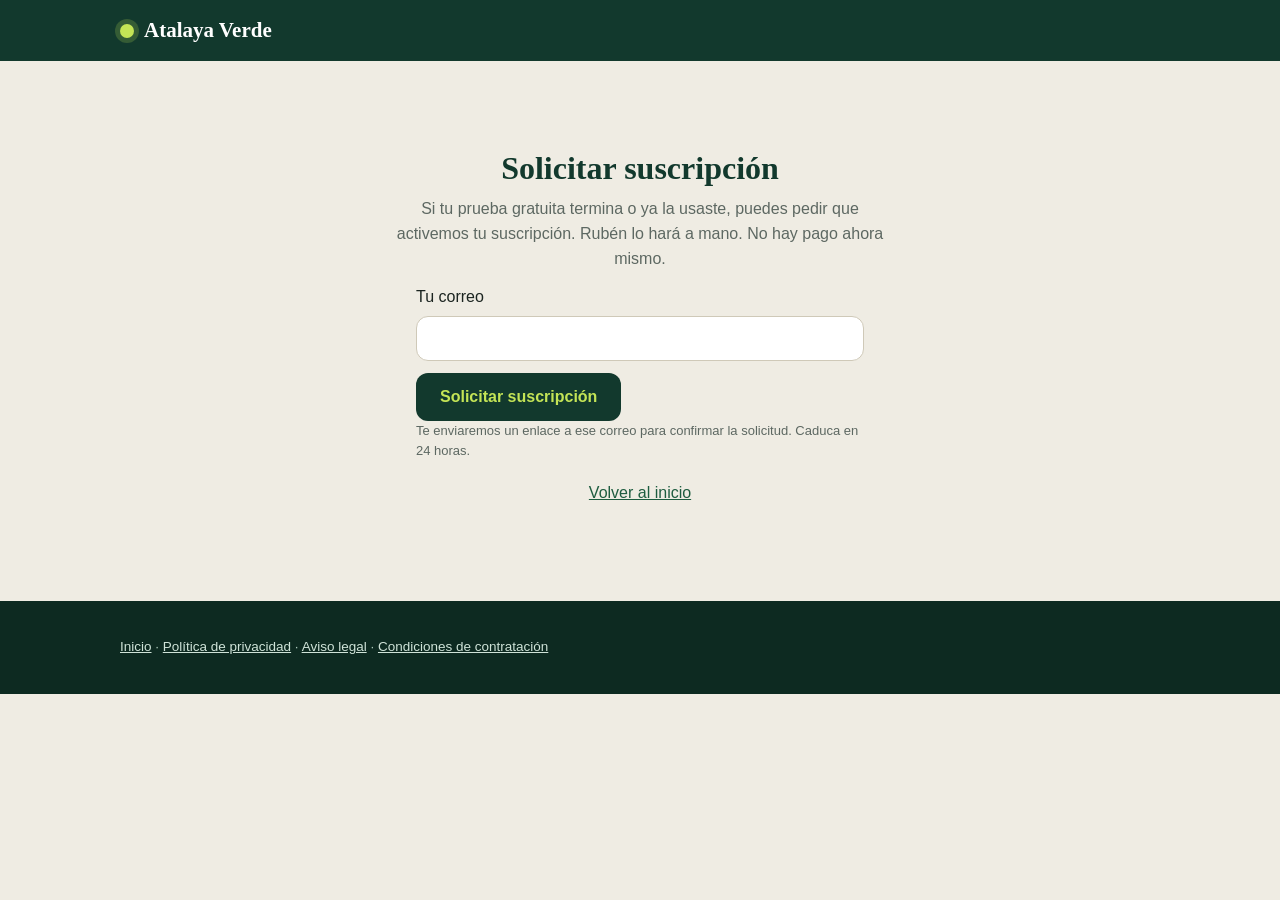
<file: solicitar.html>
<!doctype html>
<html lang="es">
<head>
<meta charset="utf-8">
<meta name="viewport" content="width=device-width,initial-scale=1">
<meta name="robots" content="noindex">
<meta name="referrer" content="no-referrer">
<link rel="icon" href="favicon.svg" type="image/svg+xml">
<link rel="stylesheet" href="styles.css?v=20261119p">
<title>Solicitar suscripción · Atalaya Verde</title>
<link rel="canonical" href="https://atalayaverde.github.io/solicitar.html">
</head>
<body>
<header style="background:#12392d"><div class="wrap"><nav class="nav"><a class="brand" href="index.html"><i></i>Atalaya Verde</a></nav></div></header>
<main class="wrap">
  <div class="center"><div>
    <h1 style="font:700 32px Georgia,serif;color:#12392d;margin:10px 0">Solicitar suscripción</h1>
    <p style="color:#5d6862;max-width:32em;margin:0 auto 14px">Si tu prueba gratuita termina o ya la usaste, puedes pedir que activemos tu suscripción. Rubén lo hará a mano. No hay pago ahora mismo.</p>
    <div id="boxToken" hidden>
      <button type="button" class="btn" id="btnToken" style="background:#12392d;color:#c4e456">Solicitar suscripción</button>
    </div>
    <form id="formEmail" hidden style="max-width:28em;margin:0 auto;text-align:left">
      <label for="email">Tu correo</label>
      <input id="email" name="email" type="email" required maxlength="254" autocomplete="email" style="width:100%;padding:9px;margin:6px 0 12px;box-sizing:border-box">
      <input type="text" name="website" id="website" tabindex="-1" autocomplete="off" style="position:absolute;left:-9999px" aria-hidden="true">
      <button type="submit" class="btn" id="btnEmail" style="background:#12392d;color:#c4e456">Solicitar suscripción</button>
      <p class="hint" style="font-size:13px;color:#5d6862">Te enviaremos un enlace a ese correo para confirmar la solicitud. Caduca en 24 horas.</p>
    </form>
    <p id="msg" style="color:#5d6862;max-width:32em;margin:16px auto 0" aria-live="polite"></p>
    <p style="margin-top:20px"><a href="index.html">Volver al inicio</a></p>
  </div></div>
</main>
<footer><div class="wrap"><a href="index.html">Inicio</a> · <a href="privacidad.html">Política de privacidad</a> · <a href="aviso-legal.html">Aviso legal</a> · <a href="condiciones.html">Condiciones de contratación</a></div></footer>
<script src="config.js?v=20261126"></script>
<script>
(function () {
  var cfg = window.AV_CONFIG || {};
  var params = new URLSearchParams(location.search);
  var token = params.get('t') || '';
  var code = params.get('c') || '';
  // B3: el token del panel y el código no se quedan en la barra ni en el historial.
  if ((token || code) && window.history && history.replaceState) history.replaceState(null, '', location.pathname);
  var msg = document.getElementById('msg');
  var boxToken = document.getElementById('boxToken');
  var formEmail = document.getElementById('formEmail');
  var GENERIC = 'Si ese correo puede solicitar la suscripción, te llegará en las próximas horas un enlace para confirmarla (caduca en 24 horas). Revisa también la carpeta de spam.';

  function tell(text) { msg.textContent = text; }
  function rpc(name, body) {
    return fetch(cfg.SUPABASE_URL + '/rest/v1/rpc/' + name, {
      method: 'POST',
      headers: { apikey: cfg.SUPABASE_KEY, Authorization: 'Bearer ' + cfg.SUPABASE_KEY, 'Content-Type': 'application/json' },
      body: JSON.stringify(body)
    }).then(function (res) { return res.json().catch(function () { return null; }); });
  }

  if (code) {
    // Se confirma con un clic (no al cargar) para que los antivirus de correo que abren enlaces
    // no gasten el código de un solo uso.
    tell('Pulsa el botón para confirmar tu solicitud.');
    var btnC = document.createElement('button');
    btnC.type = 'button'; btnC.className = 'btn'; btnC.textContent = 'Confirmar solicitud';
    msg.parentNode.insertBefore(btnC, msg.nextSibling);
    btnC.addEventListener('click', function () {
      btnC.disabled = true;
      tell('Confirmando tu solicitud…');
      rpc('confirm_subscription_request', { p_code: code })
        .then(function (body) {
          if (body && body.ok) tell('Solicitud confirmada. Rubén la activará a mano. No hay pago ahora mismo.');
          else { tell('Este enlace no es válido o ha caducado. Puedes pedir otro con tu correo.'); formEmail.hidden = false; }
        })
        .catch(function () { tell('No hay conexión con el servidor. Vuelve a abrir el enlace del correo.'); })
        .then(function () { btnC.remove(); });
    });
  } else if (token) {
    boxToken.hidden = false;
  } else {
    formEmail.hidden = false;
  }

  document.getElementById('btnToken').addEventListener('click', function () {
    var btn = this;
    btn.disabled = true;
    tell('Enviando tu solicitud…');
    rpc('request_subscription', { p_portal_token: token, p_source: 'email' })
      .then(function (body) {
        if (body && body.ok) {
          tell(body.already_pending ? 'Ya teníamos tu solicitud. Rubén la activará a mano.' : 'Hemos recibido tu solicitud. Rubén la activará a mano.');
        } else if (body && body.error === 'invalid_or_expired_session') {
          tell('Tu enlace ha caducado. Escribe tu correo y te enviaremos uno para confirmar.');
          boxToken.hidden = true;
          formEmail.hidden = false;
        } else {
          tell('No se ha podido enviar. Inténtalo de nuevo o escríbenos a pajonarias@gmail.com.');
        }
      })
      .catch(function () { tell('No hay conexión con el servidor. Inténtalo de nuevo.'); })
      .then(function () { btn.disabled = false; });
  });

  formEmail.addEventListener('submit', function (e) {
    e.preventDefault();
    if (document.getElementById('website').value) { tell(GENERIC); return; }
    var email = document.getElementById('email').value.trim();
    if (!/^[^@\s]+@[^@\s]+\.[^@\s]{2,}$/.test(email)) { tell('Revisa tu correo electrónico: no parece válido.'); return; }
    var btn = document.getElementById('btnEmail');
    btn.disabled = true;
    tell('Enviando…');
    // A1: la respuesta del servidor es siempre la misma; el mensaje también.
    rpc('request_subscription', { p_email: email, p_source: 'web' })
      .then(function () { tell(GENERIC); })
      .catch(function () { tell('No hay conexión con el servidor. Inténtalo de nuevo.'); })
      .then(function () { btn.disabled = false; });
  });
})();
</script>
</body>
</html>
</file>
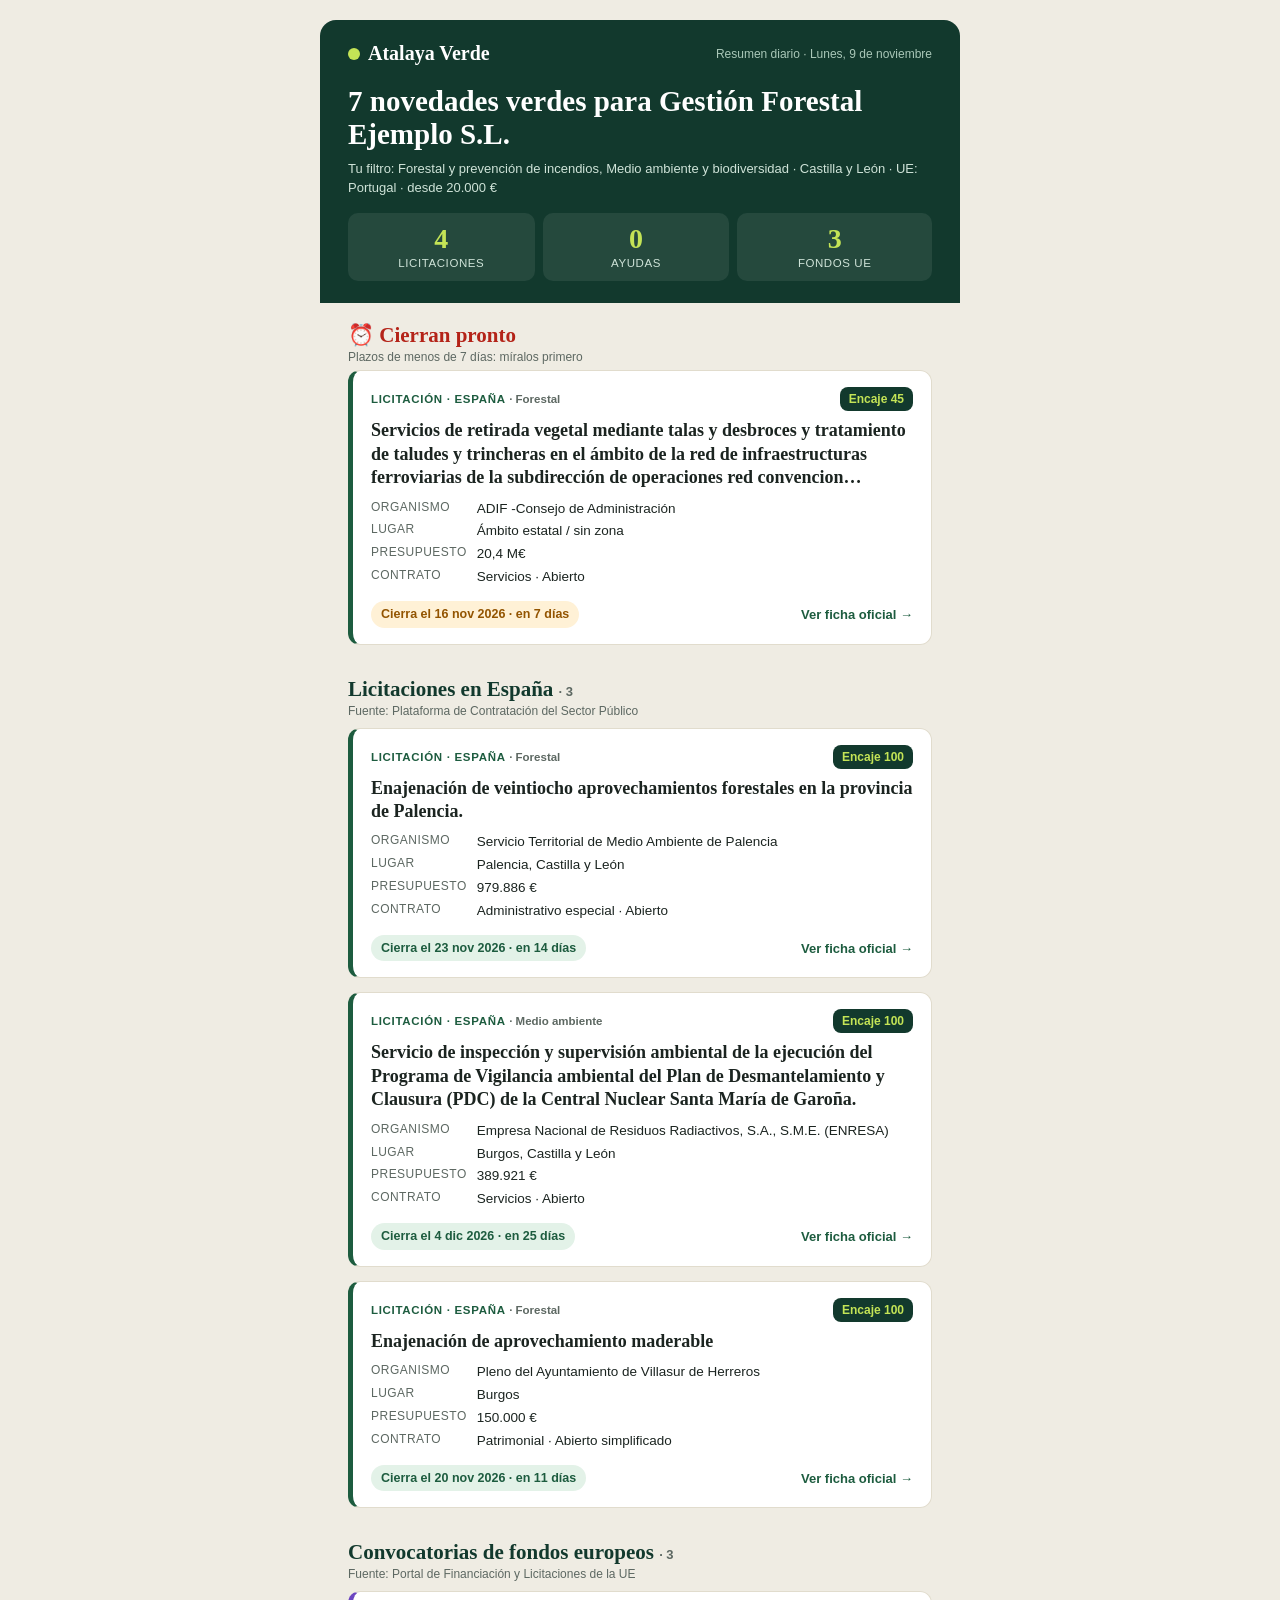
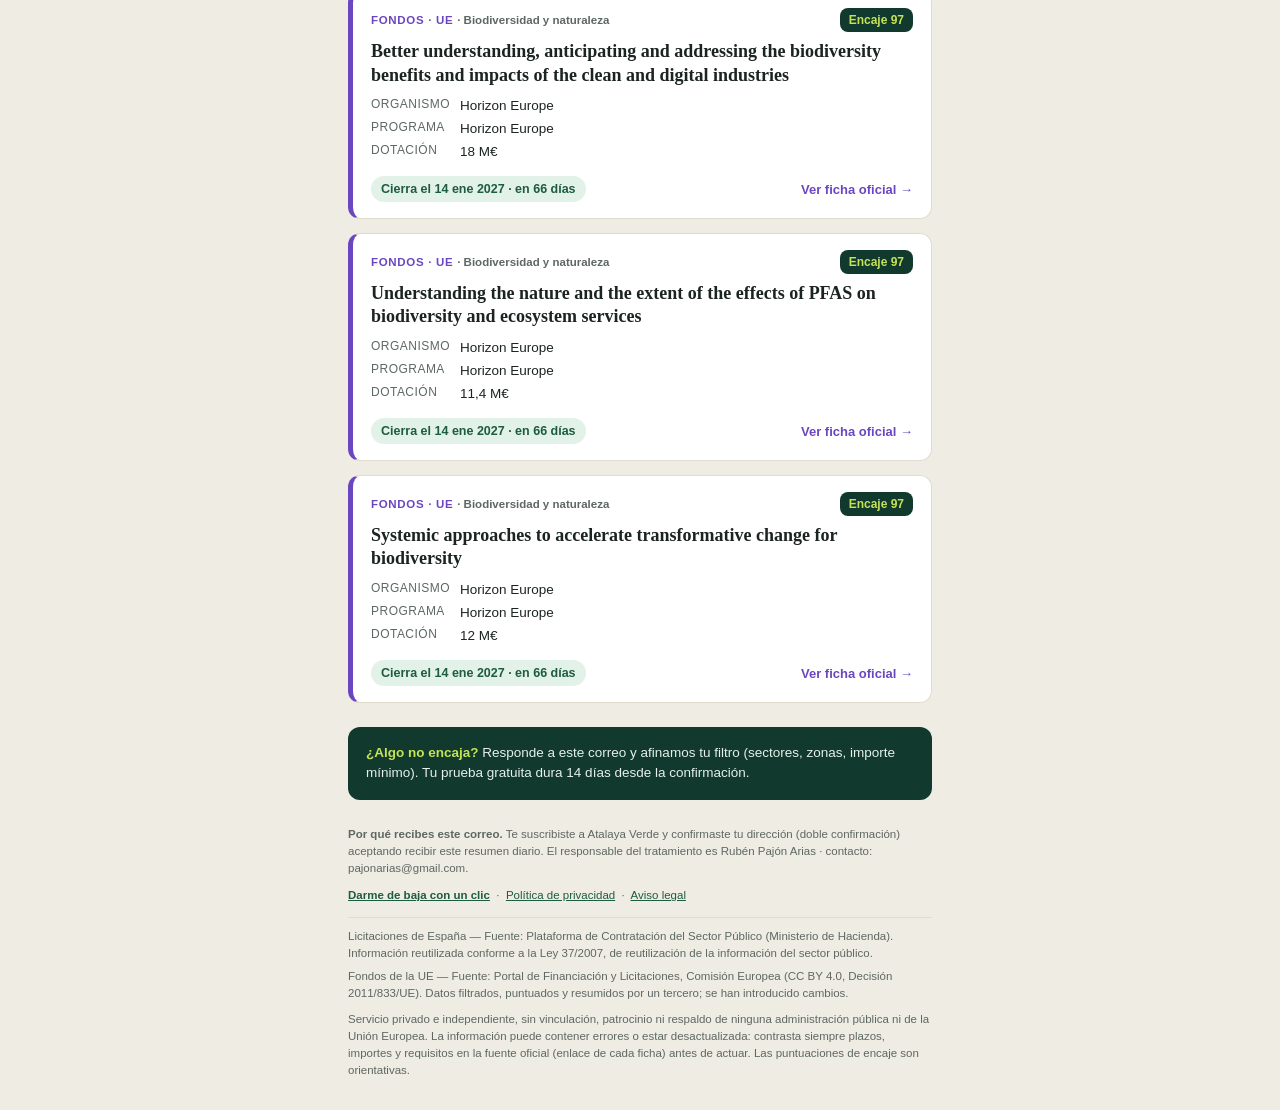
<file: ejemplos/muestra-forestal-cyl.html>
<!doctype html>
<html lang="es"><head><meta charset="utf-8"><meta name="viewport" content="width=device-width,initial-scale=1"><meta name="robots" content="noindex"><meta name="color-scheme" content="light"><title>Atalaya Verde · 7 novedades verdes para ti · 1 cierra en menos de una semana</title>
<style>
 @media only screen and (max-width:640px){ .wrap{width:100%!important} .px{padding-left:16px!important;padding-right:16px!important} .stat div{padding:10px 2px!important}.stat div div:first-child{font-size:24px!important} .h1{font-size:24px!important} .lbl{display:block!important;padding-top:6px!important} }
 a{color:#1d5c3f}
</style></head>
<body style="margin:0;padding:0;background:#efece3;-webkit-text-size-adjust:100%;font-family:-apple-system,'Segoe UI',Roboto,Helvetica,Arial,sans-serif;color:#1b2420">
<div style="display:none;max-height:0;overflow:hidden;opacity:0;color:transparent">7 novedades verdes para ti · 1 cierra en menos de una semana</div>
<table role="presentation" width="100%" cellpadding="0" cellspacing="0" style="background:#efece3"><tr><td align="center" style="padding:20px 10px 30px">
<table role="presentation" class="wrap" width="640" cellpadding="0" cellspacing="0" style="width:640px;max-width:640px;background:#efece3">

 <tr><td class="px" style="background:#12392d;border-radius:16px 16px 0 0;padding:22px 28px 6px">
  <table role="presentation" width="100%" cellpadding="0" cellspacing="0"><tr>
   <td style="font-family:Georgia,serif;font-size:20px;font-weight:700;color:#fff;white-space:nowrap"><span style="display:inline-block;width:12px;height:12px;background:#c4e456;border-radius:50%;margin-right:8px"></span>Atalaya Verde</td>
   <td align="right" style="font-size:12px;color:#a9c7b8">Resumen diario · Lunes, 9 de noviembre</td>
  </tr></table>
 </td></tr>
 <tr><td class="px" style="background:#12392d;padding:14px 28px 22px">
  <div class="h1" style="font-family:Georgia,serif;font-size:29px;line-height:1.15;color:#fff;font-weight:700">7 novedades verdes para Gestión Forestal Ejemplo S.L.</div>
  <div style="font-size:13px;color:#cfe3d8;padding:8px 0 16px;line-height:1.45">Tu filtro: Forestal y prevención de incendios, Medio ambiente y biodiversidad · Castilla y León · UE: Portugal · desde 20.000 €</div>
  <table role="presentation" width="100%" cellpadding="0" cellspacing="0"><tr><td class="stat" width="33%" style="padding:0 8px 0 0"><div style="background:rgba(255,255,255,.08);border-radius:10px;padding:12px 8px;text-align:center"><div style="font-family:Georgia,serif;font-size:28px;font-weight:700;color:#c4e456;line-height:1">4</div><div style="font-size:11.5px;color:#cfe3d8;padding-top:4px;text-transform:uppercase;letter-spacing:.05em">Licitaciones</div></div></td><td class="stat" width="33%" style="padding:0 8px 0 0"><div style="background:rgba(255,255,255,.08);border-radius:10px;padding:12px 8px;text-align:center"><div style="font-family:Georgia,serif;font-size:28px;font-weight:700;color:#c4e456;line-height:1">0</div><div style="font-size:11.5px;color:#cfe3d8;padding-top:4px;text-transform:uppercase;letter-spacing:.05em">Ayudas</div></div></td><td class="stat" width="33%" style="padding:0"><div style="background:rgba(255,255,255,.08);border-radius:10px;padding:12px 8px;text-align:center"><div style="font-family:Georgia,serif;font-size:28px;font-weight:700;color:#c4e456;line-height:1">3</div><div style="font-size:11.5px;color:#cfe3d8;padding-top:4px;text-transform:uppercase;letter-spacing:.05em">Fondos UE</div></div></td></tr></table>
 </td></tr>

 
<tr><td class="px" style="padding:20px 28px 6px"><div style="font-family:Georgia,serif;font-size:21px;font-weight:700;color:#b42318">⏰ Cierran pronto</div><div style="font-size:12px;color:#5d6862;padding-top:2px">Plazos de menos de 7 días: míralos primero</div></td></tr>

<tr><td class="px" style="padding:0 28px 14px">
 <table role="presentation" width="100%" cellpadding="0" cellspacing="0" style="background:#ffffff;border:1px solid #e1dccd;border-left:5px solid #1d5c3f;border-radius:12px">
  <tr><td style="padding:16px 18px 6px">
   <table role="presentation" width="100%" cellpadding="0" cellspacing="0"><tr>
    <td style="font-size:11.5px;font-weight:700;letter-spacing:.06em;text-transform:uppercase;color:#1d5c3f">Licitación · España <span style="color:#5d6862;font-weight:600;text-transform:none;letter-spacing:0">· Forestal</span></td>
    <td align="right" style="white-space:nowrap"><span title="Encaje con tu perfil (0-100)" style="display:inline-block;background:#12392d;color:#c4e456;font-weight:800;font-size:12px;padding:5px 9px;border-radius:8px">Encaje 45</span></td>
   </tr></table>
  </td></tr>
  <tr><td style="padding:2px 18px 8px"><a href="https://contrataciondelestado.es/wps/poc?uri=deeplink:detalle_licitacion&amp;idEvl=PZy3gTXmJVAIYE3ZiZ%2BxmQ%3D%3D" style="font-family:Georgia,'Times New Roman',serif;font-size:18px;line-height:1.3;color:#1b2420;text-decoration:none;font-weight:700">Servicios de retirada vegetal mediante talas y desbroces y tratamiento de taludes y trincheras en el ámbito de la red de infraestructuras ferroviarias de la subdirección de operaciones red convencion…</a></td></tr>
  <tr><td style="padding:0 18px 10px"><table role="presentation" cellpadding="0" cellspacing="0"><tr><td class="lbl" style="padding:2px 10px 2px 0;font-size:12px;color:#5d6862;white-space:nowrap;vertical-align:top;text-transform:uppercase;letter-spacing:.04em">Organismo</td><td style="padding:2px 0;font-size:13.5px;color:#1b2420;line-height:1.4">ADIF -Consejo de Administración</td></tr><tr><td class="lbl" style="padding:2px 10px 2px 0;font-size:12px;color:#5d6862;white-space:nowrap;vertical-align:top;text-transform:uppercase;letter-spacing:.04em">Lugar</td><td style="padding:2px 0;font-size:13.5px;color:#1b2420;line-height:1.4">Ámbito estatal / sin zona</td></tr><tr><td class="lbl" style="padding:2px 10px 2px 0;font-size:12px;color:#5d6862;white-space:nowrap;vertical-align:top;text-transform:uppercase;letter-spacing:.04em">Presupuesto</td><td style="padding:2px 0;font-size:13.5px;color:#1b2420;line-height:1.4">20,4 M€</td></tr><tr><td class="lbl" style="padding:2px 10px 2px 0;font-size:12px;color:#5d6862;white-space:nowrap;vertical-align:top;text-transform:uppercase;letter-spacing:.04em">Contrato</td><td style="padding:2px 0;font-size:13.5px;color:#1b2420;line-height:1.4">Servicios · Abierto</td></tr></table></td></tr>
  <tr><td style="padding:2px 18px 16px"><table role="presentation" width="100%" cellpadding="0" cellspacing="0"><tr>
    <td><span style="display:inline-block;background:#fff1d6;color:#935400;font-weight:700;font-size:12.5px;line-height:1;padding:7px 10px;border-radius:999px">Cierra el 16 nov 2026 · en 7 días</span></td>
    <td align="right"><a href="https://contrataciondelestado.es/wps/poc?uri=deeplink:detalle_licitacion&amp;idEvl=PZy3gTXmJVAIYE3ZiZ%2BxmQ%3D%3D" style="font-size:13px;font-weight:700;color:#1d5c3f;text-decoration:none">Ver ficha oficial&nbsp;→</a></td>
  </tr></table></td></tr>
 </table>
</td></tr>
 
<tr><td class="px" style="padding:18px 28px 10px">
 <table role="presentation" width="100%" cellpadding="0" cellspacing="0"><tr>
  <td style="font-family:Georgia,'Times New Roman',serif;font-size:21px;font-weight:700;color:#12392d">Licitaciones en España <span style="font-family:Arial,sans-serif;font-size:13px;color:#5d6862;font-weight:600">· 3</span></td>
 </tr><tr><td style="font-size:12px;color:#5d6862;padding-top:2px">Fuente: Plataforma de Contratación del Sector Público</td></tr></table>
</td></tr>
<tr><td class="px" style="padding:0 28px 14px">
 <table role="presentation" width="100%" cellpadding="0" cellspacing="0" style="background:#ffffff;border:1px solid #e1dccd;border-left:5px solid #1d5c3f;border-radius:12px">
  <tr><td style="padding:16px 18px 6px">
   <table role="presentation" width="100%" cellpadding="0" cellspacing="0"><tr>
    <td style="font-size:11.5px;font-weight:700;letter-spacing:.06em;text-transform:uppercase;color:#1d5c3f">Licitación · España <span style="color:#5d6862;font-weight:600;text-transform:none;letter-spacing:0">· Forestal</span></td>
    <td align="right" style="white-space:nowrap"><span title="Encaje con tu perfil (0-100)" style="display:inline-block;background:#12392d;color:#c4e456;font-weight:800;font-size:12px;padding:5px 9px;border-radius:8px">Encaje 100</span></td>
   </tr></table>
  </td></tr>
  <tr><td style="padding:2px 18px 8px"><a href="https://contrataciondelestado.es/wps/poc?uri=deeplink:detalle_licitacion&amp;idEvl=rVRDOUoUPWBQFSeKCRun4Q%3D%3D" style="font-family:Georgia,'Times New Roman',serif;font-size:18px;line-height:1.3;color:#1b2420;text-decoration:none;font-weight:700">Enajenación de veintiocho aprovechamientos forestales en la provincia de Palencia.</a></td></tr>
  <tr><td style="padding:0 18px 10px"><table role="presentation" cellpadding="0" cellspacing="0"><tr><td class="lbl" style="padding:2px 10px 2px 0;font-size:12px;color:#5d6862;white-space:nowrap;vertical-align:top;text-transform:uppercase;letter-spacing:.04em">Organismo</td><td style="padding:2px 0;font-size:13.5px;color:#1b2420;line-height:1.4">Servicio Territorial de Medio Ambiente de Palencia</td></tr><tr><td class="lbl" style="padding:2px 10px 2px 0;font-size:12px;color:#5d6862;white-space:nowrap;vertical-align:top;text-transform:uppercase;letter-spacing:.04em">Lugar</td><td style="padding:2px 0;font-size:13.5px;color:#1b2420;line-height:1.4">Palencia, Castilla y León</td></tr><tr><td class="lbl" style="padding:2px 10px 2px 0;font-size:12px;color:#5d6862;white-space:nowrap;vertical-align:top;text-transform:uppercase;letter-spacing:.04em">Presupuesto</td><td style="padding:2px 0;font-size:13.5px;color:#1b2420;line-height:1.4">979.886 €</td></tr><tr><td class="lbl" style="padding:2px 10px 2px 0;font-size:12px;color:#5d6862;white-space:nowrap;vertical-align:top;text-transform:uppercase;letter-spacing:.04em">Contrato</td><td style="padding:2px 0;font-size:13.5px;color:#1b2420;line-height:1.4">Administrativo especial · Abierto</td></tr></table></td></tr>
  <tr><td style="padding:2px 18px 16px"><table role="presentation" width="100%" cellpadding="0" cellspacing="0"><tr>
    <td><span style="display:inline-block;background:#e3f2e8;color:#1d5c3f;font-weight:700;font-size:12.5px;line-height:1;padding:7px 10px;border-radius:999px">Cierra el 23 nov 2026 · en 14 días</span></td>
    <td align="right"><a href="https://contrataciondelestado.es/wps/poc?uri=deeplink:detalle_licitacion&amp;idEvl=rVRDOUoUPWBQFSeKCRun4Q%3D%3D" style="font-size:13px;font-weight:700;color:#1d5c3f;text-decoration:none">Ver ficha oficial&nbsp;→</a></td>
  </tr></table></td></tr>
 </table>
</td></tr>
<tr><td class="px" style="padding:0 28px 14px">
 <table role="presentation" width="100%" cellpadding="0" cellspacing="0" style="background:#ffffff;border:1px solid #e1dccd;border-left:5px solid #1d5c3f;border-radius:12px">
  <tr><td style="padding:16px 18px 6px">
   <table role="presentation" width="100%" cellpadding="0" cellspacing="0"><tr>
    <td style="font-size:11.5px;font-weight:700;letter-spacing:.06em;text-transform:uppercase;color:#1d5c3f">Licitación · España <span style="color:#5d6862;font-weight:600;text-transform:none;letter-spacing:0">· Medio ambiente</span></td>
    <td align="right" style="white-space:nowrap"><span title="Encaje con tu perfil (0-100)" style="display:inline-block;background:#12392d;color:#c4e456;font-weight:800;font-size:12px;padding:5px 9px;border-radius:8px">Encaje 100</span></td>
   </tr></table>
  </td></tr>
  <tr><td style="padding:2px 18px 8px"><a href="https://contrataciondelestado.es/wps/poc?uri=deeplink:detalle_licitacion&amp;idEvl=EY5EVsvj%2BV4S7pcxhTeWOg%3D%3D" style="font-family:Georgia,'Times New Roman',serif;font-size:18px;line-height:1.3;color:#1b2420;text-decoration:none;font-weight:700">Servicio de inspección y supervisión ambiental de la ejecución del Programa de Vigilancia ambiental del Plan de Desmantelamiento y Clausura (PDC) de la Central Nuclear Santa María de Garoña.</a></td></tr>
  <tr><td style="padding:0 18px 10px"><table role="presentation" cellpadding="0" cellspacing="0"><tr><td class="lbl" style="padding:2px 10px 2px 0;font-size:12px;color:#5d6862;white-space:nowrap;vertical-align:top;text-transform:uppercase;letter-spacing:.04em">Organismo</td><td style="padding:2px 0;font-size:13.5px;color:#1b2420;line-height:1.4">Empresa Nacional de Residuos Radiactivos, S.A., S.M.E. (ENRESA)</td></tr><tr><td class="lbl" style="padding:2px 10px 2px 0;font-size:12px;color:#5d6862;white-space:nowrap;vertical-align:top;text-transform:uppercase;letter-spacing:.04em">Lugar</td><td style="padding:2px 0;font-size:13.5px;color:#1b2420;line-height:1.4">Burgos, Castilla y León</td></tr><tr><td class="lbl" style="padding:2px 10px 2px 0;font-size:12px;color:#5d6862;white-space:nowrap;vertical-align:top;text-transform:uppercase;letter-spacing:.04em">Presupuesto</td><td style="padding:2px 0;font-size:13.5px;color:#1b2420;line-height:1.4">389.921 €</td></tr><tr><td class="lbl" style="padding:2px 10px 2px 0;font-size:12px;color:#5d6862;white-space:nowrap;vertical-align:top;text-transform:uppercase;letter-spacing:.04em">Contrato</td><td style="padding:2px 0;font-size:13.5px;color:#1b2420;line-height:1.4">Servicios · Abierto</td></tr></table></td></tr>
  <tr><td style="padding:2px 18px 16px"><table role="presentation" width="100%" cellpadding="0" cellspacing="0"><tr>
    <td><span style="display:inline-block;background:#e3f2e8;color:#1d5c3f;font-weight:700;font-size:12.5px;line-height:1;padding:7px 10px;border-radius:999px">Cierra el 4 dic 2026 · en 25 días</span></td>
    <td align="right"><a href="https://contrataciondelestado.es/wps/poc?uri=deeplink:detalle_licitacion&amp;idEvl=EY5EVsvj%2BV4S7pcxhTeWOg%3D%3D" style="font-size:13px;font-weight:700;color:#1d5c3f;text-decoration:none">Ver ficha oficial&nbsp;→</a></td>
  </tr></table></td></tr>
 </table>
</td></tr>
<tr><td class="px" style="padding:0 28px 14px">
 <table role="presentation" width="100%" cellpadding="0" cellspacing="0" style="background:#ffffff;border:1px solid #e1dccd;border-left:5px solid #1d5c3f;border-radius:12px">
  <tr><td style="padding:16px 18px 6px">
   <table role="presentation" width="100%" cellpadding="0" cellspacing="0"><tr>
    <td style="font-size:11.5px;font-weight:700;letter-spacing:.06em;text-transform:uppercase;color:#1d5c3f">Licitación · España <span style="color:#5d6862;font-weight:600;text-transform:none;letter-spacing:0">· Forestal</span></td>
    <td align="right" style="white-space:nowrap"><span title="Encaje con tu perfil (0-100)" style="display:inline-block;background:#12392d;color:#c4e456;font-weight:800;font-size:12px;padding:5px 9px;border-radius:8px">Encaje 100</span></td>
   </tr></table>
  </td></tr>
  <tr><td style="padding:2px 18px 8px"><a href="https://contrataciondelestado.es/wps/poc?uri=deeplink:detalle_licitacion&amp;idEvl=s7Q91oD5E5SdkQsA7ROvsg%3D%3D" style="font-family:Georgia,'Times New Roman',serif;font-size:18px;line-height:1.3;color:#1b2420;text-decoration:none;font-weight:700">Enajenación de aprovechamiento maderable</a></td></tr>
  <tr><td style="padding:0 18px 10px"><table role="presentation" cellpadding="0" cellspacing="0"><tr><td class="lbl" style="padding:2px 10px 2px 0;font-size:12px;color:#5d6862;white-space:nowrap;vertical-align:top;text-transform:uppercase;letter-spacing:.04em">Organismo</td><td style="padding:2px 0;font-size:13.5px;color:#1b2420;line-height:1.4">Pleno del Ayuntamiento de Villasur de Herreros</td></tr><tr><td class="lbl" style="padding:2px 10px 2px 0;font-size:12px;color:#5d6862;white-space:nowrap;vertical-align:top;text-transform:uppercase;letter-spacing:.04em">Lugar</td><td style="padding:2px 0;font-size:13.5px;color:#1b2420;line-height:1.4">Burgos</td></tr><tr><td class="lbl" style="padding:2px 10px 2px 0;font-size:12px;color:#5d6862;white-space:nowrap;vertical-align:top;text-transform:uppercase;letter-spacing:.04em">Presupuesto</td><td style="padding:2px 0;font-size:13.5px;color:#1b2420;line-height:1.4">150.000 €</td></tr><tr><td class="lbl" style="padding:2px 10px 2px 0;font-size:12px;color:#5d6862;white-space:nowrap;vertical-align:top;text-transform:uppercase;letter-spacing:.04em">Contrato</td><td style="padding:2px 0;font-size:13.5px;color:#1b2420;line-height:1.4">Patrimonial · Abierto simplificado</td></tr></table></td></tr>
  <tr><td style="padding:2px 18px 16px"><table role="presentation" width="100%" cellpadding="0" cellspacing="0"><tr>
    <td><span style="display:inline-block;background:#e3f2e8;color:#1d5c3f;font-weight:700;font-size:12.5px;line-height:1;padding:7px 10px;border-radius:999px">Cierra el 20 nov 2026 · en 11 días</span></td>
    <td align="right"><a href="https://contrataciondelestado.es/wps/poc?uri=deeplink:detalle_licitacion&amp;idEvl=s7Q91oD5E5SdkQsA7ROvsg%3D%3D" style="font-size:13px;font-weight:700;color:#1d5c3f;text-decoration:none">Ver ficha oficial&nbsp;→</a></td>
  </tr></table></td></tr>
 </table>
</td></tr>
<tr><td class="px" style="padding:18px 28px 10px">
 <table role="presentation" width="100%" cellpadding="0" cellspacing="0"><tr>
  <td style="font-family:Georgia,'Times New Roman',serif;font-size:21px;font-weight:700;color:#12392d">Convocatorias de fondos europeos <span style="font-family:Arial,sans-serif;font-size:13px;color:#5d6862;font-weight:600">· 3</span></td>
 </tr><tr><td style="font-size:12px;color:#5d6862;padding-top:2px">Fuente: Portal de Financiación y Licitaciones de la UE</td></tr></table>
</td></tr>
<tr><td class="px" style="padding:0 28px 14px">
 <table role="presentation" width="100%" cellpadding="0" cellspacing="0" style="background:#ffffff;border:1px solid #e1dccd;border-left:5px solid #6b46c1;border-radius:12px">
  <tr><td style="padding:16px 18px 6px">
   <table role="presentation" width="100%" cellpadding="0" cellspacing="0"><tr>
    <td style="font-size:11.5px;font-weight:700;letter-spacing:.06em;text-transform:uppercase;color:#6b46c1">Fondos · UE <span style="color:#5d6862;font-weight:600;text-transform:none;letter-spacing:0">· Biodiversidad y naturaleza</span></td>
    <td align="right" style="white-space:nowrap"><span title="Encaje con tu perfil (0-100)" style="display:inline-block;background:#12392d;color:#c4e456;font-weight:800;font-size:12px;padding:5px 9px;border-radius:8px">Encaje 97</span></td>
   </tr></table>
  </td></tr>
  <tr><td style="padding:2px 18px 8px"><a href="https://ec.europa.eu/info/funding-tenders/opportunities/portal/screen/opportunities/topic-details/HORIZON-NATURE-2027-01-02" style="font-family:Georgia,'Times New Roman',serif;font-size:18px;line-height:1.3;color:#1b2420;text-decoration:none;font-weight:700">Better understanding, anticipating and addressing the biodiversity benefits and impacts of the clean and digital industries</a></td></tr>
  <tr><td style="padding:0 18px 10px"><table role="presentation" cellpadding="0" cellspacing="0"><tr><td class="lbl" style="padding:2px 10px 2px 0;font-size:12px;color:#5d6862;white-space:nowrap;vertical-align:top;text-transform:uppercase;letter-spacing:.04em">Organismo</td><td style="padding:2px 0;font-size:13.5px;color:#1b2420;line-height:1.4">Horizon Europe</td></tr><tr><td class="lbl" style="padding:2px 10px 2px 0;font-size:12px;color:#5d6862;white-space:nowrap;vertical-align:top;text-transform:uppercase;letter-spacing:.04em">Programa</td><td style="padding:2px 0;font-size:13.5px;color:#1b2420;line-height:1.4">Horizon Europe</td></tr><tr><td class="lbl" style="padding:2px 10px 2px 0;font-size:12px;color:#5d6862;white-space:nowrap;vertical-align:top;text-transform:uppercase;letter-spacing:.04em">Dotación</td><td style="padding:2px 0;font-size:13.5px;color:#1b2420;line-height:1.4">18 M€</td></tr></table></td></tr>
  <tr><td style="padding:2px 18px 16px"><table role="presentation" width="100%" cellpadding="0" cellspacing="0"><tr>
    <td><span style="display:inline-block;background:#e3f2e8;color:#1d5c3f;font-weight:700;font-size:12.5px;line-height:1;padding:7px 10px;border-radius:999px">Cierra el 14 ene 2027 · en 66 días</span></td>
    <td align="right"><a href="https://ec.europa.eu/info/funding-tenders/opportunities/portal/screen/opportunities/topic-details/HORIZON-NATURE-2027-01-02" style="font-size:13px;font-weight:700;color:#6b46c1;text-decoration:none">Ver ficha oficial&nbsp;→</a></td>
  </tr></table></td></tr>
 </table>
</td></tr>
<tr><td class="px" style="padding:0 28px 14px">
 <table role="presentation" width="100%" cellpadding="0" cellspacing="0" style="background:#ffffff;border:1px solid #e1dccd;border-left:5px solid #6b46c1;border-radius:12px">
  <tr><td style="padding:16px 18px 6px">
   <table role="presentation" width="100%" cellpadding="0" cellspacing="0"><tr>
    <td style="font-size:11.5px;font-weight:700;letter-spacing:.06em;text-transform:uppercase;color:#6b46c1">Fondos · UE <span style="color:#5d6862;font-weight:600;text-transform:none;letter-spacing:0">· Biodiversidad y naturaleza</span></td>
    <td align="right" style="white-space:nowrap"><span title="Encaje con tu perfil (0-100)" style="display:inline-block;background:#12392d;color:#c4e456;font-weight:800;font-size:12px;padding:5px 9px;border-radius:8px">Encaje 97</span></td>
   </tr></table>
  </td></tr>
  <tr><td style="padding:2px 18px 8px"><a href="https://ec.europa.eu/info/funding-tenders/opportunities/portal/screen/opportunities/topic-details/HORIZON-NATURE-2027-01-01" style="font-family:Georgia,'Times New Roman',serif;font-size:18px;line-height:1.3;color:#1b2420;text-decoration:none;font-weight:700">Understanding the nature and the extent of the effects of PFAS on biodiversity and ecosystem services</a></td></tr>
  <tr><td style="padding:0 18px 10px"><table role="presentation" cellpadding="0" cellspacing="0"><tr><td class="lbl" style="padding:2px 10px 2px 0;font-size:12px;color:#5d6862;white-space:nowrap;vertical-align:top;text-transform:uppercase;letter-spacing:.04em">Organismo</td><td style="padding:2px 0;font-size:13.5px;color:#1b2420;line-height:1.4">Horizon Europe</td></tr><tr><td class="lbl" style="padding:2px 10px 2px 0;font-size:12px;color:#5d6862;white-space:nowrap;vertical-align:top;text-transform:uppercase;letter-spacing:.04em">Programa</td><td style="padding:2px 0;font-size:13.5px;color:#1b2420;line-height:1.4">Horizon Europe</td></tr><tr><td class="lbl" style="padding:2px 10px 2px 0;font-size:12px;color:#5d6862;white-space:nowrap;vertical-align:top;text-transform:uppercase;letter-spacing:.04em">Dotación</td><td style="padding:2px 0;font-size:13.5px;color:#1b2420;line-height:1.4">11,4 M€</td></tr></table></td></tr>
  <tr><td style="padding:2px 18px 16px"><table role="presentation" width="100%" cellpadding="0" cellspacing="0"><tr>
    <td><span style="display:inline-block;background:#e3f2e8;color:#1d5c3f;font-weight:700;font-size:12.5px;line-height:1;padding:7px 10px;border-radius:999px">Cierra el 14 ene 2027 · en 66 días</span></td>
    <td align="right"><a href="https://ec.europa.eu/info/funding-tenders/opportunities/portal/screen/opportunities/topic-details/HORIZON-NATURE-2027-01-01" style="font-size:13px;font-weight:700;color:#6b46c1;text-decoration:none">Ver ficha oficial&nbsp;→</a></td>
  </tr></table></td></tr>
 </table>
</td></tr>
<tr><td class="px" style="padding:0 28px 14px">
 <table role="presentation" width="100%" cellpadding="0" cellspacing="0" style="background:#ffffff;border:1px solid #e1dccd;border-left:5px solid #6b46c1;border-radius:12px">
  <tr><td style="padding:16px 18px 6px">
   <table role="presentation" width="100%" cellpadding="0" cellspacing="0"><tr>
    <td style="font-size:11.5px;font-weight:700;letter-spacing:.06em;text-transform:uppercase;color:#6b46c1">Fondos · UE <span style="color:#5d6862;font-weight:600;text-transform:none;letter-spacing:0">· Biodiversidad y naturaleza</span></td>
    <td align="right" style="white-space:nowrap"><span title="Encaje con tu perfil (0-100)" style="display:inline-block;background:#12392d;color:#c4e456;font-weight:800;font-size:12px;padding:5px 9px;border-radius:8px">Encaje 97</span></td>
   </tr></table>
  </td></tr>
  <tr><td style="padding:2px 18px 8px"><a href="https://ec.europa.eu/info/funding-tenders/opportunities/portal/screen/opportunities/topic-details/HORIZON-NATURE-2027-01-03" style="font-family:Georgia,'Times New Roman',serif;font-size:18px;line-height:1.3;color:#1b2420;text-decoration:none;font-weight:700">Systemic approaches to accelerate transformative change for biodiversity</a></td></tr>
  <tr><td style="padding:0 18px 10px"><table role="presentation" cellpadding="0" cellspacing="0"><tr><td class="lbl" style="padding:2px 10px 2px 0;font-size:12px;color:#5d6862;white-space:nowrap;vertical-align:top;text-transform:uppercase;letter-spacing:.04em">Organismo</td><td style="padding:2px 0;font-size:13.5px;color:#1b2420;line-height:1.4">Horizon Europe</td></tr><tr><td class="lbl" style="padding:2px 10px 2px 0;font-size:12px;color:#5d6862;white-space:nowrap;vertical-align:top;text-transform:uppercase;letter-spacing:.04em">Programa</td><td style="padding:2px 0;font-size:13.5px;color:#1b2420;line-height:1.4">Horizon Europe</td></tr><tr><td class="lbl" style="padding:2px 10px 2px 0;font-size:12px;color:#5d6862;white-space:nowrap;vertical-align:top;text-transform:uppercase;letter-spacing:.04em">Dotación</td><td style="padding:2px 0;font-size:13.5px;color:#1b2420;line-height:1.4">12 M€</td></tr></table></td></tr>
  <tr><td style="padding:2px 18px 16px"><table role="presentation" width="100%" cellpadding="0" cellspacing="0"><tr>
    <td><span style="display:inline-block;background:#e3f2e8;color:#1d5c3f;font-weight:700;font-size:12.5px;line-height:1;padding:7px 10px;border-radius:999px">Cierra el 14 ene 2027 · en 66 días</span></td>
    <td align="right"><a href="https://ec.europa.eu/info/funding-tenders/opportunities/portal/screen/opportunities/topic-details/HORIZON-NATURE-2027-01-03" style="font-size:13px;font-weight:700;color:#6b46c1;text-decoration:none">Ver ficha oficial&nbsp;→</a></td>
  </tr></table></td></tr>
 </table>
</td></tr>
 

 <tr><td class="px" style="padding:10px 28px 4px"><div style="background:#12392d;border-radius:12px;padding:16px 18px;color:#e5f1ea;font-size:13.5px;line-height:1.5">
  <strong style="color:#c4e456">¿Algo no encaja?</strong> Responde a este correo y afinamos tu filtro (sectores, zonas, importe mínimo). Tu prueba gratuita dura 14 días desde la confirmación.</div></td></tr>

 <tr><td class="px" style="padding:22px 28px 0;font-size:11.5px;line-height:1.5;color:#5d6862">
  <p style="margin:0 0 10px"><strong>Por qué recibes este correo.</strong> Te suscribiste a Atalaya Verde y confirmaste tu dirección (doble confirmación) aceptando recibir este resumen diario. El responsable del tratamiento es Rubén Pajón Arias · contacto: pajonarias@gmail.com.</p>
  <p style="margin:0 0 12px"><a href="https://atalayaverde.github.io/baja.html?t=MUESTRA-SIN-TOKEN-REAL" style="color:#1d5c3f;font-weight:700">Darme de baja con un clic</a> &nbsp;·&nbsp; <a href="https://atalayaverde.github.io/privacidad.html" style="color:#1d5c3f">Política de privacidad</a> &nbsp;·&nbsp; <a href="https://atalayaverde.github.io/aviso-legal.html" style="color:#1d5c3f">Aviso legal</a></p>
  <div style="border-top:1px solid #e1dccd;padding-top:10px">
   <p style="margin:0 0 6px">Licitaciones de España — Fuente: Plataforma de Contratación del Sector Público (Ministerio de Hacienda). Información reutilizada conforme a la Ley 37/2007, de reutilización de la información del sector público.</p><p style="margin:0 0 6px">Fondos de la UE — Fuente: Portal de Financiación y Licitaciones, Comisión Europea (CC BY 4.0, Decisión 2011/833/UE). Datos filtrados, puntuados y resumidos por un tercero; se han introducido cambios.</p>
   <p style="margin:8px 0 0">Servicio privado e independiente, sin vinculación, patrocinio ni respaldo de ninguna administración pública ni de la Unión Europea. La información puede contener errores o estar desactualizada: contrasta siempre plazos, importes y requisitos en la fuente oficial (enlace de cada ficha) antes de actuar. Las puntuaciones de encaje son orientativas.</p>
  </div>
 </td></tr>
</table></td></tr></table></body></html>
</file>
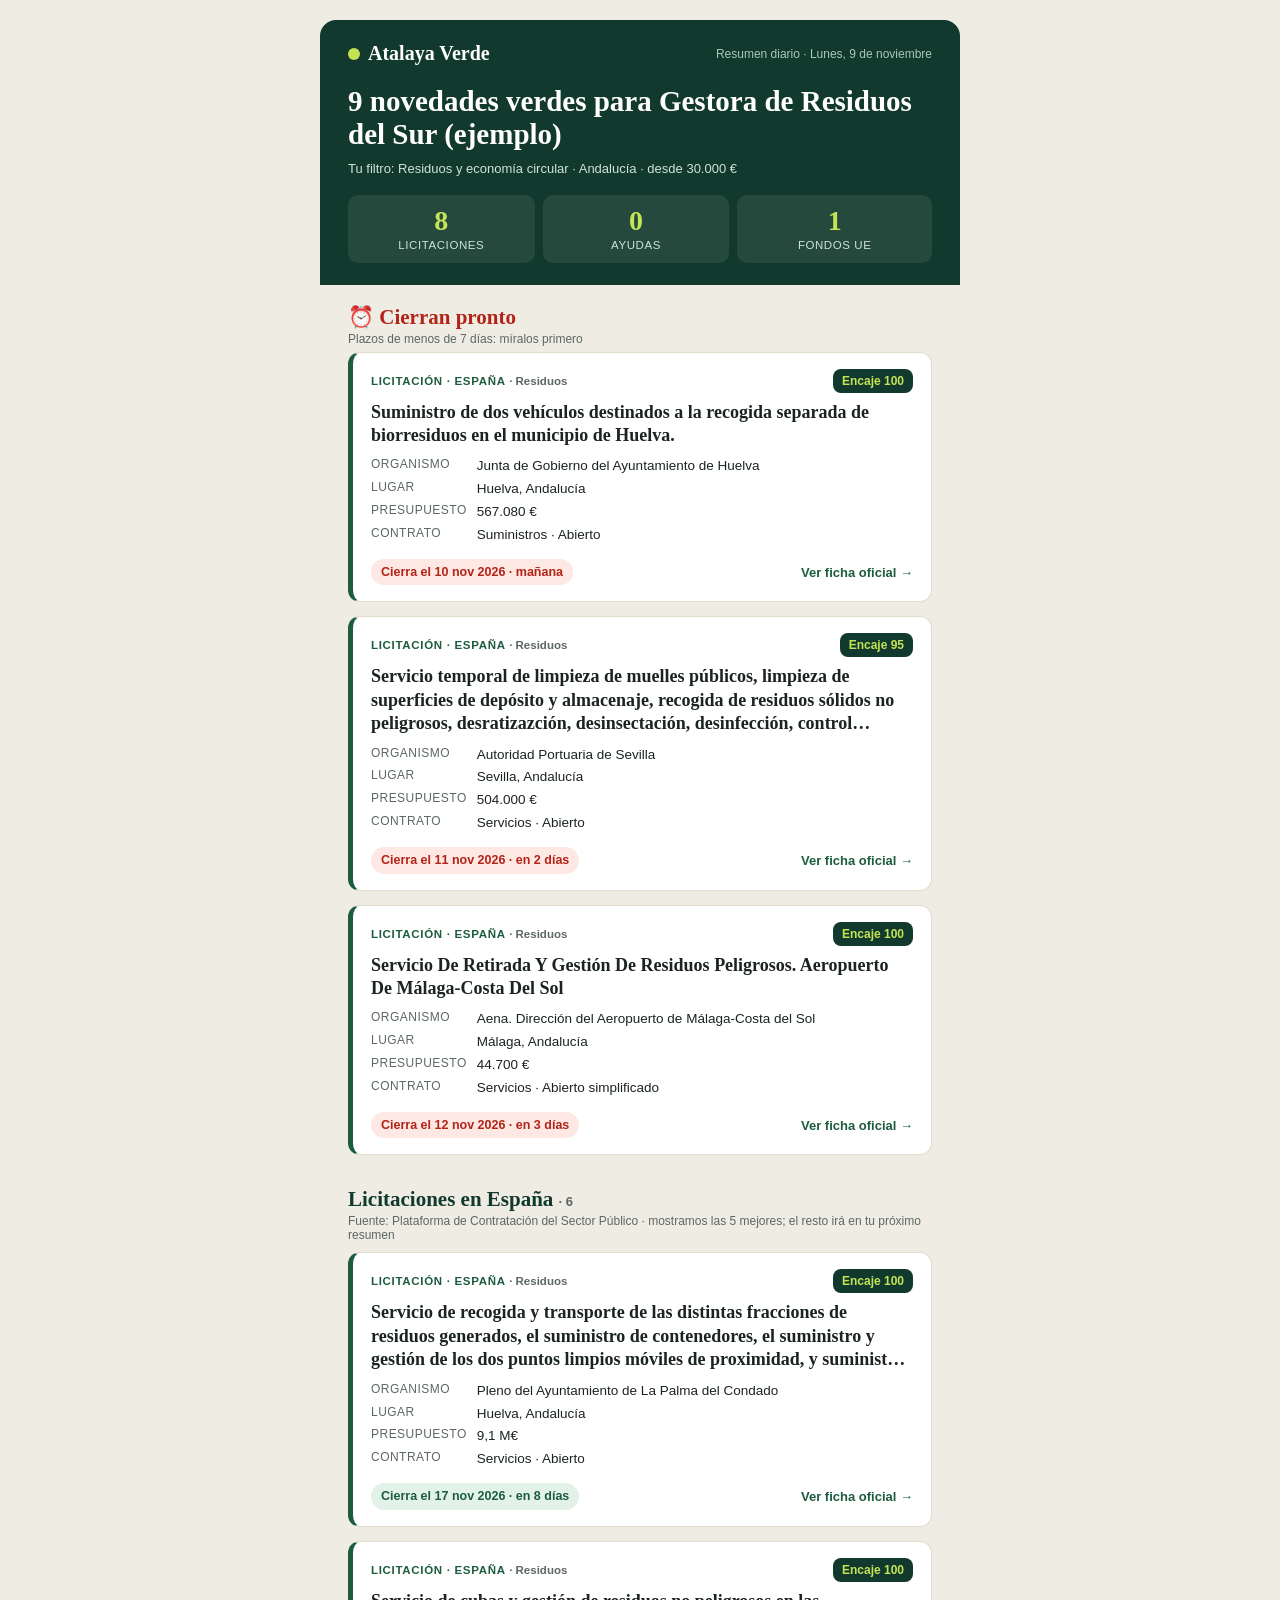
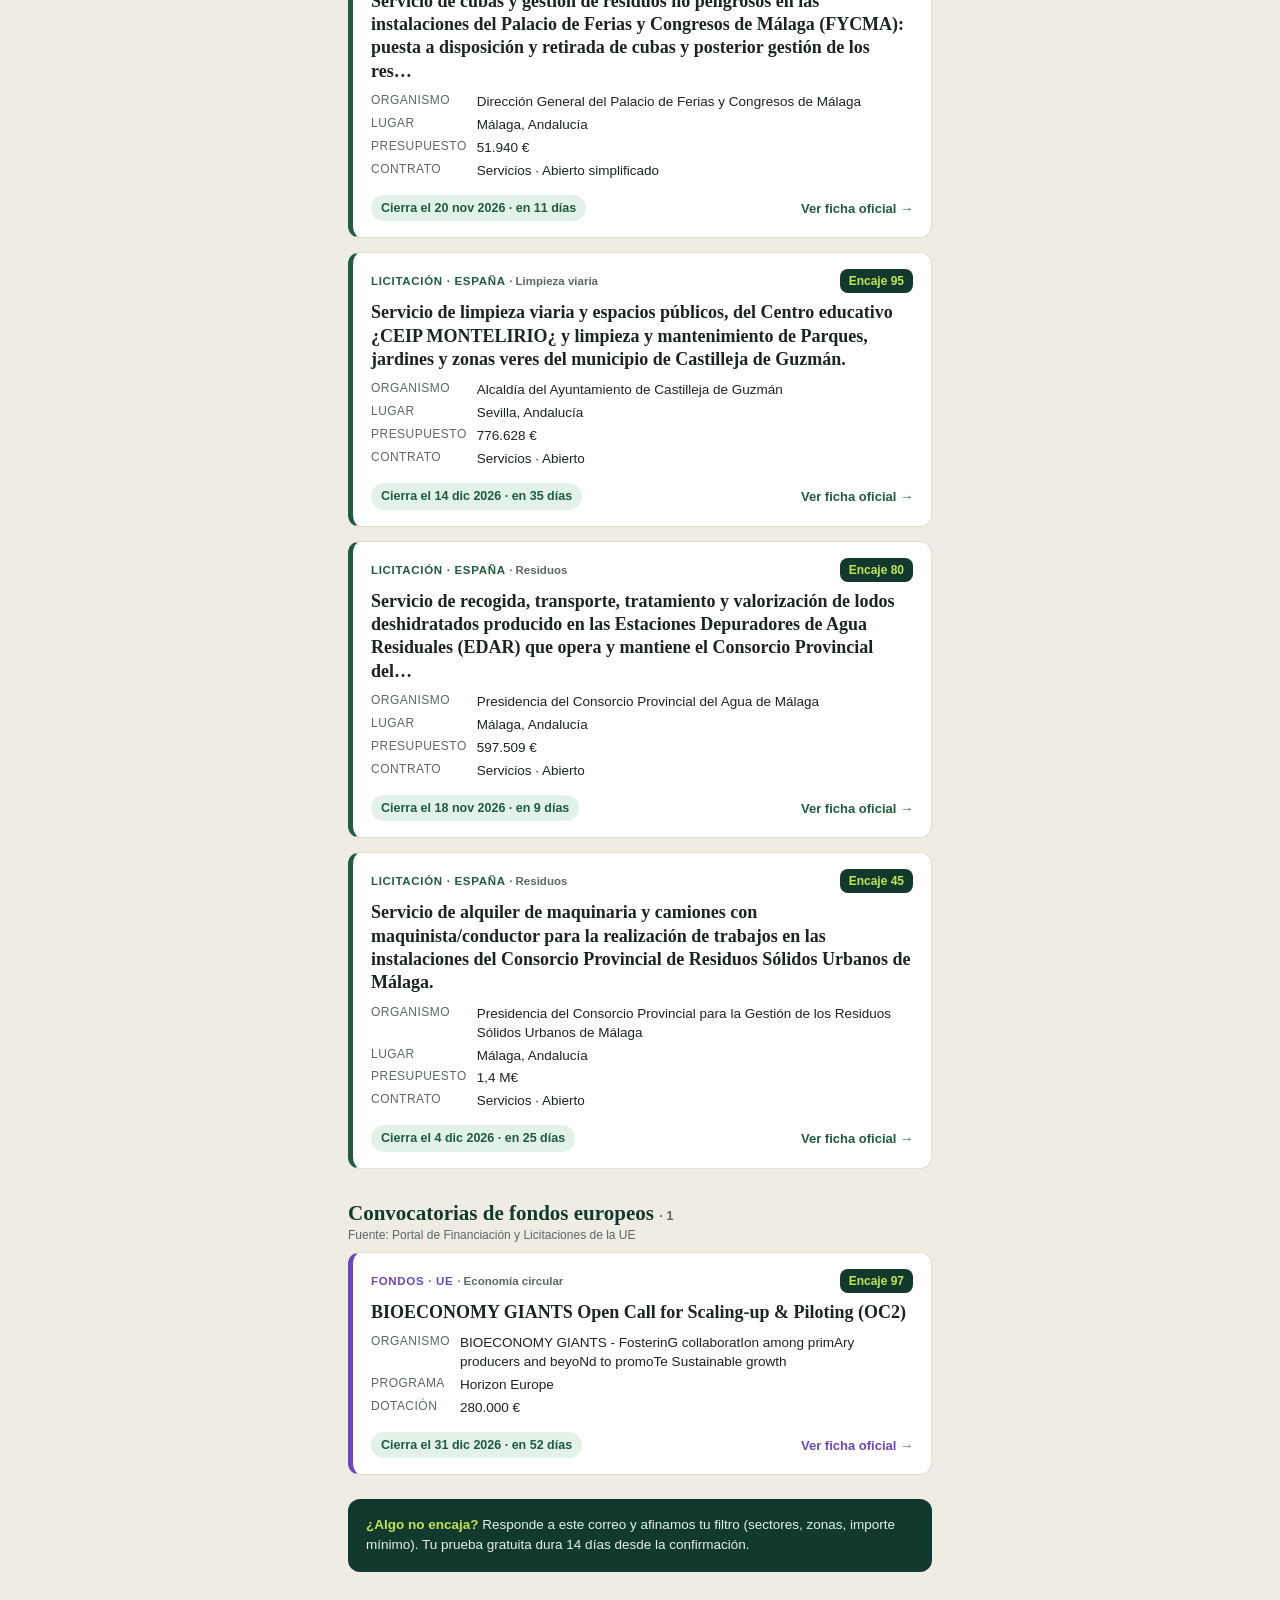
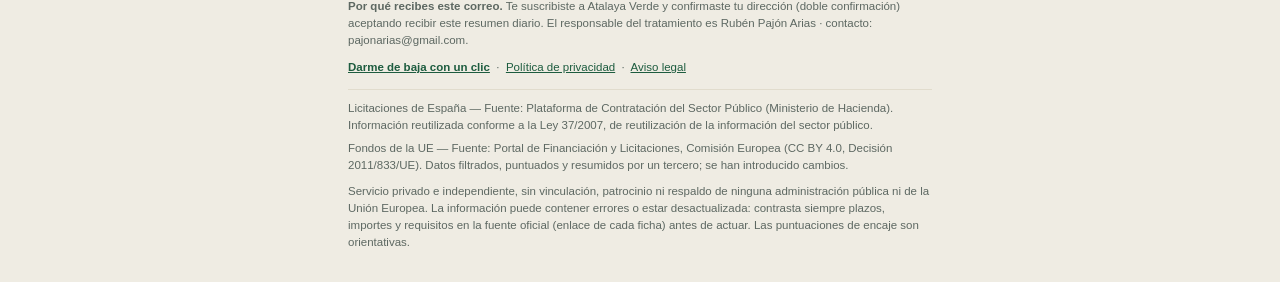
<file: ejemplos/muestra-residuos-and.html>
<!doctype html>
<html lang="es"><head><meta charset="utf-8"><meta name="viewport" content="width=device-width,initial-scale=1"><meta name="robots" content="noindex"><meta name="color-scheme" content="light"><title>Atalaya Verde · 9 novedades verdes para ti · 3 cierran en menos de una semana</title>
<style>
 @media only screen and (max-width:640px){ .wrap{width:100%!important} .px{padding-left:16px!important;padding-right:16px!important} .stat div{padding:10px 2px!important}.stat div div:first-child{font-size:24px!important} .h1{font-size:24px!important} .lbl{display:block!important;padding-top:6px!important} }
 a{color:#1d5c3f}
</style></head>
<body style="margin:0;padding:0;background:#efece3;-webkit-text-size-adjust:100%;font-family:-apple-system,'Segoe UI',Roboto,Helvetica,Arial,sans-serif;color:#1b2420">
<div style="display:none;max-height:0;overflow:hidden;opacity:0;color:transparent">9 novedades verdes para ti · 3 cierran en menos de una semana</div>
<table role="presentation" width="100%" cellpadding="0" cellspacing="0" style="background:#efece3"><tr><td align="center" style="padding:20px 10px 30px">
<table role="presentation" class="wrap" width="640" cellpadding="0" cellspacing="0" style="width:640px;max-width:640px;background:#efece3">

 <tr><td class="px" style="background:#12392d;border-radius:16px 16px 0 0;padding:22px 28px 6px">
  <table role="presentation" width="100%" cellpadding="0" cellspacing="0"><tr>
   <td style="font-family:Georgia,serif;font-size:20px;font-weight:700;color:#fff;white-space:nowrap"><span style="display:inline-block;width:12px;height:12px;background:#c4e456;border-radius:50%;margin-right:8px"></span>Atalaya Verde</td>
   <td align="right" style="font-size:12px;color:#a9c7b8">Resumen diario · Lunes, 9 de noviembre</td>
  </tr></table>
 </td></tr>
 <tr><td class="px" style="background:#12392d;padding:14px 28px 22px">
  <div class="h1" style="font-family:Georgia,serif;font-size:29px;line-height:1.15;color:#fff;font-weight:700">9 novedades verdes para Gestora de Residuos del Sur (ejemplo)</div>
  <div style="font-size:13px;color:#cfe3d8;padding:8px 0 16px;line-height:1.45">Tu filtro: Residuos y economía circular · Andalucía · desde 30.000 €</div>
  <table role="presentation" width="100%" cellpadding="0" cellspacing="0"><tr><td class="stat" width="33%" style="padding:0 8px 0 0"><div style="background:rgba(255,255,255,.08);border-radius:10px;padding:12px 8px;text-align:center"><div style="font-family:Georgia,serif;font-size:28px;font-weight:700;color:#c4e456;line-height:1">8</div><div style="font-size:11.5px;color:#cfe3d8;padding-top:4px;text-transform:uppercase;letter-spacing:.05em">Licitaciones</div></div></td><td class="stat" width="33%" style="padding:0 8px 0 0"><div style="background:rgba(255,255,255,.08);border-radius:10px;padding:12px 8px;text-align:center"><div style="font-family:Georgia,serif;font-size:28px;font-weight:700;color:#c4e456;line-height:1">0</div><div style="font-size:11.5px;color:#cfe3d8;padding-top:4px;text-transform:uppercase;letter-spacing:.05em">Ayudas</div></div></td><td class="stat" width="33%" style="padding:0"><div style="background:rgba(255,255,255,.08);border-radius:10px;padding:12px 8px;text-align:center"><div style="font-family:Georgia,serif;font-size:28px;font-weight:700;color:#c4e456;line-height:1">1</div><div style="font-size:11.5px;color:#cfe3d8;padding-top:4px;text-transform:uppercase;letter-spacing:.05em">Fondos UE</div></div></td></tr></table>
 </td></tr>

 
<tr><td class="px" style="padding:20px 28px 6px"><div style="font-family:Georgia,serif;font-size:21px;font-weight:700;color:#b42318">⏰ Cierran pronto</div><div style="font-size:12px;color:#5d6862;padding-top:2px">Plazos de menos de 7 días: míralos primero</div></td></tr>

<tr><td class="px" style="padding:0 28px 14px">
 <table role="presentation" width="100%" cellpadding="0" cellspacing="0" style="background:#ffffff;border:1px solid #e1dccd;border-left:5px solid #1d5c3f;border-radius:12px">
  <tr><td style="padding:16px 18px 6px">
   <table role="presentation" width="100%" cellpadding="0" cellspacing="0"><tr>
    <td style="font-size:11.5px;font-weight:700;letter-spacing:.06em;text-transform:uppercase;color:#1d5c3f">Licitación · España <span style="color:#5d6862;font-weight:600;text-transform:none;letter-spacing:0">· Residuos</span></td>
    <td align="right" style="white-space:nowrap"><span title="Encaje con tu perfil (0-100)" style="display:inline-block;background:#12392d;color:#c4e456;font-weight:800;font-size:12px;padding:5px 9px;border-radius:8px">Encaje 100</span></td>
   </tr></table>
  </td></tr>
  <tr><td style="padding:2px 18px 8px"><a href="https://contrataciondelestado.es/wps/poc?uri=deeplink:detalle_licitacion&amp;idEvl=oyXMd3wuIDM2wEhQbcAqug%3D%3D" style="font-family:Georgia,'Times New Roman',serif;font-size:18px;line-height:1.3;color:#1b2420;text-decoration:none;font-weight:700">Suministro de dos vehículos destinados a la recogida separada de biorresiduos en el municipio de Huelva.</a></td></tr>
  <tr><td style="padding:0 18px 10px"><table role="presentation" cellpadding="0" cellspacing="0"><tr><td class="lbl" style="padding:2px 10px 2px 0;font-size:12px;color:#5d6862;white-space:nowrap;vertical-align:top;text-transform:uppercase;letter-spacing:.04em">Organismo</td><td style="padding:2px 0;font-size:13.5px;color:#1b2420;line-height:1.4">Junta de Gobierno del Ayuntamiento de Huelva</td></tr><tr><td class="lbl" style="padding:2px 10px 2px 0;font-size:12px;color:#5d6862;white-space:nowrap;vertical-align:top;text-transform:uppercase;letter-spacing:.04em">Lugar</td><td style="padding:2px 0;font-size:13.5px;color:#1b2420;line-height:1.4">Huelva, Andalucía</td></tr><tr><td class="lbl" style="padding:2px 10px 2px 0;font-size:12px;color:#5d6862;white-space:nowrap;vertical-align:top;text-transform:uppercase;letter-spacing:.04em">Presupuesto</td><td style="padding:2px 0;font-size:13.5px;color:#1b2420;line-height:1.4">567.080 €</td></tr><tr><td class="lbl" style="padding:2px 10px 2px 0;font-size:12px;color:#5d6862;white-space:nowrap;vertical-align:top;text-transform:uppercase;letter-spacing:.04em">Contrato</td><td style="padding:2px 0;font-size:13.5px;color:#1b2420;line-height:1.4">Suministros · Abierto</td></tr></table></td></tr>
  <tr><td style="padding:2px 18px 16px"><table role="presentation" width="100%" cellpadding="0" cellspacing="0"><tr>
    <td><span style="display:inline-block;background:#fde8e4;color:#b42318;font-weight:700;font-size:12.5px;line-height:1;padding:7px 10px;border-radius:999px">Cierra el 10 nov 2026 · mañana</span></td>
    <td align="right"><a href="https://contrataciondelestado.es/wps/poc?uri=deeplink:detalle_licitacion&amp;idEvl=oyXMd3wuIDM2wEhQbcAqug%3D%3D" style="font-size:13px;font-weight:700;color:#1d5c3f;text-decoration:none">Ver ficha oficial&nbsp;→</a></td>
  </tr></table></td></tr>
 </table>
</td></tr>
<tr><td class="px" style="padding:0 28px 14px">
 <table role="presentation" width="100%" cellpadding="0" cellspacing="0" style="background:#ffffff;border:1px solid #e1dccd;border-left:5px solid #1d5c3f;border-radius:12px">
  <tr><td style="padding:16px 18px 6px">
   <table role="presentation" width="100%" cellpadding="0" cellspacing="0"><tr>
    <td style="font-size:11.5px;font-weight:700;letter-spacing:.06em;text-transform:uppercase;color:#1d5c3f">Licitación · España <span style="color:#5d6862;font-weight:600;text-transform:none;letter-spacing:0">· Residuos</span></td>
    <td align="right" style="white-space:nowrap"><span title="Encaje con tu perfil (0-100)" style="display:inline-block;background:#12392d;color:#c4e456;font-weight:800;font-size:12px;padding:5px 9px;border-radius:8px">Encaje 95</span></td>
   </tr></table>
  </td></tr>
  <tr><td style="padding:2px 18px 8px"><a href="https://contrataciondelestado.es/wps/poc?uri=deeplink:detalle_licitacion&amp;idEvl=MZdqo2hXY9W8ebB%2FXTwy0A%3D%3D" style="font-family:Georgia,'Times New Roman',serif;font-size:18px;line-height:1.3;color:#1b2420;text-decoration:none;font-weight:700">Servicio temporal de limpieza de muelles públicos, limpieza de superficies de depósito y almacenaje, recogida de residuos sólidos no peligrosos, desratizazción, desinsectación, desinfección, control…</a></td></tr>
  <tr><td style="padding:0 18px 10px"><table role="presentation" cellpadding="0" cellspacing="0"><tr><td class="lbl" style="padding:2px 10px 2px 0;font-size:12px;color:#5d6862;white-space:nowrap;vertical-align:top;text-transform:uppercase;letter-spacing:.04em">Organismo</td><td style="padding:2px 0;font-size:13.5px;color:#1b2420;line-height:1.4">Autoridad Portuaria de Sevilla</td></tr><tr><td class="lbl" style="padding:2px 10px 2px 0;font-size:12px;color:#5d6862;white-space:nowrap;vertical-align:top;text-transform:uppercase;letter-spacing:.04em">Lugar</td><td style="padding:2px 0;font-size:13.5px;color:#1b2420;line-height:1.4">Sevilla, Andalucía</td></tr><tr><td class="lbl" style="padding:2px 10px 2px 0;font-size:12px;color:#5d6862;white-space:nowrap;vertical-align:top;text-transform:uppercase;letter-spacing:.04em">Presupuesto</td><td style="padding:2px 0;font-size:13.5px;color:#1b2420;line-height:1.4">504.000 €</td></tr><tr><td class="lbl" style="padding:2px 10px 2px 0;font-size:12px;color:#5d6862;white-space:nowrap;vertical-align:top;text-transform:uppercase;letter-spacing:.04em">Contrato</td><td style="padding:2px 0;font-size:13.5px;color:#1b2420;line-height:1.4">Servicios · Abierto</td></tr></table></td></tr>
  <tr><td style="padding:2px 18px 16px"><table role="presentation" width="100%" cellpadding="0" cellspacing="0"><tr>
    <td><span style="display:inline-block;background:#fde8e4;color:#b42318;font-weight:700;font-size:12.5px;line-height:1;padding:7px 10px;border-radius:999px">Cierra el 11 nov 2026 · en 2 días</span></td>
    <td align="right"><a href="https://contrataciondelestado.es/wps/poc?uri=deeplink:detalle_licitacion&amp;idEvl=MZdqo2hXY9W8ebB%2FXTwy0A%3D%3D" style="font-size:13px;font-weight:700;color:#1d5c3f;text-decoration:none">Ver ficha oficial&nbsp;→</a></td>
  </tr></table></td></tr>
 </table>
</td></tr>
<tr><td class="px" style="padding:0 28px 14px">
 <table role="presentation" width="100%" cellpadding="0" cellspacing="0" style="background:#ffffff;border:1px solid #e1dccd;border-left:5px solid #1d5c3f;border-radius:12px">
  <tr><td style="padding:16px 18px 6px">
   <table role="presentation" width="100%" cellpadding="0" cellspacing="0"><tr>
    <td style="font-size:11.5px;font-weight:700;letter-spacing:.06em;text-transform:uppercase;color:#1d5c3f">Licitación · España <span style="color:#5d6862;font-weight:600;text-transform:none;letter-spacing:0">· Residuos</span></td>
    <td align="right" style="white-space:nowrap"><span title="Encaje con tu perfil (0-100)" style="display:inline-block;background:#12392d;color:#c4e456;font-weight:800;font-size:12px;padding:5px 9px;border-radius:8px">Encaje 100</span></td>
   </tr></table>
  </td></tr>
  <tr><td style="padding:2px 18px 8px"><a href="https://contrataciondelestado.es/wps/poc?uri=deeplink:detalle_licitacion&amp;idEvl=I%2F%2F%2BgL67F41%2BF6L2uCfUWg%3D%3D" style="font-family:Georgia,'Times New Roman',serif;font-size:18px;line-height:1.3;color:#1b2420;text-decoration:none;font-weight:700">Servicio De Retirada Y Gestión De Residuos Peligrosos. Aeropuerto De Málaga-Costa Del Sol</a></td></tr>
  <tr><td style="padding:0 18px 10px"><table role="presentation" cellpadding="0" cellspacing="0"><tr><td class="lbl" style="padding:2px 10px 2px 0;font-size:12px;color:#5d6862;white-space:nowrap;vertical-align:top;text-transform:uppercase;letter-spacing:.04em">Organismo</td><td style="padding:2px 0;font-size:13.5px;color:#1b2420;line-height:1.4">Aena. Dirección del Aeropuerto de Málaga-Costa del Sol</td></tr><tr><td class="lbl" style="padding:2px 10px 2px 0;font-size:12px;color:#5d6862;white-space:nowrap;vertical-align:top;text-transform:uppercase;letter-spacing:.04em">Lugar</td><td style="padding:2px 0;font-size:13.5px;color:#1b2420;line-height:1.4">Málaga, Andalucía</td></tr><tr><td class="lbl" style="padding:2px 10px 2px 0;font-size:12px;color:#5d6862;white-space:nowrap;vertical-align:top;text-transform:uppercase;letter-spacing:.04em">Presupuesto</td><td style="padding:2px 0;font-size:13.5px;color:#1b2420;line-height:1.4">44.700 €</td></tr><tr><td class="lbl" style="padding:2px 10px 2px 0;font-size:12px;color:#5d6862;white-space:nowrap;vertical-align:top;text-transform:uppercase;letter-spacing:.04em">Contrato</td><td style="padding:2px 0;font-size:13.5px;color:#1b2420;line-height:1.4">Servicios · Abierto simplificado</td></tr></table></td></tr>
  <tr><td style="padding:2px 18px 16px"><table role="presentation" width="100%" cellpadding="0" cellspacing="0"><tr>
    <td><span style="display:inline-block;background:#fde8e4;color:#b42318;font-weight:700;font-size:12.5px;line-height:1;padding:7px 10px;border-radius:999px">Cierra el 12 nov 2026 · en 3 días</span></td>
    <td align="right"><a href="https://contrataciondelestado.es/wps/poc?uri=deeplink:detalle_licitacion&amp;idEvl=I%2F%2F%2BgL67F41%2BF6L2uCfUWg%3D%3D" style="font-size:13px;font-weight:700;color:#1d5c3f;text-decoration:none">Ver ficha oficial&nbsp;→</a></td>
  </tr></table></td></tr>
 </table>
</td></tr>
 
<tr><td class="px" style="padding:18px 28px 10px">
 <table role="presentation" width="100%" cellpadding="0" cellspacing="0"><tr>
  <td style="font-family:Georgia,'Times New Roman',serif;font-size:21px;font-weight:700;color:#12392d">Licitaciones en España <span style="font-family:Arial,sans-serif;font-size:13px;color:#5d6862;font-weight:600">· 6</span></td>
 </tr><tr><td style="font-size:12px;color:#5d6862;padding-top:2px">Fuente: Plataforma de Contratación del Sector Público · mostramos las 5 mejores; el resto irá en tu próximo resumen</td></tr></table>
</td></tr>
<tr><td class="px" style="padding:0 28px 14px">
 <table role="presentation" width="100%" cellpadding="0" cellspacing="0" style="background:#ffffff;border:1px solid #e1dccd;border-left:5px solid #1d5c3f;border-radius:12px">
  <tr><td style="padding:16px 18px 6px">
   <table role="presentation" width="100%" cellpadding="0" cellspacing="0"><tr>
    <td style="font-size:11.5px;font-weight:700;letter-spacing:.06em;text-transform:uppercase;color:#1d5c3f">Licitación · España <span style="color:#5d6862;font-weight:600;text-transform:none;letter-spacing:0">· Residuos</span></td>
    <td align="right" style="white-space:nowrap"><span title="Encaje con tu perfil (0-100)" style="display:inline-block;background:#12392d;color:#c4e456;font-weight:800;font-size:12px;padding:5px 9px;border-radius:8px">Encaje 100</span></td>
   </tr></table>
  </td></tr>
  <tr><td style="padding:2px 18px 8px"><a href="https://contrataciondelestado.es/wps/poc?uri=deeplink:detalle_licitacion&amp;idEvl=i5E5WolPeUQ%2FbjW6njtWLw%3D%3D" style="font-family:Georgia,'Times New Roman',serif;font-size:18px;line-height:1.3;color:#1b2420;text-decoration:none;font-weight:700">Servicio de recogida y transporte de las distintas fracciones de residuos generados, el suministro de contenedores, el suministro y gestión de los dos puntos limpios móviles de proximidad, y suminist…</a></td></tr>
  <tr><td style="padding:0 18px 10px"><table role="presentation" cellpadding="0" cellspacing="0"><tr><td class="lbl" style="padding:2px 10px 2px 0;font-size:12px;color:#5d6862;white-space:nowrap;vertical-align:top;text-transform:uppercase;letter-spacing:.04em">Organismo</td><td style="padding:2px 0;font-size:13.5px;color:#1b2420;line-height:1.4">Pleno del Ayuntamiento de La Palma del Condado</td></tr><tr><td class="lbl" style="padding:2px 10px 2px 0;font-size:12px;color:#5d6862;white-space:nowrap;vertical-align:top;text-transform:uppercase;letter-spacing:.04em">Lugar</td><td style="padding:2px 0;font-size:13.5px;color:#1b2420;line-height:1.4">Huelva, Andalucía</td></tr><tr><td class="lbl" style="padding:2px 10px 2px 0;font-size:12px;color:#5d6862;white-space:nowrap;vertical-align:top;text-transform:uppercase;letter-spacing:.04em">Presupuesto</td><td style="padding:2px 0;font-size:13.5px;color:#1b2420;line-height:1.4">9,1 M€</td></tr><tr><td class="lbl" style="padding:2px 10px 2px 0;font-size:12px;color:#5d6862;white-space:nowrap;vertical-align:top;text-transform:uppercase;letter-spacing:.04em">Contrato</td><td style="padding:2px 0;font-size:13.5px;color:#1b2420;line-height:1.4">Servicios · Abierto</td></tr></table></td></tr>
  <tr><td style="padding:2px 18px 16px"><table role="presentation" width="100%" cellpadding="0" cellspacing="0"><tr>
    <td><span style="display:inline-block;background:#e3f2e8;color:#1d5c3f;font-weight:700;font-size:12.5px;line-height:1;padding:7px 10px;border-radius:999px">Cierra el 17 nov 2026 · en 8 días</span></td>
    <td align="right"><a href="https://contrataciondelestado.es/wps/poc?uri=deeplink:detalle_licitacion&amp;idEvl=i5E5WolPeUQ%2FbjW6njtWLw%3D%3D" style="font-size:13px;font-weight:700;color:#1d5c3f;text-decoration:none">Ver ficha oficial&nbsp;→</a></td>
  </tr></table></td></tr>
 </table>
</td></tr>
<tr><td class="px" style="padding:0 28px 14px">
 <table role="presentation" width="100%" cellpadding="0" cellspacing="0" style="background:#ffffff;border:1px solid #e1dccd;border-left:5px solid #1d5c3f;border-radius:12px">
  <tr><td style="padding:16px 18px 6px">
   <table role="presentation" width="100%" cellpadding="0" cellspacing="0"><tr>
    <td style="font-size:11.5px;font-weight:700;letter-spacing:.06em;text-transform:uppercase;color:#1d5c3f">Licitación · España <span style="color:#5d6862;font-weight:600;text-transform:none;letter-spacing:0">· Residuos</span></td>
    <td align="right" style="white-space:nowrap"><span title="Encaje con tu perfil (0-100)" style="display:inline-block;background:#12392d;color:#c4e456;font-weight:800;font-size:12px;padding:5px 9px;border-radius:8px">Encaje 100</span></td>
   </tr></table>
  </td></tr>
  <tr><td style="padding:2px 18px 8px"><a href="https://contrataciondelestado.es/wps/poc?uri=deeplink:detalle_licitacion&amp;idEvl=I9CwIcBM55UIYE3ZiZ%2BxmQ%3D%3D" style="font-family:Georgia,'Times New Roman',serif;font-size:18px;line-height:1.3;color:#1b2420;text-decoration:none;font-weight:700">Servicio de cubas y gestión de residuos no peligrosos en las instalaciones del Palacio de Ferias y Congresos de Málaga (FYCMA): puesta a disposición y retirada de cubas y posterior gestión de los res…</a></td></tr>
  <tr><td style="padding:0 18px 10px"><table role="presentation" cellpadding="0" cellspacing="0"><tr><td class="lbl" style="padding:2px 10px 2px 0;font-size:12px;color:#5d6862;white-space:nowrap;vertical-align:top;text-transform:uppercase;letter-spacing:.04em">Organismo</td><td style="padding:2px 0;font-size:13.5px;color:#1b2420;line-height:1.4">Dirección General del Palacio de Ferias y Congresos de Málaga</td></tr><tr><td class="lbl" style="padding:2px 10px 2px 0;font-size:12px;color:#5d6862;white-space:nowrap;vertical-align:top;text-transform:uppercase;letter-spacing:.04em">Lugar</td><td style="padding:2px 0;font-size:13.5px;color:#1b2420;line-height:1.4">Málaga, Andalucía</td></tr><tr><td class="lbl" style="padding:2px 10px 2px 0;font-size:12px;color:#5d6862;white-space:nowrap;vertical-align:top;text-transform:uppercase;letter-spacing:.04em">Presupuesto</td><td style="padding:2px 0;font-size:13.5px;color:#1b2420;line-height:1.4">51.940 €</td></tr><tr><td class="lbl" style="padding:2px 10px 2px 0;font-size:12px;color:#5d6862;white-space:nowrap;vertical-align:top;text-transform:uppercase;letter-spacing:.04em">Contrato</td><td style="padding:2px 0;font-size:13.5px;color:#1b2420;line-height:1.4">Servicios · Abierto simplificado</td></tr></table></td></tr>
  <tr><td style="padding:2px 18px 16px"><table role="presentation" width="100%" cellpadding="0" cellspacing="0"><tr>
    <td><span style="display:inline-block;background:#e3f2e8;color:#1d5c3f;font-weight:700;font-size:12.5px;line-height:1;padding:7px 10px;border-radius:999px">Cierra el 20 nov 2026 · en 11 días</span></td>
    <td align="right"><a href="https://contrataciondelestado.es/wps/poc?uri=deeplink:detalle_licitacion&amp;idEvl=I9CwIcBM55UIYE3ZiZ%2BxmQ%3D%3D" style="font-size:13px;font-weight:700;color:#1d5c3f;text-decoration:none">Ver ficha oficial&nbsp;→</a></td>
  </tr></table></td></tr>
 </table>
</td></tr>
<tr><td class="px" style="padding:0 28px 14px">
 <table role="presentation" width="100%" cellpadding="0" cellspacing="0" style="background:#ffffff;border:1px solid #e1dccd;border-left:5px solid #1d5c3f;border-radius:12px">
  <tr><td style="padding:16px 18px 6px">
   <table role="presentation" width="100%" cellpadding="0" cellspacing="0"><tr>
    <td style="font-size:11.5px;font-weight:700;letter-spacing:.06em;text-transform:uppercase;color:#1d5c3f">Licitación · España <span style="color:#5d6862;font-weight:600;text-transform:none;letter-spacing:0">· Limpieza viaria</span></td>
    <td align="right" style="white-space:nowrap"><span title="Encaje con tu perfil (0-100)" style="display:inline-block;background:#12392d;color:#c4e456;font-weight:800;font-size:12px;padding:5px 9px;border-radius:8px">Encaje 95</span></td>
   </tr></table>
  </td></tr>
  <tr><td style="padding:2px 18px 8px"><a href="https://contrataciondelestado.es/wps/poc?uri=deeplink:detalle_licitacion&amp;idEvl=EtnMsingap8UqXM96WStVA%3D%3D" style="font-family:Georgia,'Times New Roman',serif;font-size:18px;line-height:1.3;color:#1b2420;text-decoration:none;font-weight:700">Servicio de limpieza viaria y espacios públicos, del Centro educativo ¿CEIP MONTELIRIO¿ y limpieza y mantenimiento de Parques, jardines y zonas veres del municipio de Castilleja de Guzmán.</a></td></tr>
  <tr><td style="padding:0 18px 10px"><table role="presentation" cellpadding="0" cellspacing="0"><tr><td class="lbl" style="padding:2px 10px 2px 0;font-size:12px;color:#5d6862;white-space:nowrap;vertical-align:top;text-transform:uppercase;letter-spacing:.04em">Organismo</td><td style="padding:2px 0;font-size:13.5px;color:#1b2420;line-height:1.4">Alcaldía del Ayuntamiento de Castilleja de Guzmán</td></tr><tr><td class="lbl" style="padding:2px 10px 2px 0;font-size:12px;color:#5d6862;white-space:nowrap;vertical-align:top;text-transform:uppercase;letter-spacing:.04em">Lugar</td><td style="padding:2px 0;font-size:13.5px;color:#1b2420;line-height:1.4">Sevilla, Andalucía</td></tr><tr><td class="lbl" style="padding:2px 10px 2px 0;font-size:12px;color:#5d6862;white-space:nowrap;vertical-align:top;text-transform:uppercase;letter-spacing:.04em">Presupuesto</td><td style="padding:2px 0;font-size:13.5px;color:#1b2420;line-height:1.4">776.628 €</td></tr><tr><td class="lbl" style="padding:2px 10px 2px 0;font-size:12px;color:#5d6862;white-space:nowrap;vertical-align:top;text-transform:uppercase;letter-spacing:.04em">Contrato</td><td style="padding:2px 0;font-size:13.5px;color:#1b2420;line-height:1.4">Servicios · Abierto</td></tr></table></td></tr>
  <tr><td style="padding:2px 18px 16px"><table role="presentation" width="100%" cellpadding="0" cellspacing="0"><tr>
    <td><span style="display:inline-block;background:#e3f2e8;color:#1d5c3f;font-weight:700;font-size:12.5px;line-height:1;padding:7px 10px;border-radius:999px">Cierra el 14 dic 2026 · en 35 días</span></td>
    <td align="right"><a href="https://contrataciondelestado.es/wps/poc?uri=deeplink:detalle_licitacion&amp;idEvl=EtnMsingap8UqXM96WStVA%3D%3D" style="font-size:13px;font-weight:700;color:#1d5c3f;text-decoration:none">Ver ficha oficial&nbsp;→</a></td>
  </tr></table></td></tr>
 </table>
</td></tr>
<tr><td class="px" style="padding:0 28px 14px">
 <table role="presentation" width="100%" cellpadding="0" cellspacing="0" style="background:#ffffff;border:1px solid #e1dccd;border-left:5px solid #1d5c3f;border-radius:12px">
  <tr><td style="padding:16px 18px 6px">
   <table role="presentation" width="100%" cellpadding="0" cellspacing="0"><tr>
    <td style="font-size:11.5px;font-weight:700;letter-spacing:.06em;text-transform:uppercase;color:#1d5c3f">Licitación · España <span style="color:#5d6862;font-weight:600;text-transform:none;letter-spacing:0">· Residuos</span></td>
    <td align="right" style="white-space:nowrap"><span title="Encaje con tu perfil (0-100)" style="display:inline-block;background:#12392d;color:#c4e456;font-weight:800;font-size:12px;padding:5px 9px;border-radius:8px">Encaje 80</span></td>
   </tr></table>
  </td></tr>
  <tr><td style="padding:2px 18px 8px"><a href="https://contrataciondelestado.es/wps/poc?uri=deeplink:detalle_licitacion&amp;idEvl=IvXNGYxj0YMXhk1FZxEyvw%3D%3D" style="font-family:Georgia,'Times New Roman',serif;font-size:18px;line-height:1.3;color:#1b2420;text-decoration:none;font-weight:700">Servicio de recogida, transporte, tratamiento y valorización de lodos deshidratados producido en las Estaciones Depuradores de Agua Residuales (EDAR) que opera y mantiene el Consorcio Provincial del…</a></td></tr>
  <tr><td style="padding:0 18px 10px"><table role="presentation" cellpadding="0" cellspacing="0"><tr><td class="lbl" style="padding:2px 10px 2px 0;font-size:12px;color:#5d6862;white-space:nowrap;vertical-align:top;text-transform:uppercase;letter-spacing:.04em">Organismo</td><td style="padding:2px 0;font-size:13.5px;color:#1b2420;line-height:1.4">Presidencia del Consorcio Provincial del Agua de Málaga</td></tr><tr><td class="lbl" style="padding:2px 10px 2px 0;font-size:12px;color:#5d6862;white-space:nowrap;vertical-align:top;text-transform:uppercase;letter-spacing:.04em">Lugar</td><td style="padding:2px 0;font-size:13.5px;color:#1b2420;line-height:1.4">Málaga, Andalucía</td></tr><tr><td class="lbl" style="padding:2px 10px 2px 0;font-size:12px;color:#5d6862;white-space:nowrap;vertical-align:top;text-transform:uppercase;letter-spacing:.04em">Presupuesto</td><td style="padding:2px 0;font-size:13.5px;color:#1b2420;line-height:1.4">597.509 €</td></tr><tr><td class="lbl" style="padding:2px 10px 2px 0;font-size:12px;color:#5d6862;white-space:nowrap;vertical-align:top;text-transform:uppercase;letter-spacing:.04em">Contrato</td><td style="padding:2px 0;font-size:13.5px;color:#1b2420;line-height:1.4">Servicios · Abierto</td></tr></table></td></tr>
  <tr><td style="padding:2px 18px 16px"><table role="presentation" width="100%" cellpadding="0" cellspacing="0"><tr>
    <td><span style="display:inline-block;background:#e3f2e8;color:#1d5c3f;font-weight:700;font-size:12.5px;line-height:1;padding:7px 10px;border-radius:999px">Cierra el 18 nov 2026 · en 9 días</span></td>
    <td align="right"><a href="https://contrataciondelestado.es/wps/poc?uri=deeplink:detalle_licitacion&amp;idEvl=IvXNGYxj0YMXhk1FZxEyvw%3D%3D" style="font-size:13px;font-weight:700;color:#1d5c3f;text-decoration:none">Ver ficha oficial&nbsp;→</a></td>
  </tr></table></td></tr>
 </table>
</td></tr>
<tr><td class="px" style="padding:0 28px 14px">
 <table role="presentation" width="100%" cellpadding="0" cellspacing="0" style="background:#ffffff;border:1px solid #e1dccd;border-left:5px solid #1d5c3f;border-radius:12px">
  <tr><td style="padding:16px 18px 6px">
   <table role="presentation" width="100%" cellpadding="0" cellspacing="0"><tr>
    <td style="font-size:11.5px;font-weight:700;letter-spacing:.06em;text-transform:uppercase;color:#1d5c3f">Licitación · España <span style="color:#5d6862;font-weight:600;text-transform:none;letter-spacing:0">· Residuos</span></td>
    <td align="right" style="white-space:nowrap"><span title="Encaje con tu perfil (0-100)" style="display:inline-block;background:#12392d;color:#c4e456;font-weight:800;font-size:12px;padding:5px 9px;border-radius:8px">Encaje 45</span></td>
   </tr></table>
  </td></tr>
  <tr><td style="padding:2px 18px 8px"><a href="https://contrataciondelestado.es/wps/poc?uri=deeplink:detalle_licitacion&amp;idEvl=NPe8w%2FASr%2BwUqXM96WStVA%3D%3D" style="font-family:Georgia,'Times New Roman',serif;font-size:18px;line-height:1.3;color:#1b2420;text-decoration:none;font-weight:700">Servicio de alquiler de maquinaria y camiones con maquinista/conductor para la realización de trabajos en las instalaciones del Consorcio Provincial de Residuos Sólidos Urbanos de Málaga.</a></td></tr>
  <tr><td style="padding:0 18px 10px"><table role="presentation" cellpadding="0" cellspacing="0"><tr><td class="lbl" style="padding:2px 10px 2px 0;font-size:12px;color:#5d6862;white-space:nowrap;vertical-align:top;text-transform:uppercase;letter-spacing:.04em">Organismo</td><td style="padding:2px 0;font-size:13.5px;color:#1b2420;line-height:1.4">Presidencia del Consorcio Provincial para la Gestión de los Residuos Sólidos Urbanos de Málaga</td></tr><tr><td class="lbl" style="padding:2px 10px 2px 0;font-size:12px;color:#5d6862;white-space:nowrap;vertical-align:top;text-transform:uppercase;letter-spacing:.04em">Lugar</td><td style="padding:2px 0;font-size:13.5px;color:#1b2420;line-height:1.4">Málaga, Andalucía</td></tr><tr><td class="lbl" style="padding:2px 10px 2px 0;font-size:12px;color:#5d6862;white-space:nowrap;vertical-align:top;text-transform:uppercase;letter-spacing:.04em">Presupuesto</td><td style="padding:2px 0;font-size:13.5px;color:#1b2420;line-height:1.4">1,4 M€</td></tr><tr><td class="lbl" style="padding:2px 10px 2px 0;font-size:12px;color:#5d6862;white-space:nowrap;vertical-align:top;text-transform:uppercase;letter-spacing:.04em">Contrato</td><td style="padding:2px 0;font-size:13.5px;color:#1b2420;line-height:1.4">Servicios · Abierto</td></tr></table></td></tr>
  <tr><td style="padding:2px 18px 16px"><table role="presentation" width="100%" cellpadding="0" cellspacing="0"><tr>
    <td><span style="display:inline-block;background:#e3f2e8;color:#1d5c3f;font-weight:700;font-size:12.5px;line-height:1;padding:7px 10px;border-radius:999px">Cierra el 4 dic 2026 · en 25 días</span></td>
    <td align="right"><a href="https://contrataciondelestado.es/wps/poc?uri=deeplink:detalle_licitacion&amp;idEvl=NPe8w%2FASr%2BwUqXM96WStVA%3D%3D" style="font-size:13px;font-weight:700;color:#1d5c3f;text-decoration:none">Ver ficha oficial&nbsp;→</a></td>
  </tr></table></td></tr>
 </table>
</td></tr>
<tr><td class="px" style="padding:18px 28px 10px">
 <table role="presentation" width="100%" cellpadding="0" cellspacing="0"><tr>
  <td style="font-family:Georgia,'Times New Roman',serif;font-size:21px;font-weight:700;color:#12392d">Convocatorias de fondos europeos <span style="font-family:Arial,sans-serif;font-size:13px;color:#5d6862;font-weight:600">· 1</span></td>
 </tr><tr><td style="font-size:12px;color:#5d6862;padding-top:2px">Fuente: Portal de Financiación y Licitaciones de la UE</td></tr></table>
</td></tr>
<tr><td class="px" style="padding:0 28px 14px">
 <table role="presentation" width="100%" cellpadding="0" cellspacing="0" style="background:#ffffff;border:1px solid #e1dccd;border-left:5px solid #6b46c1;border-radius:12px">
  <tr><td style="padding:16px 18px 6px">
   <table role="presentation" width="100%" cellpadding="0" cellspacing="0"><tr>
    <td style="font-size:11.5px;font-weight:700;letter-spacing:.06em;text-transform:uppercase;color:#6b46c1">Fondos · UE <span style="color:#5d6862;font-weight:600;text-transform:none;letter-spacing:0">· Economía circular</span></td>
    <td align="right" style="white-space:nowrap"><span title="Encaje con tu perfil (0-100)" style="display:inline-block;background:#12392d;color:#c4e456;font-weight:800;font-size:12px;padding:5px 9px;border-radius:8px">Encaje 97</span></td>
   </tr></table>
  </td></tr>
  <tr><td style="padding:2px 18px 8px"><a href="https://ec.europa.eu/info/funding-tenders/opportunities/portal/screen/opportunities/competitive-calls-cs/46908840" style="font-family:Georgia,'Times New Roman',serif;font-size:18px;line-height:1.3;color:#1b2420;text-decoration:none;font-weight:700">BIOECONOMY GIANTS Open Call for Scaling-up &amp; Piloting (OC2)</a></td></tr>
  <tr><td style="padding:0 18px 10px"><table role="presentation" cellpadding="0" cellspacing="0"><tr><td class="lbl" style="padding:2px 10px 2px 0;font-size:12px;color:#5d6862;white-space:nowrap;vertical-align:top;text-transform:uppercase;letter-spacing:.04em">Organismo</td><td style="padding:2px 0;font-size:13.5px;color:#1b2420;line-height:1.4">BIOECONOMY GIANTS - FosterinG collaboratIon among primAry producers and beyoNd to promoTe Sustainable growth</td></tr><tr><td class="lbl" style="padding:2px 10px 2px 0;font-size:12px;color:#5d6862;white-space:nowrap;vertical-align:top;text-transform:uppercase;letter-spacing:.04em">Programa</td><td style="padding:2px 0;font-size:13.5px;color:#1b2420;line-height:1.4">Horizon Europe</td></tr><tr><td class="lbl" style="padding:2px 10px 2px 0;font-size:12px;color:#5d6862;white-space:nowrap;vertical-align:top;text-transform:uppercase;letter-spacing:.04em">Dotación</td><td style="padding:2px 0;font-size:13.5px;color:#1b2420;line-height:1.4">280.000 €</td></tr></table></td></tr>
  <tr><td style="padding:2px 18px 16px"><table role="presentation" width="100%" cellpadding="0" cellspacing="0"><tr>
    <td><span style="display:inline-block;background:#e3f2e8;color:#1d5c3f;font-weight:700;font-size:12.5px;line-height:1;padding:7px 10px;border-radius:999px">Cierra el 31 dic 2026 · en 52 días</span></td>
    <td align="right"><a href="https://ec.europa.eu/info/funding-tenders/opportunities/portal/screen/opportunities/competitive-calls-cs/46908840" style="font-size:13px;font-weight:700;color:#6b46c1;text-decoration:none">Ver ficha oficial&nbsp;→</a></td>
  </tr></table></td></tr>
 </table>
</td></tr>
 

 <tr><td class="px" style="padding:10px 28px 4px"><div style="background:#12392d;border-radius:12px;padding:16px 18px;color:#e5f1ea;font-size:13.5px;line-height:1.5">
  <strong style="color:#c4e456">¿Algo no encaja?</strong> Responde a este correo y afinamos tu filtro (sectores, zonas, importe mínimo). Tu prueba gratuita dura 14 días desde la confirmación.</div></td></tr>

 <tr><td class="px" style="padding:22px 28px 0;font-size:11.5px;line-height:1.5;color:#5d6862">
  <p style="margin:0 0 10px"><strong>Por qué recibes este correo.</strong> Te suscribiste a Atalaya Verde y confirmaste tu dirección (doble confirmación) aceptando recibir este resumen diario. El responsable del tratamiento es Rubén Pajón Arias · contacto: pajonarias@gmail.com.</p>
  <p style="margin:0 0 12px"><a href="https://atalayaverde.github.io/baja.html?t=MUESTRA-SIN-TOKEN-REAL" style="color:#1d5c3f;font-weight:700">Darme de baja con un clic</a> &nbsp;·&nbsp; <a href="https://atalayaverde.github.io/privacidad.html" style="color:#1d5c3f">Política de privacidad</a> &nbsp;·&nbsp; <a href="https://atalayaverde.github.io/aviso-legal.html" style="color:#1d5c3f">Aviso legal</a></p>
  <div style="border-top:1px solid #e1dccd;padding-top:10px">
   <p style="margin:0 0 6px">Licitaciones de España — Fuente: Plataforma de Contratación del Sector Público (Ministerio de Hacienda). Información reutilizada conforme a la Ley 37/2007, de reutilización de la información del sector público.</p><p style="margin:0 0 6px">Fondos de la UE — Fuente: Portal de Financiación y Licitaciones, Comisión Europea (CC BY 4.0, Decisión 2011/833/UE). Datos filtrados, puntuados y resumidos por un tercero; se han introducido cambios.</p>
   <p style="margin:8px 0 0">Servicio privado e independiente, sin vinculación, patrocinio ni respaldo de ninguna administración pública ni de la Unión Europea. La información puede contener errores o estar desactualizada: contrasta siempre plazos, importes y requisitos en la fuente oficial (enlace de cada ficha) antes de actuar. Las puntuaciones de encaje son orientativas.</p>
  </div>
 </td></tr>
</table></td></tr></table></body></html>
</file>
<file: styles.css>
:root{--forest:#12392d;--forest2:#1d5c3f;--lime:#c4e456;--paper:#efece3;--card:#fff;--ink:#1b2420;--mute:#5d6862;--line:#e1dccd;--amber:#b7791f;--r:16px;--serif:Georgia,'Times New Roman',serif;--sans:-apple-system,'Segoe UI',Roboto,Helvetica,Arial,sans-serif}
*{box-sizing:border-box}html{scroll-behavior:smooth}
body{margin:0;background:var(--paper);color:var(--ink);font:16px/1.55 var(--sans);-webkit-text-size-adjust:100%}
a{color:var(--forest2)}img{max-width:100%;height:auto}
.wrap{width:100%;max-width:1080px;margin:0 auto;padding:0 20px}
.proto{background:#fff1d6;color:#7a4b00;font-size:13px;text-align:center;padding:8px 14px;border-bottom:1px solid #f0d9a2}
.nav{display:flex;align-items:center;justify-content:space-between;padding:18px 0}
.brand{display:flex;align-items:center;gap:10px;font:700 21px var(--serif);color:#fff;text-decoration:none}
.brand i{width:14px;height:14px;border-radius:50%;background:var(--lime);box-shadow:0 0 0 5px rgba(196,228,86,.2)}
.nav a.btn-s{color:#fff;border:1px solid rgba(255,255,255,.35);padding:8px 14px;border-radius:999px;text-decoration:none;font-size:14px;font-weight:600}
/* hero */
.hero{background:var(--forest) url(img/contours.svg) right center/cover no-repeat;color:#fff;padding-bottom:64px;position:relative;overflow:hidden}
.hero h1{font:700 clamp(34px,8vw,64px)/1.04 var(--serif);margin:34px 0 18px;letter-spacing:-.02em;max-width:14ch}
.hero h1 em{font-style:normal;color:var(--lime)}
.hero p.lead{font-size:clamp(17px,2.4vw,20px);color:#d6e8dd;max-width:34em;margin:0 0 26px}
.cta{display:flex;flex-wrap:wrap;gap:12px;align-items:center}
.btn{display:inline-block;background:var(--lime);color:var(--forest);font-weight:800;padding:15px 24px;border-radius:12px;text-decoration:none;border:0;font-size:16px;cursor:pointer}
.btn:hover{filter:brightness(1.05)}.btn:disabled{opacity:.6;cursor:wait}
.btn-ghost{background:transparent;color:#fff;border:1px solid rgba(255,255,255,.4)}
.ticks{display:flex;flex-wrap:wrap;gap:8px 22px;margin:26px 0 0;padding:0;list-style:none;color:#bcd6c8;font-size:14px}
.ticks li:before{content:"✓ ";color:var(--lime);font-weight:800}
.hero-grid{display:grid;gap:34px}
.mini{background:#fff;color:var(--ink);border-radius:var(--r);padding:16px 18px;border-left:6px solid var(--forest2);box-shadow:0 18px 50px rgba(0,0,0,.28);max-width:440px;transform:rotate(1.2deg)}
.mini .t{font-size:11px;font-weight:800;letter-spacing:.06em;text-transform:uppercase;color:var(--forest2);display:flex;justify-content:space-between;gap:10px}
.mini .t b{background:var(--forest);color:var(--lime);padding:3px 8px;border-radius:7px;letter-spacing:0;text-transform:none}
.mini h3{font:700 18px/1.3 var(--serif);margin:8px 0}
.mini .m{font-size:13px;color:var(--mute)}
.pill{display:inline-block;font-size:12px;font-weight:700;padding:6px 10px;border-radius:999px;margin-top:10px}
.pill.g{background:#e3f2e8;color:#1d5c3f}.pill.r{background:#fde8e4;color:#b42318}.pill.a{background:#fff1d6;color:#935400}
/* sections */
section{padding:60px 0}
h2{font:700 clamp(28px,5vw,40px)/1.1 var(--serif);color:var(--forest);margin:0 0 12px;letter-spacing:-.01em}
.sub{color:var(--mute);max-width:40em;margin:0 0 30px}
.steps{display:grid;gap:14px;counter-reset:s}
.step{background:var(--card);border:1px solid var(--line);border-radius:var(--r);padding:20px;counter-increment:s}
.step:before{content:counter(s);display:inline-grid;place-items:center;width:34px;height:34px;border-radius:50%;background:var(--forest);color:var(--lime);font:700 17px var(--serif);margin-bottom:10px}
.step h3{margin:0 0 6px;font:700 19px var(--serif)}.step p{margin:0;color:var(--mute);font-size:15px}
.sources{display:grid;gap:12px}
.src{background:var(--card);border:1px solid var(--line);border-left:5px solid var(--forest2);border-radius:12px;padding:14px 16px}
.src b{display:block}.src span{font-size:13.5px;color:var(--mute)}
.src.ue{border-left-color:#1f5fbf}.src.ay{border-left-color:var(--amber)}.src.fo{border-left-color:#6b46c1}
.sample{background:var(--forest);color:#fff}
.sample h2{color:#fff}.sample .sub{color:#cfe3d8}
.shots{display:grid;gap:22px;align-items:start}
.shot{background:#fff;border-radius:18px;padding:10px;box-shadow:0 20px 60px rgba(0,0,0,.35);max-width:420px;margin:0 auto}
.shot img{display:block;border-radius:10px;width:100%}
.shot .cap{font-size:13px;color:var(--mute);padding:8px 6px 2px;text-align:center}
.shot .cap a{font-weight:700}
.sample .txt ul{padding-left:20px;color:#d6e8dd}
.sample .txt li{margin:8px 0}
/* pricing */
.plans{display:grid;gap:16px}
.plan{background:var(--card);border:1px solid var(--line);border-radius:var(--r);padding:24px;display:flex;flex-direction:column}
.plan.hot{border:2px solid var(--forest2);position:relative}
.plan.hot:before{content:"Recomendado";position:absolute;top:-13px;left:20px;background:var(--forest2);color:#fff;font-size:12px;font-weight:800;padding:4px 10px;border-radius:999px}
.plan h3{font:700 22px var(--serif);margin:0}.price{font:700 40px var(--serif);color:var(--forest);margin:8px 0 2px}.price small{font:600 15px var(--sans);color:var(--mute)}
.plan ul{padding:0;margin:14px 0 20px;list-style:none;flex:1}.plan li{padding:5px 0 5px 24px;position:relative;font-size:15px}
.plan li:before{content:"✓";position:absolute;left:0;color:var(--forest2);font-weight:800}
.plan .btn{text-align:center;background:var(--forest);color:var(--lime)}
.plan.hot .btn{background:var(--lime);color:var(--forest);box-shadow:0 0 0 2px var(--forest) inset}
.note{font-size:13px;color:var(--mute);margin-top:14px}
/* form */
.formcard{background:var(--card);border:1px solid var(--line);border-radius:20px;padding:22px;box-shadow:0 10px 40px rgba(18,57,45,.08)}
fieldset{border:0;padding:0;margin:0 0 22px}legend{font:700 18px var(--serif);color:var(--forest);padding:0;margin-bottom:4px}
.hint{font-size:13.5px;color:var(--mute);margin:0 0 10px}
label.f{display:block;font-weight:700;font-size:14px;margin:0 0 6px}
input[type=email],input[type=text],select{width:100%;font:inherit;padding:13px 14px;border:1.5px solid #cfc9b8;border-radius:12px;background:#fff;color:var(--ink)}
input:focus,select:focus{outline:3px solid rgba(29,92,63,.25);border-color:var(--forest2)}
.row{display:grid;gap:14px}
.chips{display:flex;flex-wrap:wrap;gap:8px}
.chip{position:relative}
.chip input{position:absolute;opacity:0;inset:0;cursor:pointer;width:100%;height:100%;margin:0}
.chip span{display:inline-block;padding:9px 14px;border:1.5px solid #cfc9b8;border-radius:999px;font-size:14px;font-weight:600;background:#fff;color:var(--ink);user-select:none}
.chip input:checked+span{background:var(--forest);color:var(--lime);border-color:var(--forest)}
.chip input:focus-visible+span{outline:3px solid rgba(29,92,63,.4)}
details{border:1px dashed #cfc9b8;border-radius:12px;padding:10px 14px;margin-top:10px}summary{cursor:pointer;font-weight:700;font-size:14px;color:var(--forest2)}
.consent{background:#f7f5ee;border:1px solid var(--line);border-radius:12px;padding:14px;margin:6px 0 16px}
.consent label{display:flex;gap:10px;align-items:flex-start;font-size:14px;cursor:pointer}
.consent input{margin-top:3px;width:20px;height:20px;flex:none}
.l1{font-size:12.5px;color:var(--mute);margin-top:10px;line-height:1.5}.l1 b{color:var(--ink)}
.hp{position:absolute;left:-9999px;height:0;overflow:hidden}
.msg{padding:14px 16px;border-radius:12px;margin-top:14px;font-size:15px}.msg.ok{background:#e3f2e8;color:#1d5c3f}.msg.err{background:#fde8e4;color:#b42318}
.formcard .btn{background:var(--forest);color:var(--lime);width:100%;padding:17px}
/* footer / pages */
footer{background:#0d2a21;color:#a9c7b8;padding:36px 0;font-size:13.5px}
footer a{color:#cfe3d8}footer .attr{border-top:1px solid rgba(255,255,255,.12);margin-top:18px;padding-top:16px;font-size:12px;line-height:1.55;color:#8fb0a0}
.page{background:#fff;border:1px solid var(--line);border-radius:20px;padding:26px;margin:28px auto 50px;max-width:820px}
.page h1{font:700 clamp(28px,6vw,40px)/1.1 var(--serif);color:var(--forest);margin:0 0 6px}.page h2{font-size:22px;margin:28px 0 8px}.page p,.page li{font-size:15.5px}
.ph{background:#fff1d6;color:#7a4b00;padding:1px 5px;border-radius:5px;font-weight:700}
.draft{background:#fde8e4;color:#8a1c12;border:1px solid #f4bdb5;border-radius:12px;padding:12px 14px;font-size:14px;margin:14px 0}
table.t{border-collapse:collapse;width:100%;font-size:14.5px}table.t td,table.t th{border:1px solid var(--line);padding:8px 10px;text-align:left;vertical-align:top}table.t th{background:#f7f5ee;width:32%}
.center{min-height:60vh;display:grid;place-items:center;text-align:center;padding:40px 0}
.big{font-size:54px;line-height:1}
@media(min-width:760px){.hero-grid{grid-template-columns:1.25fr 1fr;align-items:center}.steps{grid-template-columns:repeat(3,1fr)}.sources{grid-template-columns:1fr 1fr}.plans{grid-template-columns:repeat(3,1fr)}.shots{grid-template-columns:1fr 1fr}.row.two{grid-template-columns:1fr 1fr}.formcard{padding:34px}.page{padding:42px}}
@media(min-width:1000px){.shots{grid-template-columns:1fr 1fr 1.1fr}}
@media(prefers-reduced-motion:no-preference){.mini{transition:transform .3s}.mini:hover{transform:rotate(0)}}

.pay{display:flex;flex-direction:column;gap:8px;margin-top:10px}
.pay[hidden],.pay-note[hidden]{display:none}
.btn-pay{display:block;text-align:center;padding:12px 16px;border-radius:12px;font-weight:800;font-size:15px;text-decoration:none;background:#fff;color:var(--forest);border:2px solid var(--forest)}
.btn-pay:hover{background:var(--forest);color:var(--lime)}
.btn-pay.alt{border-width:1px;font-weight:700;font-size:14px;padding:9px 14px}
.btn-pay[hidden]{display:none}
</file>
